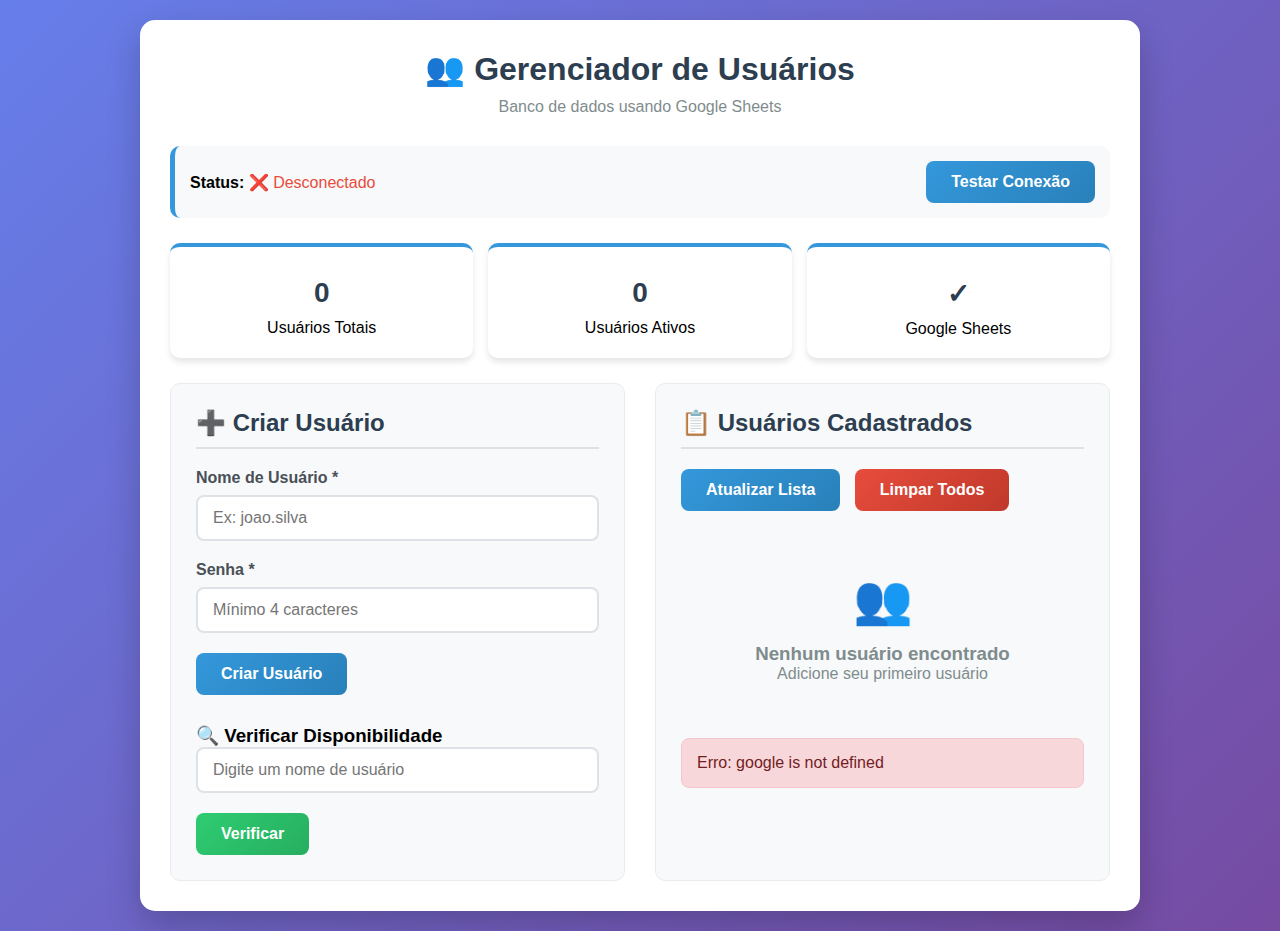
<file: index.html>
<!DOCTYPE html>
<html>
<head>
  <base target="_top">
  <meta charset="UTF-8">
  <meta name="viewport" content="width=device-width, initial-scale=1.0">
  <title>Gerenciador de Usuários</title>
  <style>
    * {
      margin: 0;
      padding: 0;
      box-sizing: border-box;
      font-family: 'Segoe UI', Arial, sans-serif;
    }
    
    body {
      background: linear-gradient(135deg, #667eea 0%, #764ba2 100%);
      min-height: 100vh;
      padding: 20px;
    }
    
    .container {
      max-width: 1000px;
      margin: 0 auto;
      background: white;
      border-radius: 15px;
      padding: 30px;
      box-shadow: 0 15px 35px rgba(0, 0, 0, 0.2);
    }
    
    h1 {
      color: #2c3e50;
      margin-bottom: 10px;
      text-align: center;
    }
    
    .subtitle {
      text-align: center;
      color: #7f8c8d;
      margin-bottom: 30px;
    }
    
    .status-bar {
      background: #f8f9fa;
      padding: 15px;
      border-radius: 10px;
      margin-bottom: 25px;
      display: flex;
      justify-content: space-between;
      align-items: center;
      border-left: 5px solid #3498db;
    }
    
    .main-content {
      display: grid;
      grid-template-columns: 1fr 1fr;
      gap: 30px;
    }
    
    @media (max-width: 768px) {
      .main-content {
        grid-template-columns: 1fr;
      }
    }
    
    .section {
      background: #f8f9fa;
      padding: 25px;
      border-radius: 10px;
      border: 1px solid #e9ecef;
    }
    
    h2 {
      color: #2c3e50;
      margin-bottom: 20px;
      padding-bottom: 10px;
      border-bottom: 2px solid #dee2e6;
    }
    
    .form-group {
      margin-bottom: 20px;
    }
    
    label {
      display: block;
      margin-bottom: 8px;
      font-weight: 600;
      color: #495057;
    }
    
    input {
      width: 100%;
      padding: 12px 15px;
      border: 2px solid #dee2e6;
      border-radius: 8px;
      font-size: 16px;
      transition: border-color 0.3s;
    }
    
    input:focus {
      outline: none;
      border-color: #3498db;
      box-shadow: 0 0 0 3px rgba(52, 152, 219, 0.2);
    }
    
    button {
      padding: 12px 25px;
      border: none;
      border-radius: 8px;
      font-size: 16px;
      font-weight: 600;
      cursor: pointer;
      transition: all 0.3s;
      display: inline-flex;
      align-items: center;
      gap: 8px;
    }
    
    .btn-primary {
      background: linear-gradient(135deg, #3498db 0%, #2980b9 100%);
      color: white;
    }
    
    .btn-primary:hover {
      background: linear-gradient(135deg, #2980b9 0%, #1f639b 100%);
      transform: translateY(-2px);
      box-shadow: 0 5px 15px rgba(52, 152, 219, 0.4);
    }
    
    .btn-danger {
      background: linear-gradient(135deg, #e74c3c 0%, #c0392b 100%);
      color: white;
    }
    
    .btn-danger:hover {
      background: linear-gradient(135deg, #c0392b 0%, #a93226 100%);
      transform: translateY(-2px);
      box-shadow: 0 5px 15px rgba(231, 76, 60, 0.4);
    }
    
    .btn-success {
      background: linear-gradient(135deg, #2ecc71 0%, #27ae60 100%);
      color: white;
    }
    
    .btn-success:hover {
      background: linear-gradient(135deg, #27ae60 0%, #219653 100%);
      transform: translateY(-2px);
      box-shadow: 0 5px 15px rgba(46, 204, 113, 0.4);
    }
    
    .users-list {
      max-height: 400px;
      overflow-y: auto;
      margin-top: 20px;
    }
    
    .user-item {
      background: white;
      padding: 15px;
      border-radius: 8px;
      margin-bottom: 10px;
      border-left: 4px solid #3498db;
      display: flex;
      justify-content: space-between;
      align-items: center;
      box-shadow: 0 2px 5px rgba(0,0,0,0.1);
    }
    
    .user-info {
      flex: 1;
    }
    
    .user-name {
      font-weight: 600;
      color: #2c3e50;
      font-size: 18px;
    }
    
    .user-details {
      margin-top: 5px;
      color: #7f8c8d;
      font-size: 14px;
    }
    
    .user-id {
      font-family: monospace;
      background: #eee;
      padding: 2px 6px;
      border-radius: 4px;
      font-size: 12px;
    }
    
    .user-actions {
      display: flex;
      gap: 8px;
    }
    
    .empty-state {
      text-align: center;
      padding: 40px 20px;
      color: #7f8c8d;
    }
    
    .message {
      padding: 15px;
      border-radius: 8px;
      margin: 15px 0;
      display: none;
    }
    
    .message.success {
      background: #d4edda;
      color: #155724;
      border: 1px solid #c3e6cb;
      display: block;
    }
    
    .message.error {
      background: #f8d7da;
      color: #721c24;
      border: 1px solid #f5c6cb;
      display: block;
    }
    
    .message.info {
      background: #d1ecf1;
      color: #0c5460;
      border: 1px solid #bee5eb;
      display: block;
    }
    
    .stats {
      display: grid;
      grid-template-columns: repeat(auto-fit, minmax(200px, 1fr));
      gap: 15px;
      margin-bottom: 25px;
    }
    
    .stat-card {
      background: white;
      padding: 20px;
      border-radius: 10px;
      text-align: center;
      box-shadow: 0 4px 6px rgba(0,0,0,0.1);
      border-top: 4px solid #3498db;
    }
    
    .stat-number {
      font-size: 28px;
      font-weight: bold;
      color: #2c3e50;
      margin: 10px 0;
    }
    
    .loading {
      display: inline-block;
      width: 20px;
      height: 20px;
      border: 3px solid #f3f3f3;
      border-top: 3px solid #3498db;
      border-radius: 50%;
      animation: spin 1s linear infinite;
    }
    
    @keyframes spin {
      0% { transform: rotate(0deg); }
      100% { transform: rotate(360deg); }
    }
  </style>
</head>
<body>
  <div class="container">
    <h1>👥 Gerenciador de Usuários</h1>
    <p class="subtitle">Banco de dados usando Google Sheets</p>
    
    <div class="status-bar">
      <div>
        <strong>Status:</strong>
        <span id="apiStatus" style="color: #e74c3c;">❌ Desconectado</span>
      </div>
      <button onclick="checkConnection()" class="btn-primary">
        Testar Conexão
      </button>
    </div>
    
    <div class="stats">
      <div class="stat-card">
        <div class="stat-number" id="totalUsers">0</div>
        <div>Usuários Totais</div>
      </div>
      <div class="stat-card">
        <div class="stat-number" id="activeUsers">0</div>
        <div>Usuários Ativos</div>
      </div>
      <div class="stat-card">
        <div class="stat-number">✓</div>
        <div>Google Sheets</div>
      </div>
    </div>
    
    <div class="main-content">
      <div class="section">
        <h2>➕ Criar Usuário</h2>
        <form id="userForm">
          <div class="form-group">
            <label for="username">Nome de Usuário *</label>
            <input type="text" id="username" required placeholder="Ex: joao.silva">
          </div>
          <div class="form-group">
            <label for="password">Senha *</label>
            <input type="password" id="password" required placeholder="Mínimo 4 caracteres" minlength="4">
          </div>
          <button type="submit" class="btn-primary" id="submitBtn">
            Criar Usuário
          </button>
        </form>
        
        <div style="margin-top: 30px;">
          <h3>🔍 Verificar Disponibilidade</h3>
          <div class="form-group">
            <input type="text" id="checkUsername" placeholder="Digite um nome de usuário">
          </div>
          <button onclick="checkUser()" class="btn-success">
            Verificar
          </button>
          <div id="checkResult" class="message"></div>
        </div>
      </div>
      
      <div class="section">
        <h2>📋 Usuários Cadastrados</h2>
        <div style="margin-bottom: 15px;">
          <button onclick="loadUsers()" class="btn-primary">
            Atualizar Lista
          </button>
          <button onclick="deleteAllUsers()" class="btn-danger" style="margin-left: 10px;">
            Limpar Todos
          </button>
        </div>
        
        <div class="users-list" id="usersList">
          <div class="empty-state">
            <div style="font-size: 48px; color: #ddd; margin-bottom: 15px;">👥</div>
            <h3>Nenhum usuário encontrado</h3>
            <p>Adicione seu primeiro usuário</p>
          </div>
        </div>
        
        <div id="message" class="message"></div>
      </div>
    </div>
  </div>

  <script>
    // Função para fazer requisições à API
    async function callApi(action, data = {}) {
      try {
        let url = google.script.run;
        
        // Se for get_users ou check_username, usa GET
        if (action === 'get_users' || action === 'check_username' || action === 'info') {
          const params = new URLSearchParams();
          params.append('action', action);
          Object.keys(data).forEach(key => {
            params.append(key, data[key]);
          });
          
          url = google.script.run.withSuccessHandler(handleSuccess).withFailureHandler(handleError);
          if (action === 'get_users') return url.getUsers();
          if (action === 'check_username') return url.checkUsername({parameter: data});
          if (action === 'info') return url.getApiInfo();
        } else {
          // Para outras ações, usa POST através do google.script.run
          url = google.script.run.withSuccessHandler(handleSuccess).withFailureHandler(handleError);
          if (action === 'register') return url.registerUser({parameter: data});
          if (action === 'delete_user') return url.deleteUser({parameter: data});
        }
      } catch (error) {
        handleError(error);
      }
    }
    
    // Manipuladores de resposta
    function handleSuccess(response) {
      console.log('Success:', response);
      return response;
    }
    
    function handleError(error) {
      console.error('Error:', error);
      showMessage('Erro: ' + error.message, 'error');
    }
    
    // Funções da interface
    function showMessage(text, type = 'info') {
      const messageDiv = document.getElementById('message');
      messageDiv.textContent = text;
      messageDiv.className = 'message ' + type;
      setTimeout(() => {
        messageDiv.className = 'message';
      }, 5000);
    }
    
    async function checkConnection() {
      const statusElement = document.getElementById('apiStatus');
      try {
        google.script.run
          .withSuccessHandler(function(response) {
            statusElement.textContent = '✅ Conectado';
            statusElement.style.color = '#27ae60';
            showMessage('✅ API conectada com sucesso!', 'success');
            loadUsers();
          })
          .withFailureHandler(function(error) {
            statusElement.textContent = '❌ Erro de conexão';
            statusElement.style.color = '#e74c3c';
            showMessage('❌ Erro: ' + error.message, 'error');
          })
          .getApiInfo();
      } catch (error) {
        showMessage('Erro: ' + error.message, 'error');
      }
    }
    
    // Formulário de criação
    document.getElementById('userForm').addEventListener('submit', function(e) {
      e.preventDefault();
      
      const username = document.getElementById('username').value.trim();
      const password = document.getElementById('password').value.trim();
      const submitBtn = document.getElementById('submitBtn');
      
      if (!username || !password) {
        showMessage('Preencha todos os campos', 'error');
        return;
      }
      
      if (password.length < 4) {
        showMessage('Senha deve ter no mínimo 4 caracteres', 'error');
        return;
      }
      
      const originalText = submitBtn.innerHTML;
      submitBtn.innerHTML = '<div class="loading"></div> Criando...';
      submitBtn.disabled = true;
      
      google.script.run
        .withSuccessHandler(function(response) {
          showMessage('✅ Usuário criado com sucesso!', 'success');
          document.getElementById('username').value = '';
          document.getElementById('password').value = '';
          loadUsers();
          submitBtn.innerHTML = originalText;
          submitBtn.disabled = false;
        })
        .withFailureHandler(function(error) {
          showMessage('❌ Erro: ' + error.message, 'error');
          submitBtn.innerHTML = originalText;
          submitBtn.disabled = false;
        })
        .registerUser({parameter: {username: username, password: password}});
    });
    
    // Carregar usuários
    function loadUsers() {
      const usersList = document.getElementById('usersList');
      usersList.innerHTML = '<div class="empty-state"><div class="loading"></div> Carregando...</div>';
      
      google.script.run
        .withSuccessHandler(function(response) {
          if (response.users.length === 0) {
            usersList.innerHTML = `
              <div class="empty-state">
                <div style="font-size: 48px; color: #ddd; margin-bottom: 15px;">👥</div>
                <h3>Nenhum usuário encontrado</h3>
                <p>Adicione seu primeiro usuário</p>
              </div>
            `;
            document.getElementById('totalUsers').textContent = '0';
            document.getElementById('activeUsers').textContent = '0';
            return;
          }
          
          let html = '';
          let activeCount = 0;
          
          response.users.forEach(user => {
            if (user.status === 'active') activeCount++;
            
            html += `
              <div class="user-item">
                <div class="user-info">
                  <div class="user-name">👤 ${user.username}</div>
                  <div class="user-id">ID: ${user.id.substring(0, 12)}...</div>
                  <div class="user-details">
                    Criado: ${new Date(user.created_at).toLocaleDateString('pt-BR')}<br>
                    Status: ${user.status}
                  </div>
                </div>
                <div class="user-actions">
                  <button onclick="deleteUser('${user.id}', '${user.username}')" class="btn-danger">
                    Excluir
                  </button>
                </div>
              </div>
            `;
          });
          
          usersList.innerHTML = html;
          document.getElementById('totalUsers').textContent = response.count;
          document.getElementById('activeUsers').textContent = activeCount;
          showMessage(`✅ ${response.count} usuário(s) carregado(s)`, 'success');
        })
        .withFailureHandler(function(error) {
          usersList.innerHTML = '<div class="empty-state">❌ Erro ao carregar usuários</div>';
          showMessage('❌ Erro: ' + error.message, 'error');
        })
        .getUsers();
    }
    
    // Deletar usuário
    function deleteUser(userId, username) {
      if (!confirm(`Tem certeza que deseja excluir o usuário "${username}"?`)) {
        return;
      }
      
      google.script.run
        .withSuccessHandler(function(response) {
          showMessage(`✅ Usuário "${username}" excluído`, 'success');
          loadUsers();
        })
        .withFailureHandler(function(error) {
          showMessage('❌ Erro: ' + error.message, 'error');
        })
        .deleteUser({parameter: {user_id: userId}});
    }
    
    // Deletar todos os usuários
    function deleteAllUsers() {
      if (!confirm('ATENÇÃO: Isso excluirá TODOS os usuários. Continuar?')) {
        return;
      }
      
      google.script.run
        .withSuccessHandler(function() {
          showMessage('Carregando usuários para exclusão...', 'info');
          loadUsersForDeletion();
        })
        .withFailureHandler(function(error) {
          showMessage('❌ Erro: ' + error.message, 'error');
        })
        .getUsers();
    }
    
    function loadUsersForDeletion() {
      google.script.run
        .withSuccessHandler(function(response) {
          if (response.users.length === 0) {
            showMessage('Nenhum usuário para excluir', 'info');
            return;
          }
          
          let deleted = 0;
          let errors = 0;
          
          response.users.forEach(user => {
            google.script.run
              .withSuccessHandler(function() {
                deleted++;
                if (deleted + errors === response.users.length) {
                  showMessage(`✅ ${deleted} usuário(s) excluído(s)${errors > 0 ? `, ${errors} erro(s)` : ''}`, 
                    errors > 0 ? 'error' : 'success');
                  loadUsers();
                }
              })
              .withFailureHandler(function() {
                errors++;
                if (deleted + errors === response.users.length) {
                  showMessage(`✅ ${deleted} usuário(s) excluído(s)${errors > 0 ? `, ${errors} erro(s)` : ''}`, 
                    errors > 0 ? 'error' : 'success');
                  loadUsers();
                }
              })
              .deleteUser({parameter: {user_id: user.id}});
          });
        })
        .withFailureHandler(function(error) {
          showMessage('❌ Erro: ' + error.message, 'error');
        })
        .getUsers();
    }
    
    // Verificar nome de usuário
    function checkUser() {
      const username = document.getElementById('checkUsername').value.trim();
      const checkResult = document.getElementById('checkResult');
      
      if (!username) {
        checkResult.textContent = 'Digite um nome de usuário';
        checkResult.className = 'message error';
        return;
      }
      
      google.script.run
        .withSuccessHandler(function(response) {
          if (response.available) {
            checkResult.textContent = `✅ "${username}" está disponível!`;
            checkResult.className = 'message success';
          } else {
            checkResult.textContent = `❌ "${username}" já está em uso`;
            checkResult.className = 'message error';
          }
        })
        .withFailureHandler(function(error) {
          checkResult.textContent = '❌ Erro: ' + error.message;
          checkResult.className = 'message error';
        })
        .checkUsername({parameter: {username: username}});
    }
    
    // Inicialização
    document.addEventListener('DOMContentLoaded', function() {
      checkConnection();
    });
  </script>
</body>
</html>
</file>
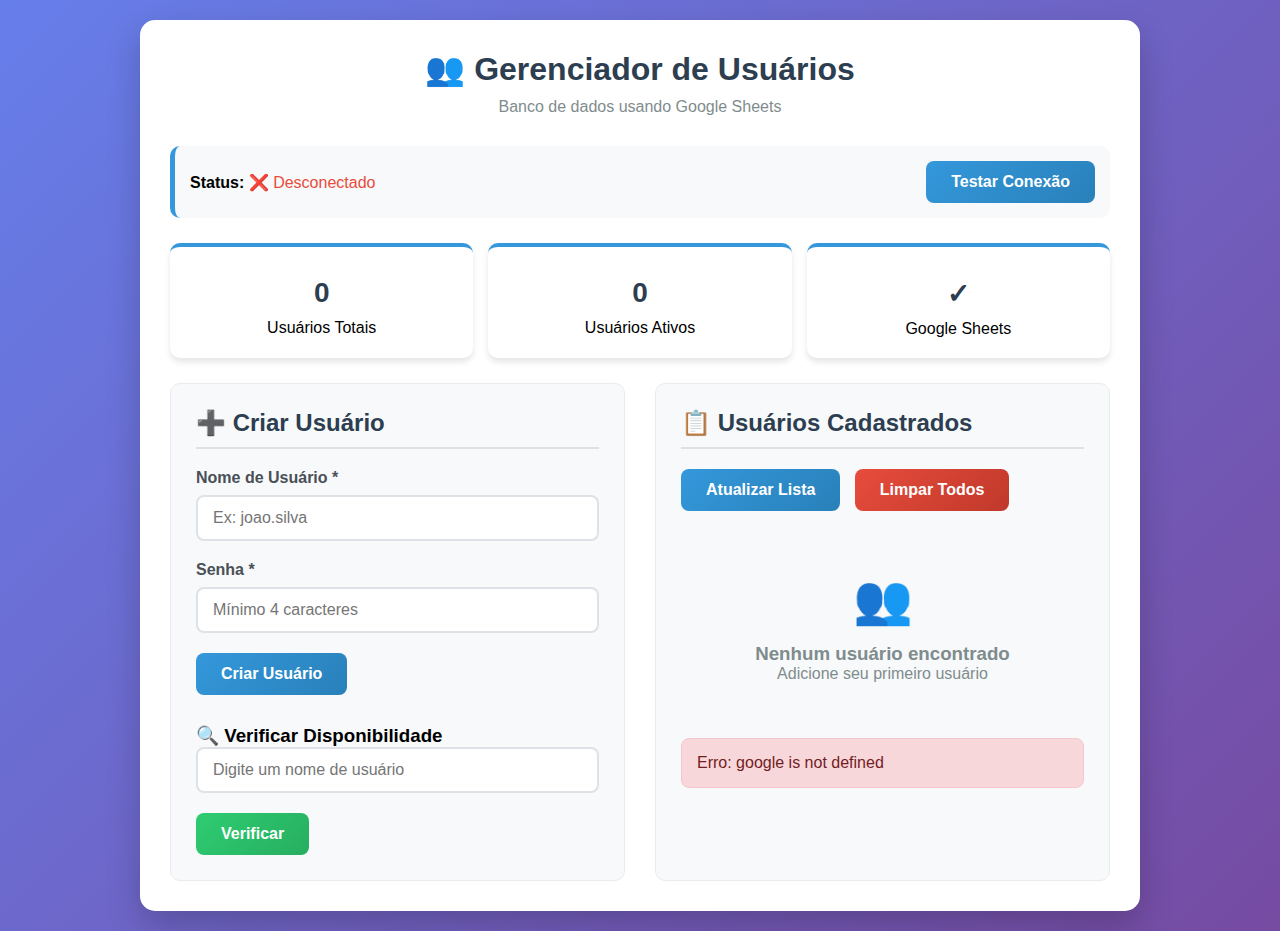
<file: cadastrouser.html>
<!DOCTYPE html>
<html>
<head>
  <base target="_top">
  <meta charset="UTF-8">
  <meta name="viewport" content="width=device-width, initial-scale=1.0">
  <title>Gerenciador de Usuários</title>
  <style>
    * {
      margin: 0;
      padding: 0;
      box-sizing: border-box;
      font-family: 'Segoe UI', Arial, sans-serif;
    }
    
    body {
      background: linear-gradient(135deg, #667eea 0%, #764ba2 100%);
      min-height: 100vh;
      padding: 20px;
    }
    
    .container {
      max-width: 1000px;
      margin: 0 auto;
      background: white;
      border-radius: 15px;
      padding: 30px;
      box-shadow: 0 15px 35px rgba(0, 0, 0, 0.2);
    }
    
    h1 {
      color: #2c3e50;
      margin-bottom: 10px;
      text-align: center;
    }
    
    .subtitle {
      text-align: center;
      color: #7f8c8d;
      margin-bottom: 30px;
    }
    
    .status-bar {
      background: #f8f9fa;
      padding: 15px;
      border-radius: 10px;
      margin-bottom: 25px;
      display: flex;
      justify-content: space-between;
      align-items: center;
      border-left: 5px solid #3498db;
    }
    
    .main-content {
      display: grid;
      grid-template-columns: 1fr 1fr;
      gap: 30px;
    }
    
    @media (max-width: 768px) {
      .main-content {
        grid-template-columns: 1fr;
      }
    }
    
    .section {
      background: #f8f9fa;
      padding: 25px;
      border-radius: 10px;
      border: 1px solid #e9ecef;
    }
    
    h2 {
      color: #2c3e50;
      margin-bottom: 20px;
      padding-bottom: 10px;
      border-bottom: 2px solid #dee2e6;
    }
    
    .form-group {
      margin-bottom: 20px;
    }
    
    label {
      display: block;
      margin-bottom: 8px;
      font-weight: 600;
      color: #495057;
    }
    
    input {
      width: 100%;
      padding: 12px 15px;
      border: 2px solid #dee2e6;
      border-radius: 8px;
      font-size: 16px;
      transition: border-color 0.3s;
    }
    
    input:focus {
      outline: none;
      border-color: #3498db;
      box-shadow: 0 0 0 3px rgba(52, 152, 219, 0.2);
    }
    
    button {
      padding: 12px 25px;
      border: none;
      border-radius: 8px;
      font-size: 16px;
      font-weight: 600;
      cursor: pointer;
      transition: all 0.3s;
      display: inline-flex;
      align-items: center;
      gap: 8px;
    }
    
    .btn-primary {
      background: linear-gradient(135deg, #3498db 0%, #2980b9 100%);
      color: white;
    }
    
    .btn-primary:hover {
      background: linear-gradient(135deg, #2980b9 0%, #1f639b 100%);
      transform: translateY(-2px);
      box-shadow: 0 5px 15px rgba(52, 152, 219, 0.4);
    }
    
    .btn-danger {
      background: linear-gradient(135deg, #e74c3c 0%, #c0392b 100%);
      color: white;
    }
    
    .btn-danger:hover {
      background: linear-gradient(135deg, #c0392b 0%, #a93226 100%);
      transform: translateY(-2px);
      box-shadow: 0 5px 15px rgba(231, 76, 60, 0.4);
    }
    
    .btn-success {
      background: linear-gradient(135deg, #2ecc71 0%, #27ae60 100%);
      color: white;
    }
    
    .btn-success:hover {
      background: linear-gradient(135deg, #27ae60 0%, #219653 100%);
      transform: translateY(-2px);
      box-shadow: 0 5px 15px rgba(46, 204, 113, 0.4);
    }
    
    .users-list {
      max-height: 400px;
      overflow-y: auto;
      margin-top: 20px;
    }
    
    .user-item {
      background: white;
      padding: 15px;
      border-radius: 8px;
      margin-bottom: 10px;
      border-left: 4px solid #3498db;
      display: flex;
      justify-content: space-between;
      align-items: center;
      box-shadow: 0 2px 5px rgba(0,0,0,0.1);
    }
    
    .user-info {
      flex: 1;
    }
    
    .user-name {
      font-weight: 600;
      color: #2c3e50;
      font-size: 18px;
    }
    
    .user-details {
      margin-top: 5px;
      color: #7f8c8d;
      font-size: 14px;
    }
    
    .user-id {
      font-family: monospace;
      background: #eee;
      padding: 2px 6px;
      border-radius: 4px;
      font-size: 12px;
    }
    
    .user-actions {
      display: flex;
      gap: 8px;
    }
    
    .empty-state {
      text-align: center;
      padding: 40px 20px;
      color: #7f8c8d;
    }
    
    .message {
      padding: 15px;
      border-radius: 8px;
      margin: 15px 0;
      display: none;
    }
    
    .message.success {
      background: #d4edda;
      color: #155724;
      border: 1px solid #c3e6cb;
      display: block;
    }
    
    .message.error {
      background: #f8d7da;
      color: #721c24;
      border: 1px solid #f5c6cb;
      display: block;
    }
    
    .message.info {
      background: #d1ecf1;
      color: #0c5460;
      border: 1px solid #bee5eb;
      display: block;
    }
    
    .stats {
      display: grid;
      grid-template-columns: repeat(auto-fit, minmax(200px, 1fr));
      gap: 15px;
      margin-bottom: 25px;
    }
    
    .stat-card {
      background: white;
      padding: 20px;
      border-radius: 10px;
      text-align: center;
      box-shadow: 0 4px 6px rgba(0,0,0,0.1);
      border-top: 4px solid #3498db;
    }
    
    .stat-number {
      font-size: 28px;
      font-weight: bold;
      color: #2c3e50;
      margin: 10px 0;
    }
    
    .loading {
      display: inline-block;
      width: 20px;
      height: 20px;
      border: 3px solid #f3f3f3;
      border-top: 3px solid #3498db;
      border-radius: 50%;
      animation: spin 1s linear infinite;
    }
    
    @keyframes spin {
      0% { transform: rotate(0deg); }
      100% { transform: rotate(360deg); }
    }
  </style>
</head>
<body>
  <div class="container">
    <h1>👥 Gerenciador de Usuários</h1>
    <p class="subtitle">Banco de dados usando Google Sheets</p>
    
    <div class="status-bar">
      <div>
        <strong>Status:</strong>
        <span id="apiStatus" style="color: #e74c3c;">❌ Desconectado</span>
      </div>
      <button onclick="checkConnection()" class="btn-primary">
        Testar Conexão
      </button>
    </div>
    
    <div class="stats">
      <div class="stat-card">
        <div class="stat-number" id="totalUsers">0</div>
        <div>Usuários Totais</div>
      </div>
      <div class="stat-card">
        <div class="stat-number" id="activeUsers">0</div>
        <div>Usuários Ativos</div>
      </div>
      <div class="stat-card">
        <div class="stat-number">✓</div>
        <div>Google Sheets</div>
      </div>
    </div>
    
    <div class="main-content">
      <div class="section">
        <h2>➕ Criar Usuário</h2>
        <form id="userForm">
          <div class="form-group">
            <label for="username">Nome de Usuário *</label>
            <input type="text" id="username" required placeholder="Ex: joao.silva">
          </div>
          <div class="form-group">
            <label for="password">Senha *</label>
            <input type="password" id="password" required placeholder="Mínimo 4 caracteres" minlength="4">
          </div>
          <button type="submit" class="btn-primary" id="submitBtn">
            Criar Usuário
          </button>
        </form>
        
        <div style="margin-top: 30px;">
          <h3>🔍 Verificar Disponibilidade</h3>
          <div class="form-group">
            <input type="text" id="checkUsername" placeholder="Digite um nome de usuário">
          </div>
          <button onclick="checkUser()" class="btn-success">
            Verificar
          </button>
          <div id="checkResult" class="message"></div>
        </div>
      </div>
      
      <div class="section">
        <h2>📋 Usuários Cadastrados</h2>
        <div style="margin-bottom: 15px;">
          <button onclick="loadUsers()" class="btn-primary">
            Atualizar Lista
          </button>
          <button onclick="deleteAllUsers()" class="btn-danger" style="margin-left: 10px;">
            Limpar Todos
          </button>
        </div>
        
        <div class="users-list" id="usersList">
          <div class="empty-state">
            <div style="font-size: 48px; color: #ddd; margin-bottom: 15px;">👥</div>
            <h3>Nenhum usuário encontrado</h3>
            <p>Adicione seu primeiro usuário</p>
          </div>
        </div>
        
        <div id="message" class="message"></div>
      </div>
    </div>
  </div>

  <script>
    // Função para fazer requisições à API
    async function callApi(action, data = {}) {
      try {
        let url = google.script.run;
        
        // Se for get_users ou check_username, usa GET
        if (action === 'get_users' || action === 'check_username' || action === 'info') {
          const params = new URLSearchParams();
          params.append('action', action);
          Object.keys(data).forEach(key => {
            params.append(key, data[key]);
          });
          
          url = google.script.run.withSuccessHandler(handleSuccess).withFailureHandler(handleError);
          if (action === 'get_users') return url.getUsers();
          if (action === 'check_username') return url.checkUsername({parameter: data});
          if (action === 'info') return url.getApiInfo();
        } else {
          // Para outras ações, usa POST através do google.script.run
          url = google.script.run.withSuccessHandler(handleSuccess).withFailureHandler(handleError);
          if (action === 'register') return url.registerUser({parameter: data});
          if (action === 'delete_user') return url.deleteUser({parameter: data});
        }
      } catch (error) {
        handleError(error);
      }
    }
    
    // Manipuladores de resposta
    function handleSuccess(response) {
      console.log('Success:', response);
      return response;
    }
    
    function handleError(error) {
      console.error('Error:', error);
      showMessage('Erro: ' + error.message, 'error');
    }
    
    // Funções da interface
    function showMessage(text, type = 'info') {
      const messageDiv = document.getElementById('message');
      messageDiv.textContent = text;
      messageDiv.className = 'message ' + type;
      setTimeout(() => {
        messageDiv.className = 'message';
      }, 5000);
    }
    
    async function checkConnection() {
      const statusElement = document.getElementById('apiStatus');
      try {
        google.script.run
          .withSuccessHandler(function(response) {
            statusElement.textContent = '✅ Conectado';
            statusElement.style.color = '#27ae60';
            showMessage('✅ API conectada com sucesso!', 'success');
            loadUsers();
          })
          .withFailureHandler(function(error) {
            statusElement.textContent = '❌ Erro de conexão';
            statusElement.style.color = '#e74c3c';
            showMessage('❌ Erro: ' + error.message, 'error');
          })
          .getApiInfo();
      } catch (error) {
        showMessage('Erro: ' + error.message, 'error');
      }
    }
    
    // Formulário de criação
    document.getElementById('userForm').addEventListener('submit', function(e) {
      e.preventDefault();
      
      const username = document.getElementById('username').value.trim();
      const password = document.getElementById('password').value.trim();
      const submitBtn = document.getElementById('submitBtn');
      
      if (!username || !password) {
        showMessage('Preencha todos os campos', 'error');
        return;
      }
      
      if (password.length < 4) {
        showMessage('Senha deve ter no mínimo 4 caracteres', 'error');
        return;
      }
      
      const originalText = submitBtn.innerHTML;
      submitBtn.innerHTML = '<div class="loading"></div> Criando...';
      submitBtn.disabled = true;
      
      google.script.run
        .withSuccessHandler(function(response) {
          showMessage('✅ Usuário criado com sucesso!', 'success');
          document.getElementById('username').value = '';
          document.getElementById('password').value = '';
          loadUsers();
          submitBtn.innerHTML = originalText;
          submitBtn.disabled = false;
        })
        .withFailureHandler(function(error) {
          showMessage('❌ Erro: ' + error.message, 'error');
          submitBtn.innerHTML = originalText;
          submitBtn.disabled = false;
        })
        .registerUser({parameter: {username: username, password: password}});
    });
    
    // Carregar usuários
    function loadUsers() {
      const usersList = document.getElementById('usersList');
      usersList.innerHTML = '<div class="empty-state"><div class="loading"></div> Carregando...</div>';
      
      google.script.run
        .withSuccessHandler(function(response) {
          if (response.users.length === 0) {
            usersList.innerHTML = `
              <div class="empty-state">
                <div style="font-size: 48px; color: #ddd; margin-bottom: 15px;">👥</div>
                <h3>Nenhum usuário encontrado</h3>
                <p>Adicione seu primeiro usuário</p>
              </div>
            `;
            document.getElementById('totalUsers').textContent = '0';
            document.getElementById('activeUsers').textContent = '0';
            return;
          }
          
          let html = '';
          let activeCount = 0;
          
          response.users.forEach(user => {
            if (user.status === 'active') activeCount++;
            
            html += `
              <div class="user-item">
                <div class="user-info">
                  <div class="user-name">👤 ${user.username}</div>
                  <div class="user-id">ID: ${user.id.substring(0, 12)}...</div>
                  <div class="user-details">
                    Criado: ${new Date(user.created_at).toLocaleDateString('pt-BR')}<br>
                    Status: ${user.status}
                  </div>
                </div>
                <div class="user-actions">
                  <button onclick="deleteUser('${user.id}', '${user.username}')" class="btn-danger">
                    Excluir
                  </button>
                </div>
              </div>
            `;
          });
          
          usersList.innerHTML = html;
          document.getElementById('totalUsers').textContent = response.count;
          document.getElementById('activeUsers').textContent = activeCount;
          showMessage(`✅ ${response.count} usuário(s) carregado(s)`, 'success');
        })
        .withFailureHandler(function(error) {
          usersList.innerHTML = '<div class="empty-state">❌ Erro ao carregar usuários</div>';
          showMessage('❌ Erro: ' + error.message, 'error');
        })
        .getUsers();
    }
    
    // Deletar usuário
    function deleteUser(userId, username) {
      if (!confirm(`Tem certeza que deseja excluir o usuário "${username}"?`)) {
        return;
      }
      
      google.script.run
        .withSuccessHandler(function(response) {
          showMessage(`✅ Usuário "${username}" excluído`, 'success');
          loadUsers();
        })
        .withFailureHandler(function(error) {
          showMessage('❌ Erro: ' + error.message, 'error');
        })
        .deleteUser({parameter: {user_id: userId}});
    }
    
    // Deletar todos os usuários
    function deleteAllUsers() {
      if (!confirm('ATENÇÃO: Isso excluirá TODOS os usuários. Continuar?')) {
        return;
      }
      
      google.script.run
        .withSuccessHandler(function() {
          showMessage('Carregando usuários para exclusão...', 'info');
          loadUsersForDeletion();
        })
        .withFailureHandler(function(error) {
          showMessage('❌ Erro: ' + error.message, 'error');
        })
        .getUsers();
    }
    
    function loadUsersForDeletion() {
      google.script.run
        .withSuccessHandler(function(response) {
          if (response.users.length === 0) {
            showMessage('Nenhum usuário para excluir', 'info');
            return;
          }
          
          let deleted = 0;
          let errors = 0;
          
          response.users.forEach(user => {
            google.script.run
              .withSuccessHandler(function() {
                deleted++;
                if (deleted + errors === response.users.length) {
                  showMessage(`✅ ${deleted} usuário(s) excluído(s)${errors > 0 ? `, ${errors} erro(s)` : ''}`, 
                    errors > 0 ? 'error' : 'success');
                  loadUsers();
                }
              })
              .withFailureHandler(function() {
                errors++;
                if (deleted + errors === response.users.length) {
                  showMessage(`✅ ${deleted} usuário(s) excluído(s)${errors > 0 ? `, ${errors} erro(s)` : ''}`, 
                    errors > 0 ? 'error' : 'success');
                  loadUsers();
                }
              })
              .deleteUser({parameter: {user_id: user.id}});
          });
        })
        .withFailureHandler(function(error) {
          showMessage('❌ Erro: ' + error.message, 'error');
        })
        .getUsers();
    }
    
    // Verificar nome de usuário
    function checkUser() {
      const username = document.getElementById('checkUsername').value.trim();
      const checkResult = document.getElementById('checkResult');
      
      if (!username) {
        checkResult.textContent = 'Digite um nome de usuário';
        checkResult.className = 'message error';
        return;
      }
      
      google.script.run
        .withSuccessHandler(function(response) {
          if (response.available) {
            checkResult.textContent = `✅ "${username}" está disponível!`;
            checkResult.className = 'message success';
          } else {
            checkResult.textContent = `❌ "${username}" já está em uso`;
            checkResult.className = 'message error';
          }
        })
        .withFailureHandler(function(error) {
          checkResult.textContent = '❌ Erro: ' + error.message;
          checkResult.className = 'message error';
        })
        .checkUsername({parameter: {username: username}});
    }
    
    // Inicialização
    document.addEventListener('DOMContentLoaded', function() {
      checkConnection();
    });
  </script>
</body>
</html>
</file>
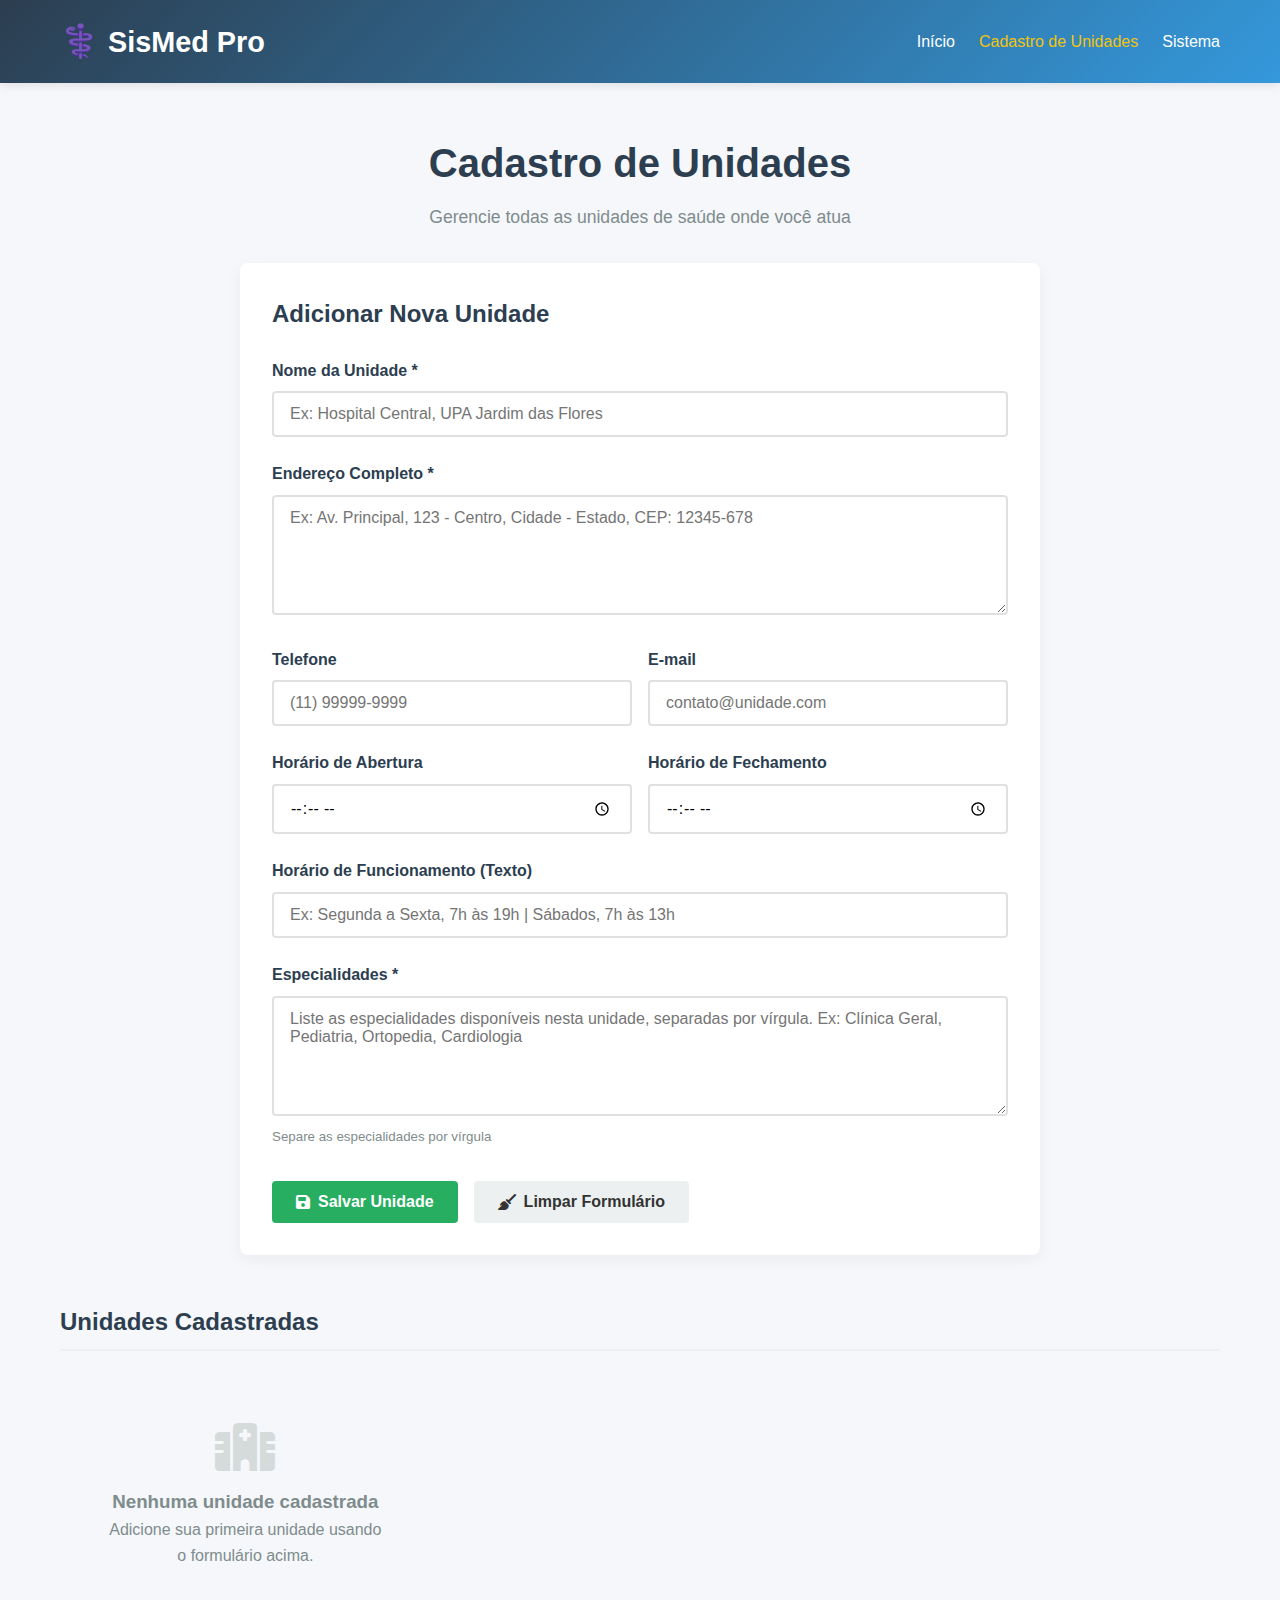
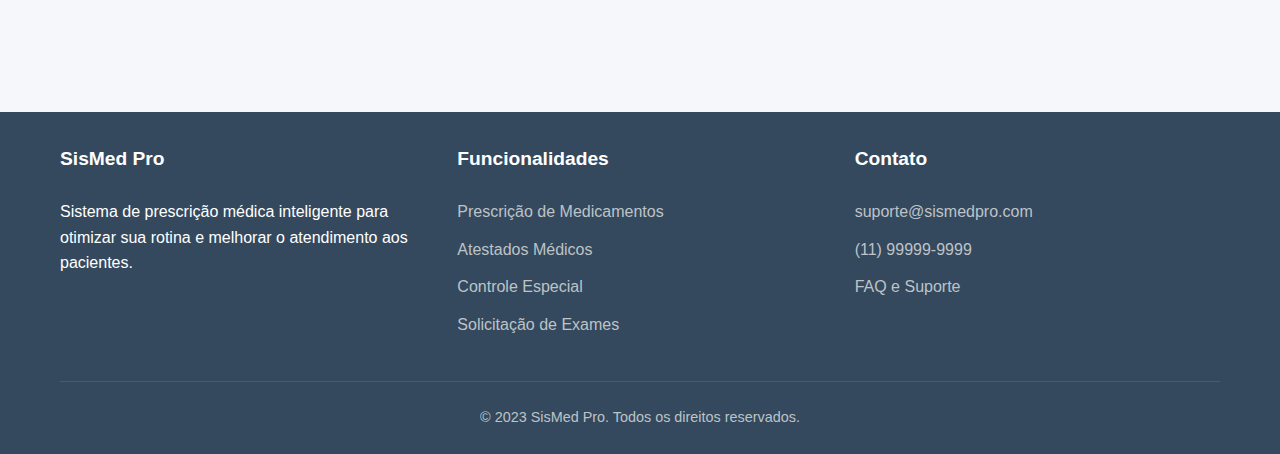
<file: src/cadastrounidade.html>
<!DOCTYPE html>
<html lang="pt-BR">
<head>
    <meta charset="UTF-8">
    <meta name="viewport" content="width=device-width, initial-scale=1.0">
    <title>Cadastro de Unidades - SisMed Pro</title>
    <link rel="icon" href="data:image/svg+xml,<svg xmlns='http://www.w3.org/2000/svg' viewBox='0 0 100 100'><text y='.9em' font-size='90'>⚕️</text></svg>">
    <link rel="stylesheet" href="https://cdnjs.cloudflare.com/ajax/libs/font-awesome/6.4.0/css/all.min.css">
    <style>
        :root {
            --primary: #2c3e50;
            --secondary: #3498db;
            --accent: #e74c3c;
            --success: #27ae60;
            --light: #ecf0f1;
            --dark: #34495e;
            --text: #333;
            --text-light: #7f8c8d;
        }
        
        * {
            margin: 0;
            padding: 0;
            box-sizing: border-box;
            font-family: 'Segoe UI', Tahoma, Geneva, Verdana, sans-serif;
        }
        
        body {
            background-color: #f5f7fa;
            color: var(--text);
            line-height: 1.6;
        }
        
        .container {
            max-width: 1200px;
            margin: 0 auto;
            padding: 0 20px;
        }
        
        /* Header */
        header {
            background: linear-gradient(135deg, var(--primary) 0%, var(--secondary) 100%);
            color: white;
            padding: 1rem 0;
            box-shadow: 0 2px 10px rgba(0,0,0,0.1);
        }
        
        .header-content {
            display: flex;
            justify-content: space-between;
            align-items: center;
        }
        
        .logo {
            font-size: 1.8rem;
            font-weight: bold;
            display: flex;
            align-items: center;
        }
        
        .logo-icon {
            font-size: 2rem;
            margin-right: 0.5rem;
        }
        
        nav ul {
            display: flex;
            list-style: none;
        }
        
        nav li {
            margin-left: 1.5rem;
        }
        
        nav a {
            color: white;
            text-decoration: none;
            font-weight: 500;
            transition: opacity 0.3s;
        }
        
        nav a:hover {
            opacity: 0.8;
        }
        
        /* Main Content */
        .main-content {
            padding: 3rem 0;
            min-height: calc(100vh - 200px);
        }
        
        .page-title {
            text-align: center;
            margin-bottom: 2rem;
        }
        
        .page-title h1 {
            font-size: 2.5rem;
            color: var(--primary);
            margin-bottom: 0.5rem;
        }
        
        .page-title p {
            color: var(--text-light);
            font-size: 1.1rem;
        }
        
        /* Form Section */
        .form-section {
            background-color: white;
            border-radius: 8px;
            padding: 2rem;
            box-shadow: 0 5px 15px rgba(0,0,0,0.05);
            max-width: 800px;
            margin: 0 auto;
        }
        
        .form-group {
            margin-bottom: 1.5rem;
        }
        
        .form-label {
            display: block;
            margin-bottom: 0.5rem;
            font-weight: 600;
            color: var(--primary);
        }
        
        .form-input, .form-textarea, .form-select {
            width: 100%;
            padding: 0.75rem 1rem;
            border: 2px solid #e0e0e0;
            border-radius: 4px;
            font-size: 1rem;
            transition: border-color 0.3s;
        }
        
        .form-input:focus, .form-textarea:focus, .form-select:focus {
            border-color: var(--secondary);
            outline: none;
        }
        
        .form-textarea {
            min-height: 120px;
            resize: vertical;
        }
        
        .form-row {
            display: grid;
            grid-template-columns: 1fr 1fr;
            gap: 1rem;
        }
        
        .form-actions {
            display: flex;
            gap: 1rem;
            margin-top: 2rem;
        }
        
        .btn {
            padding: 0.75rem 1.5rem;
            border: none;
            border-radius: 4px;
            font-size: 1rem;
            font-weight: 600;
            cursor: pointer;
            transition: all 0.3s;
            display: flex;
            align-items: center;
            gap: 0.5rem;
        }
        
        .btn-primary {
            background-color: var(--secondary);
            color: white;
        }
        
        .btn-primary:hover {
            background-color: #2980b9;
            transform: translateY(-2px);
        }
        
        .btn-secondary {
            background-color: var(--light);
            color: var(--text);
        }
        
        .btn-secondary:hover {
            background-color: #d5dbdb;
        }
        
        .btn-success {
            background-color: var(--success);
            color: white;
        }
        
        .btn-success:hover {
            background-color: #219653;
            transform: translateY(-2px);
        }
        
        /* Units List */
        .units-section {
            margin-top: 3rem;
        }
        
        .section-title {
            font-size: 1.5rem;
            color: var(--primary);
            margin-bottom: 1.5rem;
            padding-bottom: 0.5rem;
            border-bottom: 2px solid var(--light);
        }
        
        .units-grid {
            display: grid;
            grid-template-columns: repeat(auto-fill, minmax(300px, 1fr));
            gap: 1.5rem;
        }
        
        .unit-card {
            background-color: white;
            border-radius: 8px;
            padding: 1.5rem;
            box-shadow: 0 5px 15px rgba(0,0,0,0.05);
            transition: transform 0.3s, box-shadow 0.3s;
        }
        
        .unit-card:hover {
            transform: translateY(-5px);
            box-shadow: 0 10px 25px rgba(0,0,0,0.1);
        }
        
        .unit-header {
            display: flex;
            justify-content: space-between;
            align-items: flex-start;
            margin-bottom: 1rem;
        }
        
        .unit-name {
            font-size: 1.2rem;
            font-weight: 600;
            color: var(--primary);
        }
        
        .unit-actions {
            display: flex;
            gap: 0.5rem;
        }
        
        .action-btn {
            background: none;
            border: none;
            color: var(--text-light);
            cursor: pointer;
            font-size: 1rem;
            transition: color 0.3s;
        }
        
        .action-btn:hover {
            color: var(--secondary);
        }
        
        .unit-details {
            color: var(--text-light);
            font-size: 0.9rem;
        }
        
        .unit-detail {
            margin-bottom: 0.5rem;
            display: flex;
            align-items: flex-start;
        }
        
        .unit-detail i {
            margin-right: 0.5rem;
            color: var(--secondary);
            width: 16px;
        }
        
        .unit-specialties {
            margin-top: 1rem;
            padding-top: 1rem;
            border-top: 1px solid var(--light);
        }
        
        .specialty-tag {
            display: inline-block;
            background-color: var(--light);
            color: var(--text);
            padding: 0.25rem 0.5rem;
            border-radius: 4px;
            font-size: 0.8rem;
            margin-right: 0.5rem;
            margin-bottom: 0.5rem;
        }
        
        /* Empty State */
        .empty-state {
            text-align: center;
            padding: 3rem;
            color: var(--text-light);
        }
        
        .empty-state i {
            font-size: 3rem;
            margin-bottom: 1rem;
            color: #d5dbdb;
        }
        
        /* Footer */
        footer {
            background-color: var(--dark);
            color: white;
            padding: 2rem 0 1.5rem;
            margin-top: 3rem;
        }
        
        .footer-content {
            display: grid;
            grid-template-columns: repeat(auto-fit, minmax(250px, 1fr));
            gap: 2rem;
            margin-bottom: 2rem;
        }
        
        .footer-column h3 {
            margin-bottom: 1.5rem;
            font-size: 1.2rem;
        }
        
        .footer-column ul {
            list-style: none;
        }
        
        .footer-column li {
            margin-bottom: 0.75rem;
        }
        
        .footer-column a {
            color: #bdc3c7;
            text-decoration: none;
            transition: color 0.3s;
        }
        
        .footer-column a:hover {
            color: white;
        }
        
        .copyright {
            text-align: center;
            padding-top: 1.5rem;
            border-top: 1px solid rgba(255,255,255,0.1);
            color: #bdc3c7;
            font-size: 0.9rem;
        }
        
        /* Responsive */
        @media (max-width: 768px) {
            .header-content {
                flex-direction: column;
                text-align: center;
            }
            
            nav ul {
                margin-top: 1rem;
            }
            
            .form-row {
                grid-template-columns: 1fr;
            }
            
            .form-actions {
                flex-direction: column;
            }
        }
    </style>
</head>
<body>
    <!-- Header -->
    <header>
        <div class="container">
            <div class="header-content">
                <div class="logo">
                    <span class="logo-icon">⚕️</span>
                    <span>SisMed Pro</span>
                </div>
                <nav>
                    <ul>
                        <li><a href="index.html">Início</a></li>
                        <li><a href="cadastro-unidades.html" style="color: #f1c40f;">Cadastro de Unidades</a></li>
                        <li><a href="sistema.html">Sistema</a></li>
                    </ul>
                </nav>
            </div>
        </div>
    </header>

    <!-- Main Content -->
    <main class="main-content">
        <div class="container">
            <div class="page-title">
                <h1>Cadastro de Unidades</h1>
                <p>Gerencie todas as unidades de saúde onde você atua</p>
            </div>
            
            <!-- Form Section -->
            <section class="form-section">
                <h2 style="margin-bottom: 1.5rem; color: var(--primary);">Adicionar Nova Unidade</h2>
                
                <form id="unit-form">
                    <div class="form-group">
                        <label for="unit-name" class="form-label">Nome da Unidade *</label>
                        <input type="text" id="unit-name" class="form-input" placeholder="Ex: Hospital Central, UPA Jardim das Flores" required>
                    </div>
                    
                    <div class="form-group">
                        <label for="unit-address" class="form-label">Endereço Completo *</label>
                        <textarea id="unit-address" class="form-textarea" placeholder="Ex: Av. Principal, 123 - Centro, Cidade - Estado, CEP: 12345-678" required></textarea>
                    </div>
                    
                    <div class="form-row">
                        <div class="form-group">
                            <label for="unit-phone" class="form-label">Telefone</label>
                            <input type="tel" id="unit-phone" class="form-input" placeholder="(11) 99999-9999">
                        </div>
                        
                        <div class="form-group">
                            <label for="unit-email" class="form-label">E-mail</label>
                            <input type="email" id="unit-email" class="form-input" placeholder="contato@unidade.com">
                        </div>
                    </div>
                    
                    <div class="form-row">
                        <div class="form-group">
                            <label for="unit-opening" class="form-label">Horário de Abertura</label>
                            <input type="time" id="unit-opening" class="form-input">
                        </div>
                        
                        <div class="form-group">
                            <label for="unit-closing" class="form-label">Horário de Fechamento</label>
                            <input type="time" id="unit-closing" class="form-input">
                        </div>
                    </div>
                    
                    <div class="form-group">
                        <label for="unit-schedule" class="form-label">Horário de Funcionamento (Texto)</label>
                        <input type="text" id="unit-schedule" class="form-input" placeholder="Ex: Segunda a Sexta, 7h às 19h | Sábados, 7h às 13h">
                    </div>
                    
                    <div class="form-group">
                        <label for="unit-specialties" class="form-label">Especialidades *</label>
                        <textarea id="unit-specialties" class="form-textarea" placeholder="Liste as especialidades disponíveis nesta unidade, separadas por vírgula. Ex: Clínica Geral, Pediatria, Ortopedia, Cardiologia" required></textarea>
                        <small style="color: var(--text-light);">Separe as especialidades por vírgula</small>
                    </div>
                    
                    <div class="form-actions">
                        <button type="submit" class="btn btn-success">
                            <i class="fas fa-save"></i>
                            Salvar Unidade
                        </button>
                        <button type="button" id="clear-form" class="btn btn-secondary">
                            <i class="fas fa-broom"></i>
                            Limpar Formulário
                        </button>
                    </div>
                </form>
            </section>
            
            <!-- Units List -->
            <section class="units-section">
                <h2 class="section-title">Unidades Cadastradas</h2>
                
                <div id="units-container" class="units-grid">
                    <!-- As unidades serão adicionadas aqui via JavaScript -->
                    <div class="empty-state" id="empty-state">
                        <i class="fas fa-hospital"></i>
                        <h3>Nenhuma unidade cadastrada</h3>
                        <p>Adicione sua primeira unidade usando o formulário acima.</p>
                    </div>
                </div>
            </section>
        </div>
    </main>

    <!-- Footer -->
    <footer>
        <div class="container">
            <div class="footer-content">
                <div class="footer-column">
                    <h3>SisMed Pro</h3>
                    <p>Sistema de prescrição médica inteligente para otimizar sua rotina e melhorar o atendimento aos pacientes.</p>
                </div>
                
                <div class="footer-column">
                    <h3>Funcionalidades</h3>
                    <ul>
                        <li><a href="#">Prescrição de Medicamentos</a></li>
                        <li><a href="#">Atestados Médicos</a></li>
                        <li><a href="#">Controle Especial</a></li>
                        <li><a href="#">Solicitação de Exames</a></li>
                    </ul>
                </div>
                
                <div class="footer-column">
                    <h3>Contato</h3>
                    <ul>
                        <li><a href="mailto:suporte@sismedpro.com">suporte@sismedpro.com</a></li>
                        <li><a href="tel:+551199999999">(11) 99999-9999</a></li>
                        <li><a href="#">FAQ e Suporte</a></li>
                    </ul>
                </div>
            </div>
            
            <div class="copyright">
                &copy; 2023 SisMed Pro. Todos os direitos reservados.
            </div>
        </div>
    </footer>

    <script>
        // Armazenamento local para as unidades
        let units = JSON.parse(localStorage.getItem('sismed_units')) || [];
        
        // Elementos DOM
        const unitForm = document.getElementById('unit-form');
        const unitsContainer = document.getElementById('units-container');
        const emptyState = document.getElementById('empty-state');
        const clearFormBtn = document.getElementById('clear-form');
        
        // Inicializar a página
        document.addEventListener('DOMContentLoaded', function() {
            renderUnits();
            
            // Configurar o formulário
            unitForm.addEventListener('submit', function(e) {
                e.preventDefault();
                saveUnit();
            });
            
            // Configurar botão de limpar formulário
            clearFormBtn.addEventListener('click', function() {
                unitForm.reset();
            });
        });
        
        // Salvar unidade
        function saveUnit() {
            const unitName = document.getElementById('unit-name').value;
            const unitAddress = document.getElementById('unit-address').value;
            const unitPhone = document.getElementById('unit-phone').value;
            const unitEmail = document.getElementById('unit-email').value;
            const unitOpening = document.getElementById('unit-opening').value;
            const unitClosing = document.getElementById('unit-closing').value;
            const unitSchedule = document.getElementById('unit-schedule').value;
            const unitSpecialties = document.getElementById('unit-specialties').value;
            
            // Validar campos obrigatórios
            if (!unitName || !unitAddress || !unitSpecialties) {
                alert('Por favor, preencha todos os campos obrigatórios.');
                return;
            }
            
            // Criar objeto da unidade
            const unit = {
                id: Date.now().toString(),
                name: unitName,
                address: unitAddress,
                phone: unitPhone,
                email: unitEmail,
                opening: unitOpening,
                closing: unitClosing,
                schedule: unitSchedule,
                specialties: unitSpecialties.split(',').map(s => s.trim())
            };
            
            // Adicionar à lista
            units.push(unit);
            
            // Salvar no localStorage
            localStorage.setItem('sismed_units', JSON.stringify(units));
            
            // Atualizar a interface
            renderUnits();
            
            // Limpar formulário
            unitForm.reset();
            
            // Mostrar mensagem de sucesso
            alert('Unidade cadastrada com sucesso!');
        }
        
        // Renderizar unidades na tela
        function renderUnits() {
            // Limpar container
            unitsContainer.innerHTML = '';
            
            // Verificar se há unidades
            if (units.length === 0) {
                unitsContainer.appendChild(emptyState);
                emptyState.style.display = 'block';
                return;
            }
            
            // Esconder estado vazio
            emptyState.style.display = 'none';
            
            // Adicionar cada unidade
            units.forEach(unit => {
                const unitCard = document.createElement('div');
                unitCard.className = 'unit-card';
                
                // Formatar horários
                let scheduleText = unit.schedule || 'Horário não informado';
                if (unit.opening && unit.closing) {
                    scheduleText = `${unit.opening} às ${unit.closing}`;
                    if (unit.schedule) {
                        scheduleText += ` (${unit.schedule})`;
                    }
                }
                
                unitCard.innerHTML = `
                    <div class="unit-header">
                        <div class="unit-name">${unit.name}</div>
                        <div class="unit-actions">
                            <button class="action-btn edit-unit" data-id="${unit.id}">
                                <i class="fas fa-edit"></i>
                            </button>
                            <button class="action-btn delete-unit" data-id="${unit.id}">
                                <i class="fas fa-trash"></i>
                            </button>
                        </div>
                    </div>
                    
                    <div class="unit-details">
                        <div class="unit-detail">
                            <i class="fas fa-map-marker-alt"></i>
                            <span>${unit.address}</span>
                        </div>
                        
                        ${unit.phone ? `
                        <div class="unit-detail">
                            <i class="fas fa-phone"></i>
                            <span>${unit.phone}</span>
                        </div>
                        ` : ''}
                        
                        ${unit.email ? `
                        <div class="unit-detail">
                            <i class="fas fa-envelope"></i>
                            <span>${unit.email}</span>
                        </div>
                        ` : ''}
                        
                        <div class="unit-detail">
                            <i class="fas fa-clock"></i>
                            <span>${scheduleText}</span>
                        </div>
                    </div>
                    
                    <div class="unit-specialties">
                        ${unit.specialties.map(specialty => 
                            `<span class="specialty-tag">${specialty}</span>`
                        ).join('')}
                    </div>
                `;
                
                unitsContainer.appendChild(unitCard);
            });
            
            // Adicionar event listeners para os botões de ação
            document.querySelectorAll('.edit-unit').forEach(btn => {
                btn.addEventListener('click', function() {
                    const unitId = this.getAttribute('data-id');
                    editUnit(unitId);
                });
            });
            
            document.querySelectorAll('.delete-unit').forEach(btn => {
                btn.addEventListener('click', function() {
                    const unitId = this.getAttribute('data-id');
                    deleteUnit(unitId);
                });
            });
        }
        
        // Editar unidade
        function editUnit(unitId) {
            const unit = units.find(u => u.id === unitId);
            if (!unit) return;
            
            // Preencher formulário com dados da unidade
            document.getElementById('unit-name').value = unit.name;
            document.getElementById('unit-address').value = unit.address;
            document.getElementById('unit-phone').value = unit.phone || '';
            document.getElementById('unit-email').value = unit.email || '';
            document.getElementById('unit-opening').value = unit.opening || '';
            document.getElementById('unit-closing').value = unit.closing || '';
            document.getElementById('unit-schedule').value = unit.schedule || '';
            document.getElementById('unit-specialties').value = unit.specialties.join(', ');
            
            // Remover a unidade da lista (será readicionada ao salvar)
            units = units.filter(u => u.id !== unitId);
            localStorage.setItem('sismed_units', JSON.stringify(units));
            
            // Atualizar a interface
            renderUnits();
            
            // Rolar para o topo do formulário
            window.scrollTo({ top: 0, behavior: 'smooth' });
        }
        
        // Excluir unidade
        function deleteUnit(unitId) {
            if (confirm('Tem certeza que deseja excluir esta unidade?')) {
                units = units.filter(u => u.id !== unitId);
                localStorage.setItem('sismed_units', JSON.stringify(units));
                renderUnits();
            }
        }
    </script>
</body>
</html>
</file>
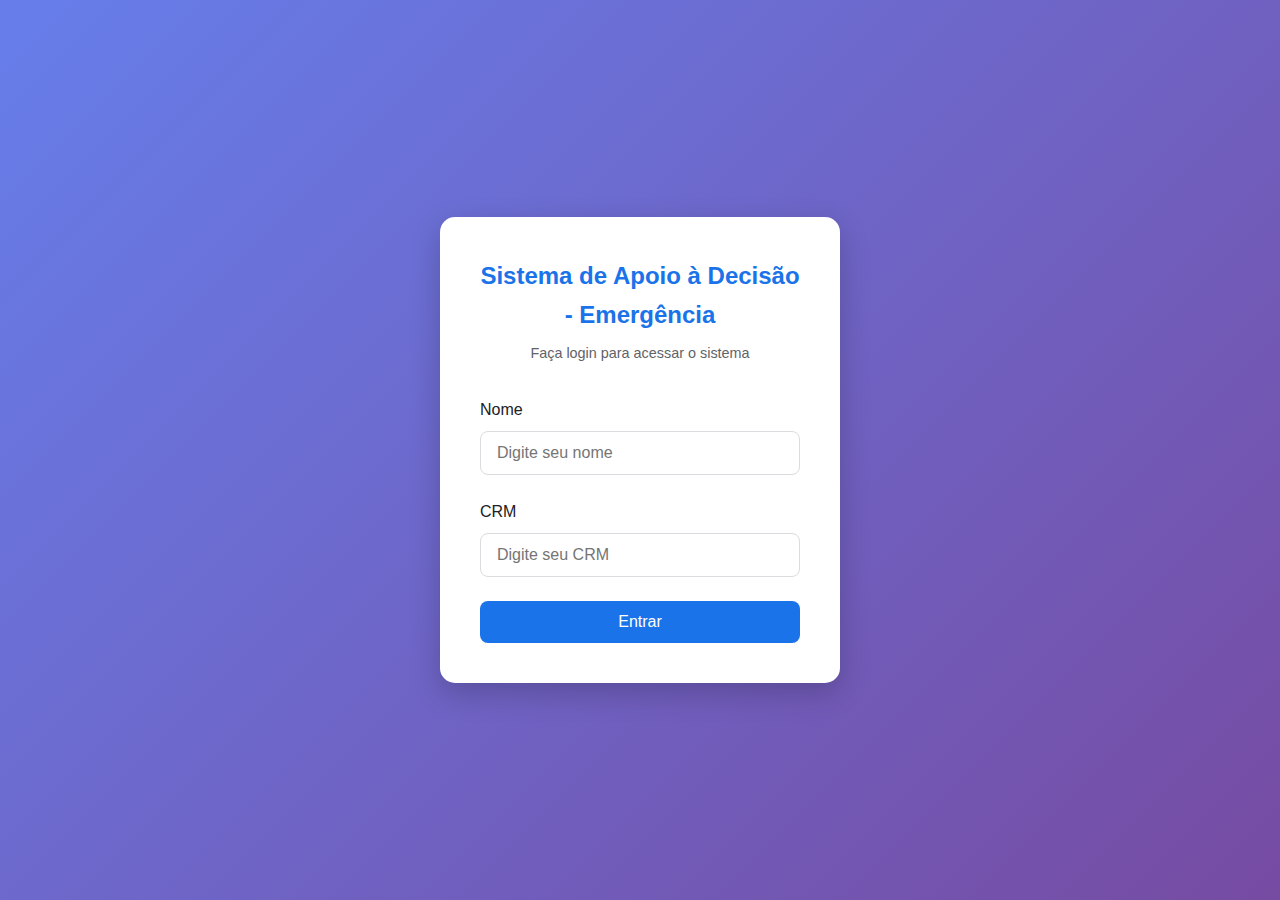
<file: src/fluxos.html>
<!DOCTYPE html>
<html lang="pt-br">
<head>
    <meta charset="UTF-8">
    <meta name="viewport" content="width=device-width, initial-scale=1.0">
    <title>Sistema de Apoio à Decisão - Emergência</title>
    <style>
        /* CSS COMPLETO - Adicionando todas as variáveis e estilos necessários */
        :root {
            --primary-color: #1a73e8;
            --primary-dark: #0d47a1;
            --secondary-color: #34a853;
            --danger-color: #ea4335;
            --warning-color: #fbbc04;
            --text-dark: #202124;
            --text-light: #5f6368;
            --border-color: #dadce0;
            --background-light: #f8f9fa;
            --background-white: #ffffff;
        }

        * {
            margin: 0;
            padding: 0;
            box-sizing: border-box;
        }

        body {
            font-family: 'Segoe UI', Tahoma, Geneva, Verdana, sans-serif;
            background-color: #f5f5f5;
            color: var(--text-dark);
            line-height: 1.6;
        }

        /* Modal de Login */
        .login-modal {
            display: none;
            position: fixed;
            top: 0;
            left: 0;
            width: 100%;
            height: 100%;
            background: linear-gradient(135deg, #667eea 0%, #764ba2 100%);
            z-index: 10000;
            justify-content: center;
            align-items: center;
        }

        .login-modal.active {
            display: flex;
        }

        .login-container {
            background: white;
            padding: 2.5rem;
            border-radius: 15px;
            width: 90%;
            max-width: 400px;
            box-shadow: 0 10px 30px rgba(0,0,0,0.2);
            animation: slideIn 0.3s ease;
        }

        @keyframes slideIn {
            from {
                opacity: 0;
                transform: translateY(-20px);
            }
            to {
                opacity: 1;
                transform: translateY(0);
            }
        }

        .login-header {
            text-align: center;
            margin-bottom: 2rem;
        }

        .login-header h2 {
            color: var(--primary-color);
            margin-bottom: 0.5rem;
            font-size: 1.5rem;
        }

        .login-header p {
            color: var(--text-light);
            font-size: 0.9rem;
        }

        .login-form {
            display: flex;
            flex-direction: column;
            gap: 1.5rem;
        }

        .form-group {
            display: flex;
            flex-direction: column;
        }

        .form-group label {
            margin-bottom: 0.5rem;
            font-weight: 500;
            color: var(--text-dark);
        }

        .form-group input {
            padding: 0.75rem 1rem;
            border: 1px solid var(--border-color);
            border-radius: 8px;
            font-size: 1rem;
            transition: border-color 0.3s;
        }

        .form-group input:focus {
            outline: none;
            border-color: var(--primary-color);
            box-shadow: 0 0 0 2px rgba(26, 115, 232, 0.2);
        }

        button[type="submit"] {
            background: var(--primary-color);
            color: white;
            padding: 0.75rem;
            border: none;
            border-radius: 8px;
            font-size: 1rem;
            font-weight: 500;
            cursor: pointer;
            transition: background-color 0.3s;
        }

        button[type="submit"]:hover {
            background: var(--primary-dark);
        }

        .error-message {
            display: none;
            background-color: #ffebee;
            color: var(--danger-color);
            padding: 0.75rem;
            border-radius: 6px;
            font-size: 0.9rem;
            margin-top: 0.5rem;
        }

        /* Estilos da Aplicação Principal */
        .container {
            max-width: 1200px;
            margin: 0 auto;
            padding: 20px;
        }

        .app-header {
            display: flex;
            justify-content: space-between;
            align-items: center;
            padding: 1rem 0;
            margin-bottom: 2rem;
            border-bottom: 2px solid var(--border-color);
        }

        .app-title h1 {
            color: var(--primary-color);
            font-size: 1.5rem;
        }

        .user-info {
            display: flex;
            align-items: center;
            gap: 1rem;
        }

        .user-info span {
            font-weight: 500;
        }

        .logout-btn {
            background: var(--danger-color);
            color: white;
            border: none;
            padding: 0.5rem 1rem;
            border-radius: 5px;
            cursor: pointer;
            font-size: 0.9rem;
        }

        .current-time {
            font-size: 0.9rem;
            color: var(--text-light);
        }

        /* Navegação por Tabs */
        .tabs-container {
            background: white;
            border-radius: 10px;
            overflow: hidden;
            margin-bottom: 2rem;
            box-shadow: 0 2px 10px rgba(0,0,0,0.1);
        }

        .tabs {
            display: flex;
            background: var(--background-light);
            border-bottom: 1px solid var(--border-color);
        }

        .tab {
            flex: 1;
            padding: 1rem;
            text-align: center;
            background: none;
            border: none;
            cursor: pointer;
            font-size: 1rem;
            font-weight: 500;
            color: var(--text-light);
            transition: all 0.3s;
        }

        .tab:hover {
            background: rgba(0,0,0,0.05);
        }

        .tab.active {
            background: white;
            color: var(--primary-color);
            border-bottom: 3px solid var(--primary-color);
        }

        .tab-content {
            display: none;
            padding: 2rem;
            background: white;
        }

        .tab-content.active {
            display: block;
        }

        /* Estilos dos Cards de Condição */
        .condition-grid {
            display: grid;
            grid-template-columns: repeat(auto-fit, minmax(300px, 1fr));
            gap: 1.5rem;
            margin-top: 1.5rem;
        }

        .condition-card {
            background: var(--background-white);
            border: 2px solid var(--border-color);
            border-radius: 10px;
            padding: 1.5rem;
            cursor: pointer;
            transition: all 0.3s;
        }

        .condition-card:hover {
            transform: translateY(-2px);
            box-shadow: 0 5px 15px rgba(0,0,0,0.1);
            border-color: var(--primary-color);
        }

        .condition-card.selected {
            border-color: var(--primary-color);
            background: #e8f0fe;
        }

        .condition-card h3 {
            color: var(--primary-color);
            margin-bottom: 0.5rem;
        }

        .condition-card p {
            color: var(--text-light);
            font-size: 0.9rem;
        }

        /* Estilos dos Campos de Exame */
        .exam-field {
            margin-bottom: 1.5rem;
        }

        .exam-field label {
            display: block;
            margin-bottom: 0.5rem;
            font-weight: 500;
        }

        .form-control {
            width: 100%;
            padding: 0.75rem;
            border: 1px solid var(--border-color);
            border-radius: 6px;
            font-size: 1rem;
        }

        .alert-box {
            padding: 1rem;
            border-radius: 8px;
            margin-bottom: 1rem;
            display: flex;
            align-items: center;
            gap: 0.5rem;
        }

        .alert-info {
            background: #e3f2fd;
            border-left: 4px solid var(--primary-color);
        }

        .icon {
            font-size: 1.2rem;
        }

        /* Medicamentos de Emergência */
        .emergency-med {
            background: #fff3cd;
            border: 1px solid #ffeaa7;
            border-radius: 6px;
            padding: 0.75rem;
            margin-bottom: 0.5rem;
            font-size: 0.9rem;
        }

        /* Prescrição para Alta */
        .prescription-card {
            background: white;
            border: 1px solid var(--border-color);
            border-radius: 10px;
            padding: 1.5rem;
            box-shadow: 0 2px 8px rgba(0,0,0,0.1);
        }

        .prescription-title {
            color: var(--primary-color);
            font-size: 1.2rem;
            font-weight: 600;
            margin-bottom: 1rem;
            padding-bottom: 0.5rem;
            border-bottom: 2px solid var(--primary-color);
        }

        /* Fluxos Interativos */
        .fluxo-grid {
            display: grid;
            grid-template-columns: repeat(auto-fit, minmax(300px, 1fr));
            gap: 1.5rem;
            margin-top: 1.5rem;
        }

        .fluxo-card {
            background: white;
            border: 1px solid var(--border-color);
            border-radius: 10px;
            padding: 1.5rem;
            box-shadow: 0 2px 8px rgba(0,0,0,0.1);
        }

        .fluxo-card h3 {
            color: var(--primary-color);
            margin-bottom: 0.5rem;
        }

        .fluxo-card p {
            color: var(--text-light);
            font-size: 0.9rem;
            margin-bottom: 1rem;
        }

        .fluxo-buttons {
            display: flex;
            gap: 0.5rem;
            margin-top: 1rem;
        }

        .fluxo-btn {
            flex: 1;
            padding: 0.5rem;
            border: none;
            border-radius: 5px;
            cursor: pointer;
            font-size: 0.9rem;
            transition: all 0.3s;
        }

        .fluxo-btn.primary {
            background: var(--primary-color);
            color: white;
        }

        .fluxo-btn.primary:hover {
            background: var(--primary-dark);
        }

        .fluxo-btn.secondary {
            background: var(--background-light);
            color: var(--text-dark);
        }

        .fluxo-btn.secondary:hover {
            background: var(--border-color);
        }

        /* Fluxo Interativo */
        #fluxo-interativo {
            display: none;
            background: white;
            border-radius: 10px;
            padding: 2rem;
            margin-top: 1rem;
            box-shadow: 0 2px 10px rgba(0,0,0,0.1);
        }

        .step-card {
            max-width: 600px;
            margin: 0 auto;
        }

        .step-header {
            display: flex;
            justify-content: space-between;
            align-items: center;
            margin-bottom: 1.5rem;
            padding-bottom: 1rem;
            border-bottom: 2px solid var(--primary-color);
        }

        .step-title {
            font-size: 1.2rem;
            font-weight: 600;
            color: var(--primary-color);
        }

        .step-number {
            background: var(--primary-color);
            color: white;
            width: 30px;
            height: 30px;
            border-radius: 50%;
            display: flex;
            align-items: center;
            justify-content: center;
            font-weight: bold;
        }

        .step-content {
            margin-bottom: 2rem;
        }

        .step-text {
            margin-bottom: 1.5rem;
        }

        .step-options {
            display: flex;
            flex-direction: column;
            gap: 0.75rem;
            margin-bottom: 2rem;
        }

        .step-option {
            padding: 1rem;
            border: 2px solid var(--border-color);
            border-radius: 8px;
            cursor: pointer;
            transition: all 0.3s;
        }

        .step-option:hover {
            border-color: var(--primary-color);
            background: #e8f0fe;
        }

        .step-option.selected {
            border-color: var(--primary-color);
            background: var(--primary-color);
            color: white;
        }

        .step-actions {
            display: flex;
            gap: 1rem;
        }

        .step-btn {
            flex: 1;
            padding: 0.75rem;
            border: none;
            border-radius: 6px;
            cursor: pointer;
            font-weight: 500;
        }

        .step-btn.primary {
            background: var(--primary-color);
            color: white;
        }

        .step-btn.primary:hover {
            background: var(--primary-dark);
        }

        .step-btn.secondary {
            background: var(--background-light);
            color: var(--text-dark);
        }

        .step-btn.secondary:hover {
            background: var(--border-color);
        }

        .step-btn:disabled {
            opacity: 0.5;
            cursor: not-allowed;
        }

        /* Calculadora NIHSS */
        .calculadora-nihss {
            display: none;
            position: fixed;
            top: 0;
            left: 0;
            width: 100%;
            height: 100%;
            background-color: rgba(0, 0, 0, 0.7);
            z-index: 10001;
            justify-content: center;
            align-items: center;
        }

        .calculadora-nihss.active {
            display: flex;
        }

        .calculadora-container {
            background: white;
            padding: 2rem;
            border-radius: 10px;
            width: 90%;
            max-width: 800px;
            max-height: 90vh;
            overflow-y: auto;
            box-shadow: 0 5px 15px rgba(0,0,0,0.3);
        }

        .calculadora-header {
            text-align: center;
            margin-bottom: 1.5rem;
            padding-bottom: 1rem;
            border-bottom: 2px solid var(--primary-color);
        }

        .calculadora-header h2 {
            color: var(--primary-color);
            margin-bottom: 0.5rem;
        }

        .calculadora-body {
            margin-bottom: 1.5rem;
        }

        .calculadora-group {
            margin-bottom: 1rem;
        }

        .calculadora-group label {
            display: block;
            margin-bottom: 0.5rem;
            font-weight: 500;
            color: var(--text-dark);
        }

        .calculadora-group select {
            width: 100%;
            padding: 0.75rem;
            border: 1px solid var(--border-color);
            border-radius: 5px;
            font-size: 1rem;
            background-color: white;
        }

        .calculadora-result {
            margin-top: 2rem;
            padding: 1rem;
            background-color: #e3f2fd;
            border: 1px solid var(--primary-color);
            border-radius: 8px;
            text-align: center;
        }

        .calculadora-actions {
            display: flex;
            gap: 1rem;
            margin-top: 1.5rem;
        }

        .calculadora-btn {
            flex: 1;
            padding: 0.75rem;
            border: none;
            border-radius: 5px;
            font-size: 1rem;
            cursor: pointer;
            transition: all 0.3s;
        }

        .calculadora-btn.primary {
            background: var(--primary-color);
            color: white;
        }

        .calculadora-btn.primary:hover {
            background: #0d47a1;
        }

        .calculadora-btn.secondary {
            background: #f1f3f4;
            color: var(--text-dark);
        }

        .calculadora-btn.secondary:hover {
            background: #e8eaed;
        }

        .tooltip {
            cursor: help;
            color: #007BFF;
            font-size: 16px;
            margin-left: 5px;
        }

        /* Ações */
        .actions {
            display: flex;
            justify-content: space-between;
            margin-top: 2rem;
            padding-top: 1rem;
            border-top: 1px solid var(--border-color);
        }

        .btn {
            padding: 0.75rem 1.5rem;
            border: none;
            border-radius: 6px;
            cursor: pointer;
            font-weight: 500;
            font-size: 1rem;
        }

        .btn-primary {
            background: var(--primary-color);
            color: white;
        }

        .btn-primary:hover {
            background: var(--primary-dark);
        }

        .btn-secondary {
            background: var(--background-light);
            color: var(--text-dark);
        }

        .btn-secondary:hover {
            background: var(--border-color);
        }

        .btn-danger {
            background: var(--danger-color);
            color: white;
        }

        .btn-danger:hover {
            background: #d32f2f;
        }
    </style>
</head>
<body>
    <!-- Modal de Login -->
    <div id="loginModal" class="login-modal active">
        <div class="login-container">
            <div class="login-header">
                <h2>Sistema de Apoio à Decisão - Emergência</h2>
                <p>Faça login para acessar o sistema</p>
            </div>
            <form id="loginForm" class="login-form">
                <div class="form-group">
                    <label for="loginNome">Nome</label>
                    <input type="text" id="loginNome" placeholder="Digite seu nome" required>
                </div>
                <div class="form-group">
                    <label for="loginCRM">CRM</label>
                    <input type="text" id="loginCRM" placeholder="Digite seu CRM" required>
                </div>
                <div id="loginError" class="error-message">
                    Credenciais inválidas. Por favor, verifique seus dados.
                </div>
                <button type="submit">Entrar</button>
            </form>
        </div>
    </div>

    <!-- Calculadora NIHSS -->
    <div id="calculadoraNIHSS" class="calculadora-nihss">
        <div class="calculadora-container">
            <div class="calculadora-header">
                <h2>Calculadora NIHSS</h2>
                <p>National Institutes of Health Stroke Scale</p>
            </div>
            <div class="calculadora-body" id="nihssCalculadoraBody">
                <!-- Conteúdo será injetado via JavaScript -->
            </div>
            <div class="calculadora-result" id="nihssResultado" style="display: none;">
                <h3>Resultado</h3>
                <p><strong>Escore Total:</strong> <span id="nihssTotal">0</span></p>
                <p><strong>Classificação:</strong> <span id="nihssClassificacao">Sem AVC</span></p>
            </div>
            <div class="calculadora-actions">
                <button class="calculadora-btn secondary" onclick="fecharCalculadoraNIHSS()">Fechar</button>
                <button class="calculadora-btn primary" onclick="calcularNIHSS()">Calcular NIHSS</button>
            </div>
        </div>
    </div>

    <div class="container" style="display: none;" id="mainApp">
        <!-- Cabeçalho da Aplicação -->
        <header class="app-header">
            <div class="app-title">
                <h1>Sistema de Apoio à Decisão - Emergência</h1>
                <div class="current-time" id="current-time"></div>
            </div>
            <div class="user-info">
                <span id="currentUserName"></span>
                <button class="logout-btn" id="logoutBtn">Sair</button>
            </div>
        </header>

        <!-- Navegação por Tabs -->
        <div class="tabs-container">
            <div class="tabs">
                <button class="tab active" data-tab="patient">Paciente</button>
                <button class="tab" data-tab="condition">Condição Clínica</button>
                <button class="tab" data-tab="prescription">Prescrição</button>
                <button class="tab" data-tab="condutas">Fluxos e Condutas</button>
            </div>

            <!-- Aba: Paciente -->
            <div id="patient-tab" class="tab-content active">
                <h2>Dados do Paciente</h2>
                <form class="patient-form">
                    <div class="form-group">
                        <label for="patient-name">Nome Completo</label>
                        <input type="text" id="patient-name" placeholder="Nome do paciente">
                    </div>
                    <div class="form-group">
                        <label for="patient-dob">Data de Nascimento</label>
                        <input type="date" id="patient-dob">
                    </div>
                    <div class="form-group">
                        <label for="patient-age">Idade</label>
                        <input type="number" id="patient-age" readonly>
                    </div>
                    <div class="form-group">
                        <label for="patient-gender">Sexo</label>
                        <select id="patient-gender" class="form-control">
                            <option value="">Selecione...</option>
                            <option value="male">Masculino</option>
                            <option value="female">Feminino</option>
                            <option value="other">Outro</option>
                        </select>
                    </div>
                    <div class="form-group">
                        <label for="patient-sus">Número do SUS</label>
                        <input type="text" id="patient-sus" placeholder="000 0000 0000 0000">
                    </div>
                    <div class="actions">
                        <button type="button" class="btn btn-secondary" id="new-patient">Novo Paciente</button>
                        <button type="button" class="btn btn-primary" id="next-to-condition">Próximo</button>
                    </div>
                </form>
            </div>

            <!-- Aba: Condição Clínica -->
            <div id="condition-tab" class="tab-content">
                <h2>Selecione a Condição Clínica</h2>
                <div class="condition-grid">
                    <div class="condition-card" data-condition="pcr">
                        <h3>Parada Cardiorrespiratória</h3>
                        <p>PCR / Instabilidade Hemodinâmica</p>
                    </div>
                    <div class="condition-card" data-condition="sca">
                        <h3>SCA</h3>
                        <p>Síndrome Coronariana Aguda / Dor Torácica</p>
                    </div>
                    <div class="condition-card" data-condition="avc">
                        <h3>AVC Agudo</h3>
                        <p>Acidente Vascular Cerebral</p>
                    </div>
                </div>
                <div class="actions">
                    <button type="button" class="btn btn-secondary" id="back-to-patient">Voltar</button>
                    <button type="button" class="btn btn-primary" id="next-to-condutas">Próximo</button>
                </div>
            </div>

            <!-- Aba: Fluxos e Condutas -->
            <div id="condutas-tab" class="tab-content">
                <h2>Fluxos e Condutas</h2>
                <div class="fluxo-grid">
                    <div class="fluxo-card" data-fluxo="avc">
                        <h3>Fluxo AVC Agudo</h3>
                        <p>Algoritmo para avaliação e manejo do AVC isquêmico agudo</p>
                        <div class="fluxo-buttons">
                            <button class="fluxo-btn secondary" onclick="verResumo('avc')">Ver Resumo</button>
                            <button class="fluxo-btn primary">Iniciar Fluxo</button>
                        </div>
                    </div>
                </div>
                <div id="fluxo-interativo"></div>
                <div class="actions">
                    <button type="button" class="btn btn-secondary" id="back-to-condition-condutas">Voltar</button>
                    <button type="button" class="btn btn-primary" id="next-to-prescription-condutas">Próximo</button>
                </div>
            </div>

            <!-- Aba: Prescrição -->
            <div id="prescription-tab" class="tab-content">
                <h2>Prescrição Médica</h2>
                <div class="prescription-content">
                    <div class="exam-section">
                        <h3>Exame Físico Específico</h3>
                        <div id="specific-exam">
                            <p class="alert-box alert-info">
                                <span class="icon">ℹ️</span>
                                Selecione uma condição clínica na aba anterior para visualizar o exame físico específico.
                            </p>
                        </div>
                    </div>
                    <div class="medications-section">
                        <h3>Medicamentos para Emergência</h3>
                        <div id="emergency-medications"></div>
                    </div>
                    <div class="home-prescription-section">
                        <h3>Prescrição para Alta</h3>
                        <div id="home-prescription">
                            <p class="alert-box alert-info">
                                <span class="icon">ℹ️</span>
                                Selecione uma condição clínica para visualizar a prescrição para alta.
                            </p>
                        </div>
                    </div>
                </div>
                <div class="actions">
                    <button type="button" class="btn btn-secondary" id="back-to-condutas">Voltar</button>
                    <button type="button" class="btn btn-primary" id="print-prescription">Imprimir Prescrição</button>
                </div>
            </div>
        </div>
    </div>

    <script>
        // Dados das condições (mantenha os dados originais)
        const conditionsData = {
            pcr: {
                name: "Parada Cardiorrespiratória / Instabilidade Hemodinâmica",
                exam: `
                    <div class="exam-field">
                        <label>ABCDE Avaliado:</label>
                        <select class="form-control">
                            <option>Sim, completo</option>
                            <option>Parcialmente</option>
                            <option>Não realizado</option>
                        </select>
                    </div>
                    <div class="exam-field">
                        <label>Via Aérea:</label>
                        <select class="form-control">
                            <option>Patente</option>
                            <option>Obstruída - necessita intervenção</option>
                        </select>
                    </div>
                    <div class="exam-field">
                        <label>Ventilação:</label>
                        <select class="form-control">
                            <option>Espontânea</option>
                            <option>Assistida (BVM)</option>
                            <option>Intubado</option>
                        </select>
                    </div>
                    <div class="exam-field">
                        <label>Circulação:</label>
                        <select class="form-control">
                            <option>Estável</option>
                            <option>Instável - precisa suporte</option>
                            <option>PCR em curso</option>
                        </select>
                    </div>
                    <div class="exam-field">
                        <label>PA (mmHg):</label>
                        <input type="text" class="form-control" placeholder="Ex: 120/80">
                    </div>
                    <div class="exam-field">
                        <label>FC (bpm):</label>
                        <input type="number" class="form-control" placeholder="Ex: 80">
                    </div>
                    <div class="exam-field">
                        <label>SatO2 (%):</label>
                        <input type="number" class="form-control" placeholder="Ex: 98">
                    </div>
                `,
                emergencyMeds: [
                    "Adrenalina 1mg/ml (1:1000) - 0,3-0,5mg IM (anafilaxia)",
                    "Adrenalina 1mg/10ml (1:10.000) - 1mg EV (PCR)",
                    "Amiodarona 300mg EV (FA/TV)",
                    "Atropina 1mg EV (bradicardia)",
                    "Bicarbonato 8,4% 50ml EV (acidose)",
                    "Dobutamina 250mg/250ml (choque cardiogênico)",
                    "Dopamina 200mg/250ml (hipotensão)",
                    "Noradrenalina 4mg/250ml (choque)"
                ],
                homePrescription: `
                    <div class="prescription-card">
                        <div class="prescription-title">Encaminhamento Hospitalar</div>
                        <p>Paciente em instabilidade hemodinâmica requer internação em UTI.</p>
                        <p><strong>Conduta:</strong> Transferência imediata para unidade de referência com suporte avançado.</p>
                    </div>
                `
            },
            sca: {
                name: "Dor Torácica / SCA",
                exam: `
                    <div class="exam-field">
                        <label>ECG realizado:</label>
                        <select class="form-control">
                            <option>Sim, normal</option>
                            <option>Sim, alterado (SST)</option>
                            <option>Sim, alterado (não SST)</option>
                            <option>Não realizado</option>
                        </select>
                    </div>
                    <div class="exam-field">
                        <label>PA (mmHg):</label>
                        <input type="text" class="form-control" placeholder="Ex: 120/80">
                    </div>
                    <div class="exam-field">
                        <label>FC (bpm):</label>
                        <input type="number" class="form-control" placeholder="Ex: 80">
                    </div>
                `,
                emergencyMeds: [
                    "AAS 100-300mg mastigável",
                    "Clopidogrel 300mg ou Ticagrelor 180mg",
                    "Nitroglicerina sublingual 0,4mg",
                    "Morfina 2-4mg EV (se dor intensa)",
                    "Enoxaparina 1mg/kg SC",
                    "Metoprolol 5mg EV (se TA alta)"
                ],
                homePrescription: `
                    <div class="prescription-card">
                        <div class="prescription-title">Encaminhamento Hospitalar</div>
                        <p>Paciente com SCA suspeita necessita internação em unidade coronariana.</p>
                        <p><strong>Conduta:</strong> Transferência para hospital com hemodinâmica.</p>
                    </div>
                `
            },
            avc: {
                name: "AVC Agudo",
                exam: `
                    <div class="exam-field">
                        <label>NIHSS calculado:</label>
                        <input type="number" class="form-control" placeholder="Pontuação NIHSS" id="nihss-score-input">
                        <button class="btn btn-secondary" style="margin-top: 5px; width: 100%;" onclick="abrirCalculadoraNIHSS()">Calcular NIHSS</button>
                    </div>
                    <div class="exam-field">
                        <label>Tempo desde início dos sintomas (LKW):</label>
                        <select class="form-control">
                            <option>≤ 4,5 horas</option>
                            <option>4,5-24 horas</option>
                            <option>> 24 horas</option>
                            <option>Desconhecido</option>
                        </select>
                    </div>
                    <div class="exam-field">
                        <label>TC de crânio realizado:</label>
                        <select class="form-control">
                            <option>Sim, sem hemorragia</option>
                            <option>Sim, com hemorragia</option>
                            <option>Não disponível</option>
                        </select>
                    </div>
                `,
                emergencyMeds: [
                    "rtPA (Alteplase) 0,9mg/kg (máx 90mg) - se elegível",
                    "AAS 100-300mg/dia (após 24h se trombolisado)",
                    "Clopidogrel 300mg carga (se AIT/AVC menor)",
                    "Manitol 20% 100-200ml EV (se hipertensão intracraniana)",
                    "Controle de PA: Labetalol, Nicardipina"
                ],
                homePrescription: `
                    <div class="prescription-card">
                        <div class="prescription-title">Encaminhamento para Unidade de AVC</div>
                        <p>Paciente com AVC agudo requer internação em unidade especializada.</p>
                        <p><strong>Conduta:</strong> Transferência para hospital com neurologia/neuroimagem.</p>
                    </div>
                `
            }
        };

        // Dados dos fluxos interativos
        const fluxosData = {
            avc: {
                titulo: "Fluxo AVC Agudo",
                descricao: "Algoritmo para avaliação e manejo do AVC isquêmico agudo",
                steps: [
                    {
                        id: 1,
                        titulo: "Reconhecimento e Ativação",
                        conteudo: "Suspeita de AVC (déficit focal súbito). Acione protocolo/código AVC. Registre <strong>LKW</strong> (último momento visto bem).",
                        opcoes: [
                            {texto: "Paciente com déficit focal agudo", acao: "next", valor: 2},
                            {texto: "Tempo de LKW desconhecido", acao: "next", valor: 2},
                            {texto: "Paciente já em deterioração", acao: "next", valor: 2}
                        ]
                    },
                    {
                        id: 2,
                        titulo: "ABCDE + Glicemia Capilar",
                        conteudo: "Avaliação inicial: Via aérea, respiração, circulação. Faça <strong>glicemia capilar</strong> imediata.",
                        opcoes: [
                            {texto: "Glicemia normal (70-180 mg/dL)", acao: "next", valor: 3},
                            {texto: "Hipoglicemia (<70 mg/dL) - corrigir", acao: "calc", valor: "glicemia"},
                            {texto: "Hiperglicemia (>180 mg/dL)", acao: "next", valor: 3}
                        ],
                        checklist: [
                            "Via aérea patente",
                            "SpO2 ≥ 94%",
                            "PA medida",
                            "Acesso venoso",
                            "Glicemia realizada"
                        ]
                    },
                    {
                        id: 3,
                        titulo: "Avaliação Neurológica (NIHSS)",
                        conteudo: "Avalie NIHSS rapidamente. Escore NIHSS inicial:",
                        score: {
                            nome: "NIHSS",
                            min: 0,
                            max: 42,
                            atual: 0,
                            categorias: [
                                {nome: "Nível de consciência", max: 3},
                                {nome: "Desvio ocular", max: 2},
                                {nome: "Campo visual", max: 3},
                                {nome: "Paralisia facial", max: 3},
                                {nome: "Força braço esquerdo", max: 4},
                                {nome: "Força braço direito", max: 4},
                                {nome: "Força perna esquerda", max: 4},
                                {nome: "Força perna direita", max: 4},
                                {nome: "Ataxia", max: 2},
                                {nome: "Sensibilidade", max: 2},
                                {nome: "Linguagem", max: 3},
                                {nome: "Disartria", max: 2},
                                {nome: "Extinção/negligência", max: 2}
                            ]
                        },
                        opcoes: [
                            {texto: "NIHSS ≤ 5 (leve)", acao: "score", valor: "leve"},
                            {texto: "NIHSS 6-15 (moderado)", acao: "score", valor: "moderado"},
                            {texto: "NIHSS > 15 (grave)", acao: "score", valor: "grave"},
                            {texto: "Não sei calcular", acao: "calc", valor: "nihss"}
                        ]
                    }
                ]
            }
        };

        // Estado da aplicação
        let currentCondition = null;
        let currentTab = 'patient';
        let medicoLogado = null;
        let currentFluxo = null;
        let fluxoStep = 0;
        let fluxoData = {};

        // Elementos DOM - CORREÇÃO: usando querySelector para garantir que os elementos existam
        const loginModal = document.getElementById('loginModal');
        const mainApp = document.getElementById('mainApp');
        const loginForm = document.getElementById('loginForm');
        const loginError = document.getElementById('loginError');
        const currentUserName = document.getElementById('currentUserName');
        const logoutBtn = document.getElementById('logoutBtn');
        const currentTimeDiv = document.getElementById('current-time');
        const fluxoInterativo = document.getElementById('fluxo-interativo');
        const calculadoraNIHSS = document.getElementById('calculadoraNIHSS');
        const nihssCalculadoraBody = document.getElementById('nihssCalculadoraBody');
        const nihssResultado = document.getElementById('nihssResultado');
        const nihssTotal = document.getElementById('nihssTotal');
        const nihssClassificacao = document.getElementById('nihssClassificacao');

        // Funções de login/logout
        function verificarLogin() {
            const medicoSalvo = localStorage.getItem('medicoLogadoEmergencia');
            if (medicoSalvo) {
                medicoLogado = JSON.parse(medicoSalvo);
                mostrarApp();
            } else {
                mostrarLogin();
            }
        }

        function mostrarLogin() {
            if (loginModal) loginModal.classList.add('active');
            if (mainApp) mainApp.style.display = 'none';
        }

        function mostrarApp() {
            if (loginModal) loginModal.classList.remove('active');
            if (mainApp) mainApp.style.display = 'block';
            if (currentUserName) currentUserName.textContent = medicoLogado.nome;
            initApp();
        }

        function fazerLogin(nome, crm) {
            if (nome && crm) {
                medicoLogado = {
                    nome: nome,
                    crm: crm,
                    dataLogin: new Date().toISOString()
                };
                localStorage.setItem('medicoLogadoEmergencia', JSON.stringify(medicoLogado));
                mostrarApp();
                return true;
            }
            return false;
        }

        function fazerLogout() {
            if (confirm('Deseja realmente sair do sistema?')) {
                localStorage.removeItem('medicoLogadoEmergencia');
                medicoLogado = null;
                mostrarLogin();
                resetarFormularios();
            }
        }

        // Eventos de login/logout
        if (loginForm) {
            loginForm.addEventListener('submit', function(e) {
                e.preventDefault();
                e.stopPropagation();
                
                const nome = document.getElementById('loginNome').value.trim();
                const crm = document.getElementById('loginCRM').value.trim();
                
                if (fazerLogin(nome, crm)) {
                    if (loginError) loginError.style.display = 'none';
                    loginForm.reset();
                } else {
                    if (loginError) loginError.style.display = 'block';
                }
            });
        }

        if (logoutBtn) {
            logoutBtn.addEventListener('click', fazerLogout);
        }

        // Funções dos fluxos interativos
        function iniciarFluxo(tipo) {
            currentFluxo = tipo;
            fluxoStep = 0;
            fluxoData = {
                score: 0,
                respostas: [],
                tempoInicio: new Date()
            };
            
            // Esconder a grid de fluxos e mostrar o fluxo interativo
            const fluxoGrid = document.querySelector('.fluxo-grid');
            if (fluxoGrid) fluxoGrid.style.display = 'none';
            if (fluxoInterativo) {
                fluxoInterativo.style.display = 'block';
                carregarStepFluxo();
            }
        }

        function carregarStepFluxo() {
            const fluxo = fluxosData[currentFluxo];
            if (!fluxo || !fluxo.steps[fluxoStep]) {
                finalizarFluxo();
                return;
            }
            
            const step = fluxo.steps[fluxoStep];
            
            let html = `
                <div class="step-card">
                    <div class="step-header">
                        <div class="step-title">${step.titulo}</div>
                        <div class="step-number">${step.id}</div>
                    </div>
                    <div class="step-content">
                        <div class="step-text">${step.conteudo}</div>
                        
                        ${step.score ? `
                            <div class="score-display">
                                <div>
                                    <div class="score-label">${step.score.nome}</div>
                                    <div class="score-value">${fluxoData.score}</div>
                                </div>
                                <button class="step-btn secondary" onclick="abrirCalculadoraScore('${currentFluxo}')">Calcular</button>
                            </div>
                        ` : ''}
                        
                        ${step.checklist ? `
                            <div class="checklist">
                                ${step.checklist.map(item => `
                                    <div class="checklist-item">
                                        <input type="checkbox" id="check-${step.id}-${item.substring(0,10).replace(/\s/g, '-')}">
                                        <label for="check-${step.id}-${item.substring(0,10).replace(/\s/g, '-')}">${item}</label>
                                    </div>
                                `).join('')}
                            </div>
                        ` : ''}
                    </div>
                    
                    <div class="step-options">
                        ${step.opcoes.map((opcao, index) => `
                            <div class="step-option" onclick="selecionarOpcaoFluxo(${index})" data-index="${index}">
                                ${opcao.texto}
                            </div>
                        `).join('')}
                    </div>
                    
                    <div class="step-actions">
                        <button class="step-btn secondary" onclick="voltarStepFluxo()" ${fluxoStep === 0 ? 'disabled' : ''}>
                            ⬅️ Voltar
                        </button>
                        <button class="step-btn primary" onclick="avancarStepFluxo()" id="btn-avancar" disabled>
                            Avançar ➡️
                        </button>
                    </div>
                </div>
            `;
            
            if (fluxoInterativo) {
                fluxoInterativo.innerHTML = html;
            }
        }

        function selecionarOpcaoFluxo(index) {
            // Remove seleção anterior
            document.querySelectorAll('.step-option').forEach(op => {
                op.classList.remove('selected');
            });
            
            // Adiciona seleção atual
            const opcoes = document.querySelectorAll('.step-option');
            if (opcoes[index]) {
                opcoes[index].classList.add('selected');
                const btnAvancar = document.getElementById('btn-avancar');
                if (btnAvancar) btnAvancar.disabled = false;
                
                // Armazena a resposta
                const fluxo = fluxosData[currentFluxo];
                const step = fluxo.steps[fluxoStep];
                fluxoData.respostas[fluxoStep] = step.opcoes[index];
            }
        }

        function avancarStepFluxo() {
            const opcaoSelecionada = document.querySelector('.step-option.selected');
            if (!opcaoSelecionada) {
                alert('Por favor, selecione uma opção antes de avançar.');
                return;
            }
            
            const fluxo = fluxosData[currentFluxo];
            const step = fluxo.steps[fluxoStep];
            const opcaoIndex = parseInt(opcaoSelecionada.dataset.index);
            const opcao = step.opcoes[opcaoIndex];
            
            // Processa a ação da opção
            switch(opcao.acao) {
                case 'next':
                    if (typeof opcao.valor === 'number') {
                        fluxoStep = opcao.valor - 1;
                    } else {
                        fluxoStep++;
                    }
                    break;
                case 'score':
                    // Atualiza score baseado na seleção
                    if (opcao.valor === 'leve') fluxoData.score = 5;
                    else if (opcao.valor === 'moderado') fluxoData.score = 10;
                    else if (opcao.valor === 'grave') fluxoData.score = 20;
                    fluxoStep++;
                    break;
                case 'calc':
                    if (opcao.valor === 'nihss') {
                        abrirCalculadoraNIHSS();
                        return;
                    }
                    fluxoStep++;
                    break;
                default:
                    fluxoStep++;
            }
            
            if (fluxoStep >= fluxo.steps.length) {
                finalizarFluxo();
            } else {
                carregarStepFluxo();
            }
        }

        function voltarStepFluxo() {
            if (fluxoStep > 0) {
                fluxoStep--;
                carregarStepFluxo();
            }
        }

        function finalizarFluxo() {
            const tempoTotal = Math.round((new Date() - fluxoData.tempoInicio) / 60000);
            
            let html = `
                <div class="step-card">
                    <div class="step-header">
                        <div class="step-title">Fluxo Concluído</div>
                        <div class="step-number">✓</div>
                    </div>
                    
                    <div class="step-content">
                        <div class="score-display">
                            <div>
                                <div class="score-label">Tempo total</div>
                                <div class="score-value">${tempoTotal} min</div>
                            </div>
                            <div>
                                <div class="score-label">NIHSS final</div>
                                <div class="score-value">${fluxoData.score}</div>
                            </div>
                        </div>
                        
                        <div class="step-text">
                            <h4>Resumo das decisões:</h4>
                            <ul>
                                ${fluxoData.respostas.map((r, i) => r ? `<li>${r.texto}</li>` : '').join('')}
                            </ul>
                        </div>
                    </div>
                    
                    <div class="step-actions">
                        <button class="step-btn secondary" onclick="reiniciarFluxo()">
                            🔄 Reiniciar Fluxo
                        </button>
                        <button class="step-btn primary" onclick="voltarParaGrid()">
                            ⬅️ Voltar para Fluxos
                        </button>
                    </div>
                </div>
            `;
            
            if (fluxoInterativo) {
                fluxoInterativo.innerHTML = html;
            }
        }

        function reiniciarFluxo() {
            iniciarFluxo(currentFluxo);
        }

        function voltarParaGrid() {
            if (fluxoInterativo) fluxoInterativo.style.display = 'none';
            const fluxoGrid = document.querySelector('.fluxo-grid');
            if (fluxoGrid) fluxoGrid.style.display = 'grid';
        }

        function abrirCalculadoraScore(tipo) {
            if (tipo === 'avc') {
                abrirCalculadoraNIHSS();
            } else {
                alert('Calculadora para este fluxo em desenvolvimento');
            }
        }

        // Calculadora NIHSS
        function abrirCalculadoraNIHSS() {
            if (!nihssCalculadoraBody) return;
            
            nihssCalculadoraBody.innerHTML = `
                <div class="calculadora-group">
                    <label for="q1a">1a. Nível de Consciência:
                        <span class="tooltip" title="Avalia se o paciente está alerta, sonolento, obtuso ou comatoso. Um 3 é dado se não há resposta a estímulo doloroso.">🛈</span>
                    </label>
                    <select id="q1a">
                        <option value="0">0 - Alerta</option>
                        <option value="1">1 - Sonolento</option>
                        <option value="2">2 - Obtuso</option>
                        <option value="3">3 - Comatoso</option>
                    </select>
                </div>
                <div class="calculadora-group">
                    <label for="q1b">1b. Perguntas sobre Consciência:
                        <span class="tooltip" title="Paciente é perguntado sobre mês e idade. Deve responder corretamente sem ajuda. Afásicos ou com barreiras recebem 2.">🛈</span>
                    </label>
                    <select id="q1b">
                        <option value="0">0 - Ambas corretas</option>
                        <option value="1">1 - Uma correta</option>
                        <option value="2">2 - Nenhuma correta</option>
                    </select>
                </div>
                <div class="calculadora-group">
                    <label for="q1c">1c. Comandos Simples:
                        <span class="tooltip" title="Paciente deve abrir/fechar os olhos e a mão não parética. Vale tentativas mesmo sem completar devido à fraqueza.">🛈</span>
                    </label>
                    <select id="q1c">
                        <option value="0">0 - Ambos corretos</option>
                        <option value="1">1 - Um correto</option>
                        <option value="2">2 - Nenhum</option>
                    </select>
                </div>
                <div class="calculadora-group">
                    <label for="q2">2. Olhos (Desvio do olhar):
                        <span class="tooltip" title="Apenas os movimentos oculares horizontais são testados. Paralisia parcial recebe 1; desvio forçado ou paralisia total, 2.">🛈</span>
                    </label>
                    <select id="q2">
                        <option value="0">0 - Normal</option>
                        <option value="1">1 - Paralisia parcial</option>
                        <option value="2">2 - Desvio forçado</option>
                    </select>
                </div>
                <div class="calculadora-group">
                    <label for="q3">3. Campos Visuais:
                        <span class="tooltip" title="Testa os quatro quadrantes visuais. Hemianopsia parcial = 1, completa = 2, bilateral ou cegueira = 3.">🛈</span>
                    </label>
                    <select id="q3">
                        <option value="0">0 - Normal</option>
                        <option value="1">1 - Hemianopsia parcial</option>
                        <option value="2">2 - Hemianopsia completa</option>
                        <option value="3">3 - Hemianopsia bilateral</option>
                    </select>
                </div>
                <div class="calculadora-group">
                    <label for="q4">4. Paralisia Facial:
                        <span class="tooltip" title="Paciente deve sorrir e fechar os olhos. Assimetria leve = 1, paralisia inferior = 2, completa = 3.">🛈</span>
                    </label>
                    <select id="q4">
                        <option value="0">0 - Normal</option>
                        <option value="1">1 - Assimetria sutil</option>
                        <option value="2">2 - Paralisia parcial</option>
                        <option value="3">3 - Paralisia completa</option>
                    </select>
                </div>
                <div class="calculadora-group">
                    <label for="q5a">5a. Força no Braço Direito:
                        <span class="tooltip" title="Braço em 90º (sentado) ou 45º (deitado). Avalia se o braço cai em até 10s. Queda leve = 1, contra gravidade = 2, sem resistência = 3, nenhum movimento = 4.">🛈</span>
                    </label>
                    <select id="q5a">
                        <option value="0">0 - Sem queda</option>
                        <option value="1">1 - Queda mínima</option>
                        <option value="2">2 - Contra gravidade</option>
                        <option value="3">3 - Cai imediatamente</option>
                        <option value="4">4 - Sem movimento</option>
                    </select>
                </div>
                <div class="calculadora-group">
                    <label for="q5b">5b. Força no Braço Esquerdo:
                        <span class="tooltip" title="Mesma avaliação do braço direito, realizada separadamente.">🛈</span>
                    </label>
                    <select id="q5b">
                        <option value="0">0 - Sem queda</option>
                        <option value="1">1 - Queda mínima</option>
                        <option value="2">2 - Contra gravidade</option>
                        <option value="3">3 - Cai imediatamente</option>
                        <option value="4">4 - Sem movimento</option>
                    </select>
                </div>
                <div class="calculadora-group">
                    <label for="q6a">6a. Força na Perna Direita:
                        <span class="tooltip" title="Perna em extensão a 30º, avalia se há queda antes de 5s. Critérios similares aos dos braços.">🛈</span>
                    </label>
                    <select id="q6a">
                        <option value="0">0 - Sem queda</option>
                        <option value="1">1 - Queda mínima</option>
                        <option value="2">2 - Contra gravidade</option>
                        <option value="3">3 - Cai imediatamente</option>
                        <option value="4">4 - Sem movimento</option>
                    </select>
                </div>
                <div class="calculadora-group">
                    <label for="q6b">6b. Força na Perna Esquerda:
                        <span class="tooltip" title="Mesma avaliação da perna direita.">🛈</span>
                    </label>
                    <select id="q6b">
                        <option value="0">0 - Sem queda</option>
                        <option value="1">1 - Queda mínima</option>
                        <option value="2">2 - Contra gravidade</option>
                        <option value="3">3 - Cai imediatamente</option>
                        <option value="4">4 - Sem movimento</option>
                    </select>
                </div>
                <div class="calculadora-group">
                    <label for="q7">7. Coordenação (Ataxia):
                        <span class="tooltip" title="Testa presença de ataxia cerebelar com testes dedo-nariz e calcanhar-joelho. Deve ser desproporcional à fraqueza.">🛈</span>
                    </label>
                    <select id="q7">
                        <option value="0">0 - Sem ataxia</option>
                        <option value="1">1 - Em um membro</option>
                        <option value="2">2 - Em dois membros</option>
                    </select>
                </div>
                <div class="calculadora-group">
                    <label for="q8">8. Sensibilidade:
                        <span class="tooltip" title="Avalia perda sensitiva atribuída ao AVC. Beliscar face, tronco e membros para detectar perda leve (1) ou total (2).">🛈</span>
                    </label>
                    <select id="q8">
                        <option value="0">0 - Normal</option>
                        <option value="1">1 - Perda leve</option>
                        <option value="2">2 - Perda severa</option>
                    </select>
                </div>
                <div class="calculadora-group">
                    <label for="q9">9. Linguagem:
                        <span class="tooltip" title="Paciente deve nomear objetos, descrever uma figura e repetir frases. Afasia leve = 1, severa = 2, mudo = 3.">🛈</span>
                    </label>
                    <select id="q9">
                        <option value="0">0 - Normal</option>
                        <option value="1">1 - Afasia leve</option>
                        <option value="2">2 - Afasia severa</option>
                        <option value="3">3 - Mudo</option>
                    </select>
                </div>
                <div class="calculadora-group">
                    <label for="q10">10. Disartria:
                        <span class="tooltip" title="Avalia clareza da fala. Leve = entendível com esforço. Grave = ininteligível ou anártrico.">🛈</span>
                    </label>
                    <select id="q10">
                        <option value="0">0 - Normal</option>
                        <option value="1">1 - Leve</option>
                        <option value="2">2 - Grave</option>
                    </select>
                </div>
                <div class="calculadora-group">
                    <label for="q11">11. Negligência (Extinção):
                        <span class="tooltip" title="Testa se o paciente ignora estímulos em um lado do corpo. Estímulo simultâneo visual ou tátil. Hemi-inatenção profunda = 2.">🛈</span>
                    </label>
                    <select id="q11">
                        <option value="0">0 - Sem negligência</option>
                        <option value="1">1 - Leve</option>
                        <option value="2">2 - Grave</option>
                    </select>
                </div>
            `;
            
            if (calculadoraNIHSS) {
                calculadoraNIHSS.classList.add('active');
                if (nihssResultado) nihssResultado.style.display = 'none';
            }
        }

        function fecharCalculadoraNIHSS() {
            if (calculadoraNIHSS) {
                calculadoraNIHSS.classList.remove('active');
            }
        }

        function calcularNIHSS() {
            let total = 0;
            const ids = [
                'q1a', 'q1b', 'q1c',
                'q2', 'q3', 'q4',
                'q5a', 'q5b',
                'q6a', 'q6b',
                'q7', 'q8', 'q9', 'q10', 'q11'
            ];
            
            ids.forEach(id => {
                const element = document.getElementById(id);
                if (element) {
                    total += parseInt(element.value);
                }
            });

            let interpretacao = '';
            if (total === 0) interpretacao = 'Sem AVC';
            else if (total <= 4) interpretacao = 'AVC leve';
            else if (total <= 15) interpretacao = 'AVC moderado';
            else if (total <= 20) interpretacao = 'AVC moderado a grave';
            else interpretacao = 'AVC grave';

            if (nihssTotal) nihssTotal.textContent = total;
            if (nihssClassificacao) nihssClassificacao.textContent = interpretacao;
            if (nihssResultado) nihssResultado.style.display = 'block';
            
            // Se estiver no fluxo AVC, atualiza o score
            if (currentFluxo === 'avc') {
                fluxoData.score = total;
                // Atualiza também o input na aba de prescrição se estiver aberto
                const nihssInput = document.getElementById('nihss-score-input');
                if (nihssInput) {
                    nihssInput.value = total;
                }
            }
            
            // Rolar para o resultado
            if (nihssResultado) {
                nihssResultado.scrollIntoView({ behavior: 'smooth' });
            }
        }

        function verResumo(tipo) {
            const fluxo = fluxosData[tipo];
            alert(`Resumo do Fluxo: ${fluxo.titulo}\n\n${fluxo.descricao}\n\nTotal de passos: ${fluxo.steps.length}`);
        }

        // Funções originais da aplicação
        function initApp() {
            if (!medicoLogado) return;
            
            updateCurrentTime();
            initEvents();
            
            console.log('Sistema de Emergência inicializado para:', medicoLogado.nome);
        }

        function updateCurrentTime() {
            const now = new Date();
            const timeString = now.toLocaleTimeString('pt-BR', { 
                hour: '2-digit', 
                minute: '2-digit',
                second: '2-digit'
            });
            const dateString = now.toLocaleDateString('pt-BR', {
                day: '2-digit',
                month: '2-digit',
                year: 'numeric'
            });
            if (currentTimeDiv) {
                currentTimeDiv.textContent = `${dateString} ${timeString}`;
            }
        }

        function resetarFormularios() {
            const patientNameInput = document.getElementById('patient-name');
            const patientDobInput = document.getElementById('patient-dob');
            const patientAgeInput = document.getElementById('patient-age');
            const patientSusInput = document.getElementById('patient-sus');
            const patientGenderSelect = document.getElementById('patient-gender');
            
            if (patientNameInput) patientNameInput.value = '';
            if (patientDobInput) patientDobInput.value = '';
            if (patientAgeInput) patientAgeInput.value = '';
            if (patientSusInput) patientSusInput.value = '';
            if (patientGenderSelect) patientGenderSelect.value = '';
            
            const conditionCards = document.querySelectorAll('.condition-card');
            if (conditionCards) {
                conditionCards.forEach(card => {
                    card.classList.remove('selected');
                });
            }
            
            currentCondition = null;
            currentTab = 'patient';
            switchTab('patient');
            
            const specificExamDiv = document.getElementById('specific-exam');
            if (specificExamDiv) {
                specificExamDiv.innerHTML = `
                    <p class="alert-box alert-info">
                        <span class="icon">ℹ️</span>
                        Selecione uma condição clínica na aba anterior para visualizar o exame físico específico e as prescrições.
                    </p>`;
            }
                
            const homePrescriptionDiv = document.getElementById('home-prescription');
            if (homePrescriptionDiv) {
                homePrescriptionDiv.innerHTML = `
                    <p class="alert-box alert-info">
                        <span class="icon">ℹ️</span>
                        Selecione uma condição clínica para visualizar a prescrição para alta.
                    </p>`;
            }
            
            const emergencyMedsDiv = document.getElementById('emergency-medications');
            if (emergencyMedsDiv) {
                emergencyMedsDiv.innerHTML = '';
            }
            
            // Resetar fluxo se estiver aberto
            if (fluxoInterativo) {
                voltarParaGrid();
            }
        }

        function switchTab(tabName) {
            currentTab = tabName;
            
            // Remove active de todas as tabs
            const tabs = document.querySelectorAll('.tab');
            tabs.forEach(tab => {
                tab.classList.remove('active');
            });
            
            // Adiciona active na tab clicada
            const activeTab = document.querySelector(`.tab[data-tab="${tabName}"]`);
            if (activeTab) {
                activeTab.classList.add('active');
            }
            
            // Remove active de todos os conteúdos
            const tabContents = document.querySelectorAll('.tab-content');
            tabContents.forEach(content => {
                content.classList.remove('active');
            });
            
            // Adiciona active no conteúdo correspondente
            const activeContent = document.getElementById(`${tabName}-tab`);
            if (activeContent) {
                activeContent.classList.add('active');
            }
            
            // Se for a aba de prescrição, atualiza os dados
            if (tabName === 'prescription') {
                updatePrescriptionTab();
            }
            
            // Se for a aba de condutas, garante que a grid esteja visível
            if (tabName === 'condutas' && fluxoInterativo) {
                voltarParaGrid();
            }
        }

        function selectCondition(conditionId) {
            // Remove seleção de todas as condições
            const conditionCards = document.querySelectorAll('.condition-card');
            conditionCards.forEach(card => {
                card.classList.remove('selected');
            });
            
            // Adiciona seleção na condição clicada
            const selectedCard = document.querySelector(`[data-condition="${conditionId}"]`);
            if (selectedCard) {
                selectedCard.classList.add('selected');
            }
            
            currentCondition = conditionId;
            
            // Se estiver na aba de prescrição, atualiza imediatamente
            if (currentTab === 'prescription') {
                updatePrescriptionTab();
            }
        }

        function updatePrescriptionTab() {
            const specificExamDiv = document.getElementById('specific-exam');
            const homePrescriptionDiv = document.getElementById('home-prescription');
            const emergencyMedsDiv = document.getElementById('emergency-medications');
            
            if (!currentCondition || !conditionsData[currentCondition]) {
                if (specificExamDiv) {
                    specificExamDiv.innerHTML = `
                        <p class="alert-box alert-info">
                            <span class="icon">ℹ️</span>
                            Selecione uma condição clínica na aba anterior para visualizar o exame físico específico e as prescrições.
                        </p>`;
                }
                if (homePrescriptionDiv) {
                    homePrescriptionDiv.innerHTML = `
                        <p class="alert-box alert-info">
                            <span class="icon">ℹ️</span>
                            Selecione uma condição clínica para visualizar a prescrição para alta.
                        </p>`;
                }
                if (emergencyMedsDiv) {
                    emergencyMedsDiv.innerHTML = '';
                }
                return;
            }
            
            const condition = conditionsData[currentCondition];
            
            if (specificExamDiv) {
                specificExamDiv.innerHTML = `
                    <div class="alert-box alert-info">
                        <span class="icon">ℹ️</span>
                        <strong>${condition.name}</strong> - Exame Físico Específico
                    </div>
                    ${condition.exam}`;
            }
            
            if (emergencyMedsDiv) {
                emergencyMedsDiv.innerHTML = '';
                condition.emergencyMeds.forEach(med => {
                    const medDiv = document.createElement('div');
                    medDiv.className = 'emergency-med';
                    medDiv.textContent = med;
                    emergencyMedsDiv.appendChild(medDiv);
                });
            }
            
            if (homePrescriptionDiv) {
                homePrescriptionDiv.innerHTML = condition.homePrescription;
            }
        }

        function calculateAge() {
            const patientDobInput = document.getElementById('patient-dob');
            const patientAgeInput = document.getElementById('patient-age');
            
            if (!patientDobInput || !patientDobInput.value || !patientAgeInput) return;
            
            const birthDate = new Date(patientDobInput.value);
            const today = new Date();
            let age = today.getFullYear() - birthDate.getFullYear();
            const monthDiff = today.getMonth() - birthDate.getMonth();
            
            if (monthDiff < 0 || (monthDiff === 0 && today.getDate() < birthDate.getDate())) {
                age--;
            }
            
            patientAgeInput.value = age;
        }

        function printPrescription() {
            if (!currentCondition) {
                alert('Selecione uma condição clínica antes de imprimir a prescrição.');
                return;
            }
            
            const condition = conditionsData[currentCondition];
            const patientNameInput = document.getElementById('patient-name');
            const patientAgeInput = document.getElementById('patient-age');
            const patientSusInput = document.getElementById('patient-sus');
            const patientGenderSelect = document.getElementById('patient-gender');
            
            const patientName = patientNameInput ? patientNameInput.value || '[NÃO INFORMADO]' : '[NÃO INFORMADO]';
            const patientAge = patientAgeInput ? patientAgeInput.value || '[NÃO INFORMADO]' : '[NÃO INFORMADO]';
            const patientSus = patientSusInput ? patientSusInput.value || '[NÃO INFORMADO]' : '[NÃO INFORMADO]';
            const patientGender = patientGenderSelect ? patientGenderSelect.value || '[NÃO INFORMADO]' : '[NÃO INFORMADO]';
            const genderText = patientGender === 'male' ? 'Masculino' : 
                             patientGender === 'female' ? 'Feminino' : 
                             '[NÃO INFORMADO]';
            
            const medicoNome = medicoLogado ? medicoLogado.nome : '[MÉDICO NÃO IDENTIFICADO]';
            const medicoCRM = medicoLogado ? medicoLogado.crm : '[CRM NÃO INFORMADO]';
            
            const printWindow = window.open('', '_blank');
            printWindow.document.write(`
                <html>
                <head>
                    <title>Prescrição Médica - ${patientName}</title>
                    <style>
                        body { font-family: Arial, sans-serif; line-height: 1.6; margin: 40px; }
                        .header { border-bottom: 2px solid #333; padding-bottom: 10px; margin-bottom: 20px; }
                        .patient-info { margin-bottom: 30px; }
                        .section { margin-bottom: 25px; }
                        .section-title { font-weight: bold; font-size: 18px; margin-bottom: 10px; border-bottom: 1px solid #ccc; padding-bottom: 5px; }
                        .medication { margin-bottom: 15px; }
                        .medication-name { font-weight: bold; }
                        .footer { margin-top: 50px; border-top: 1px solid #ccc; padding-top: 10px; font-size: 12px; }
                        @media print {
                            body { margin: 20px; }
                        }
                    </style>
                </head>
                <body>
                    <div class="header">
                        <h1>Prescrição Médica - Emergência</h1>
                        <p><strong>Data:</strong> ${new Date().toLocaleDateString('pt-BR')}</p>
                        <p><strong>Médico:</strong> ${medicoNome} - ${medicoCRM}</p>
                    </div>
                    
                    <div class="patient-info">
                        <h2>Dados do Paciente</h2>
                        <p><strong>Nome:</strong> ${patientName}</p>
                        <p><strong>Idade:</strong> ${patientAge} anos</p>
                        <p><strong>Sexo:</strong> ${genderText}</p>
                        <p><strong>SUS:</strong> ${patientSus}</p>
                        <p><strong>Condição:</strong> ${condition.name}</p>
                    </div>
                    
                    <div class="section">
                        <div class="section-title">Medicamentos para Uso na Emergência</div>
                        ${condition.emergencyMeds.map(med => `
                            <div class="medication">
                                <div class="medication-name">${med}</div>
                            </div>
                        `).join('')}
                    </div>
                    
                    <div class="section">
                        <div class="section-title">Prescrição para Alta / Ambulatorial</div>
                        ${condition.homePrescription.replace(/<[^>]*>/g, '')}
                    </div>
                    
                    <div class="footer">
                        <p>Prescrição gerada pelo Sistema de Apoio à Decisão - Emergência</p>
                        <p>Baseado no protocolo "Plantão Rápido"</p>
                        <p>Médico responsável: ${medicoNome} - ${medicoCRM}</p>
                    </div>
                    
                    <script>
                        window.onload = function() {
                            window.print();
                            setTimeout(function() {
                                window.close();
                            }, 1000);
                        };
                    <\/script>
                </body>
                </html>
            `);
            printWindow.document.close();
        }

        function initEvents() {
            // Navegação entre abas via botões
            const nextToConditionBtn = document.getElementById('next-to-condition');
            const backToPatientBtn = document.getElementById('back-to-patient');
            const nextToCondutasBtn = document.getElementById('next-to-condutas');
            const backToConditionCondutasBtn = document.getElementById('back-to-condition-condutas');
            const nextToPrescriptionCondutasBtn = document.getElementById('next-to-prescription-condutas');
            const backToCondutasBtn = document.getElementById('back-to-condutas');
            const printPrescriptionBtn = document.getElementById('print-prescription');
            const newPatientBtn = document.getElementById('new-patient');
            
            if (nextToConditionBtn) {
                nextToConditionBtn.addEventListener('click', () => {
                    switchTab('condition');
                });
            }
            
            if (backToPatientBtn) {
                backToPatientBtn.addEventListener('click', () => {
                    switchTab('patient');
                });
            }
            
            if (nextToCondutasBtn) {
                nextToCondutasBtn.addEventListener('click', () => {
                    switchTab('condutas');
                });
            }
            
            if (backToConditionCondutasBtn) {
                backToConditionCondutasBtn.addEventListener('click', () => {
                    switchTab('condition');
                });
            }
            
            if (nextToPrescriptionCondutasBtn) {
                nextToPrescriptionCondutasBtn.addEventListener('click', () => {
                    if (!currentCondition) {
                        alert('Por favor, selecione uma condição clínica antes de prosseguir.');
                        return;
                    }
                    switchTab('prescription');
                    updatePrescriptionTab();
                });
            }
            
            if (backToCondutasBtn) {
                backToCondutasBtn.addEventListener('click', () => {
                    switchTab('condutas');
                });
            }
            
            // Eventos de clique nas tabs
            const tabs = document.querySelectorAll('.tab');
            if (tabs.length > 0) {
                tabs.forEach(tab => {
                    tab.addEventListener('click', function(e) {
                        e.preventDefault();
                        const tabName = this.dataset.tab;
                        if (tabName === 'prescription' && !currentCondition) {
                            alert('Por favor, selecione uma condição clínica antes de acessar as prescrições.');
                            return;
                        }
                        switchTab(tabName);
                    });
                });
            }
            
            // Seleção de condições clínicas
            const conditionCards = document.querySelectorAll('.condition-card');
            if (conditionCards.length > 0) {
                conditionCards.forEach(card => {
                    card.addEventListener('click', function() {
                        const conditionId = this.dataset.condition;
                        selectCondition(conditionId);
                    });
                });
            }
            
            // Calcular idade automaticamente
            const patientDobInput = document.getElementById('patient-dob');
            if (patientDobInput) {
                patientDobInput.addEventListener('change', calculateAge);
            }
            
            // Botões de ação
            if (printPrescriptionBtn) {
                printPrescriptionBtn.addEventListener('click', printPrescription);
            }
            
            if (newPatientBtn) {
                newPatientBtn.addEventListener('click', function(e) {
                    e.preventDefault();
                    if (confirm('Deseja limpar os dados e iniciar um novo paciente?')) {
                        resetarFormularios();
                    }
                });
            }
            
            // Adicionar event listeners para os botões dos fluxos
            document.addEventListener('click', function(e) {
                if (e.target && e.target.classList.contains('fluxo-btn')) {
                    if (e.target.textContent.includes('Iniciar Fluxo')) {
                        const fluxoCard = e.target.closest('.fluxo-card');
                        if (fluxoCard) {
                            const fluxoType = fluxoCard.dataset.fluxo;
                            iniciarFluxo(fluxoType);
                        }
                    }
                }
            });
            
            // Atualizar hora a cada segundo
            setInterval(updateCurrentTime, 1000);
        }

        // Inicializar verificação de login
        document.addEventListener('DOMContentLoaded', verificarLogin);
    </script>
</body>
</html>
</file>
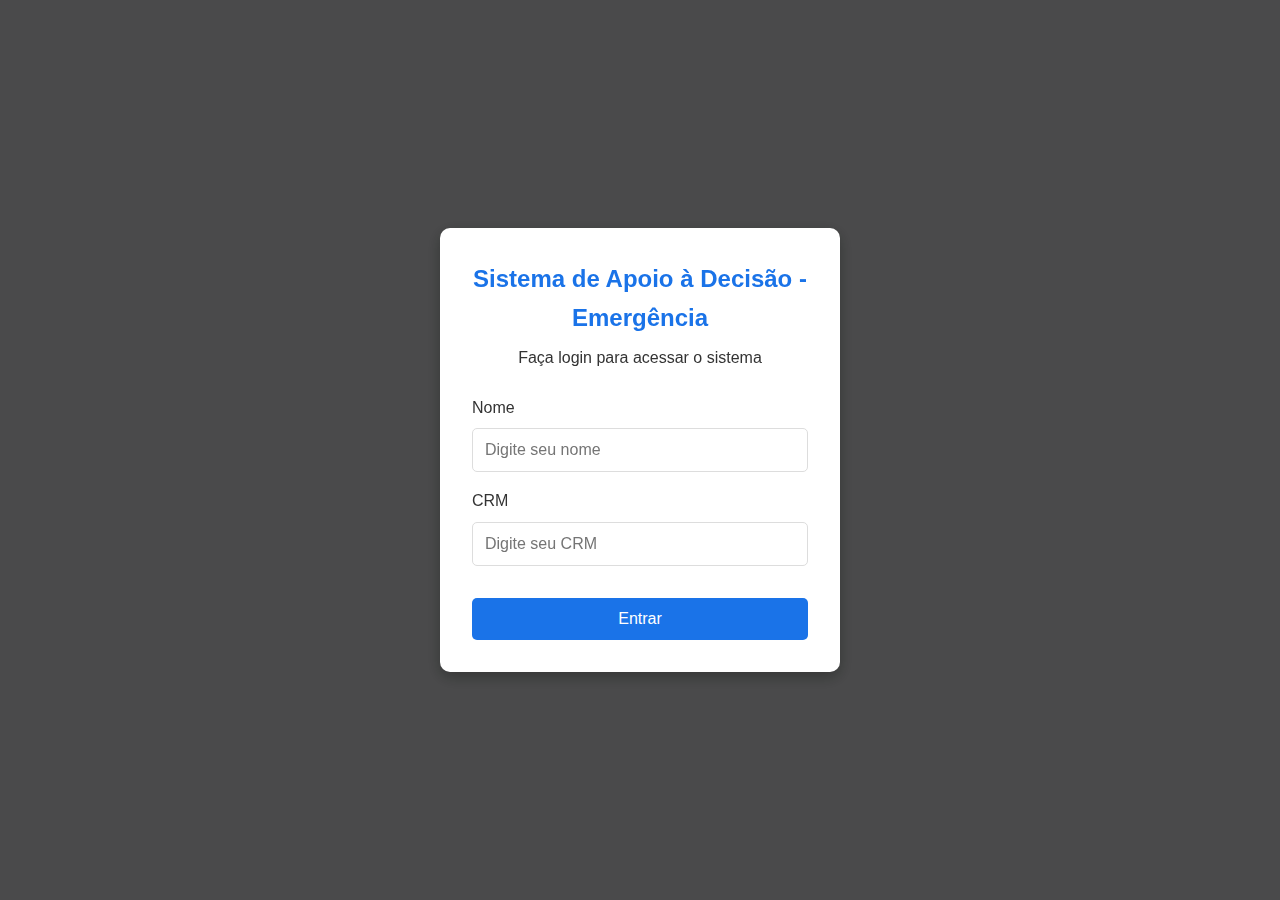
<file: src/fluxos1.html>
<!DOCTYPE html>
<html lang="pt-br">
<head>
    <meta charset="UTF-8">
    <meta name="viewport" content="width=device-width, initial-scale=1.0">
    <title>Sistema de Apoio à Decisão - Emergência</title>
    <style>
        :root {
            --primary-color: #1a73e8;
            --danger-color: #d32f2f;
            --warning-color: #f57c00;
            --success-color: #388e3c;
            --light-bg: #f5f5f5;
            --border-color: #ddd;
            --text-dark: #333;
            --text-light: #666;
            --shadow: 0 2px 4px rgba(0,0,0,0.1);
        }

        * {
            margin: 0;
            padding: 0;
            box-sizing: border-box;
            font-family: 'Segoe UI', Tahoma, Geneva, Verdana, sans-serif;
        }

        body {
            background-color: #f8f9fa;
            color: var(--text-dark);
            line-height: 1.6;
        }

        .container {
            max-width: 1400px;
            margin: 0 auto;
            padding: 20px;
        }

        .header {
            background: linear-gradient(135deg, var(--primary-color), #0d47a1);
            color: white;
            padding: 20px;
            border-radius: 10px 10px 0 0;
            box-shadow: var(--shadow);
            margin-bottom: 20px;
            position: relative;
        }

        .header h1 {
            font-size: 28px;
            font-weight: 600;
            display: flex;
            align-items: center;
            gap: 10px;
        }

        .header h1::before {
            content: "⚕️";
            font-size: 32px;
        }

        .subtitle {
            font-size: 16px;
            opacity: 0.9;
            margin-top: 5px;
        }

        .time-display {
            font-size: 14px;
            color: var(--text-light);
            text-align: right;
            margin-top: 10px;
        }

        .user-info-header {
            position: absolute;
            top: 20px;
            right: 20px;
            display: flex;
            align-items: center;
            gap: 10px;
            background: rgba(255, 255, 255, 0.1);
            padding: 8px 15px;
            border-radius: 20px;
            backdrop-filter: blur(10px);
        }

        .user-name {
            font-weight: 500;
            color: white;
        }

        .logout-btn {
            background: none;
            border: 1px solid rgba(255, 255, 255, 0.3);
            color: white;
            cursor: pointer;
            font-size: 12px;
            padding: 4px 8px;
            border-radius: 4px;
        }

        .logout-btn:hover {
            background: rgba(255, 255, 255, 0.1);
        }

        .tabs {
            display: flex;
            border-bottom: 1px solid var(--border-color);
            margin-bottom: 20px;
            flex-wrap: wrap;
        }

        .tab {
            padding: 12px 20px;
            cursor: pointer;
            font-weight: 500;
            border-bottom: 3px solid transparent;
            transition: all 0.3s;
            white-space: nowrap;
        }

        .tab.active {
            border-bottom-color: var(--primary-color);
            color: var(--primary-color);
        }

        .tab-content {
            display: none;
        }

        .tab-content.active {
            display: block;
            animation: fadeIn 0.5s ease;
        }

        @keyframes fadeIn {
            from { opacity: 0; transform: translateY(10px); }
            to { opacity: 1; transform: translateY(0); }
        }

        .card {
            background-color: white;
            border-radius: 10px;
            padding: 20px;
            box-shadow: var(--shadow);
            margin-bottom: 20px;
            border-left: 4px solid var(--primary-color);
        }

        .card.danger {
            border-left-color: var(--danger-color);
        }

        .card.warning {
            border-left-color: var(--warning-color);
        }

        .card-title {
            font-size: 18px;
            font-weight: 600;
            margin-bottom: 15px;
            color: var(--primary-color);
            display: flex;
            align-items: center;
            gap: 8px;
        }

        .card-title.danger {
            color: var(--danger-color);
        }

        .card-title.warning {
            color: var(--warning-color);
        }

        .patient-info {
            display: grid;
            grid-template-columns: repeat(auto-fill, minmax(250px, 1fr));
            gap: 15px;
            margin-bottom: 20px;
        }

        .form-group {
            margin-bottom: 15px;
        }

        .form-group label {
            display: block;
            margin-bottom: 5px;
            font-weight: 500;
            color: var(--text-dark);
        }

        .form-control {
            width: 100%;
            padding: 10px 12px;
            border: 1px solid var(--border-color);
            border-radius: 6px;
            font-size: 16px;
            transition: border-color 0.3s;
        }

        .form-control:focus {
            outline: none;
            border-color: var(--primary-color);
            box-shadow: 0 0 0 2px rgba(26, 115, 232, 0.2);
        }

        .condition-grid {
            display: grid;
            grid-template-columns: repeat(auto-fill, minmax(300px, 1fr));
            gap: 15px;
            margin-top: 15px;
        }

        .condition-card {
            border: 1px solid var(--border-color);
            border-radius: 8px;
            padding: 15px;
            cursor: pointer;
            transition: all 0.3s;
            background-color: white;
        }

        .condition-card:hover {
            transform: translateY(-3px);
            box-shadow: 0 4px 8px rgba(0,0,0,0.1);
            border-color: var(--primary-color);
        }

        .condition-card.selected {
            border-color: var(--primary-color);
            background-color: rgba(26, 115, 232, 0.05);
        }

        .condition-card.danger {
            border-left: 4px solid var(--danger-color);
        }

        .condition-card.warning {
            border-left: 4px solid var(--warning-color);
        }

        .condition-card .condition-title {
            font-weight: 600;
            margin-bottom: 8px;
            display: flex;
            align-items: center;
            gap: 8px;
        }

        .condition-card .condition-desc {
            font-size: 14px;
            color: var(--text-light);
        }

        .exam-section {
            margin-top: 20px;
        }

        .exam-field {
            margin-bottom: 15px;
        }

        .prescription-section {
            margin-top: 20px;
        }

        .prescription-card {
            border: 1px solid var(--border-color);
            border-radius: 8px;
            padding: 15px;
            margin-bottom: 15px;
            background-color: #f9f9f9;
        }

        .prescription-title {
            font-weight: 600;
            margin-bottom: 10px;
            color: var(--primary-color);
            display: flex;
            align-items: center;
            gap: 8px;
        }

        .medication-item {
            padding: 10px;
            background-color: white;
            border-radius: 6px;
            margin-bottom: 10px;
            border-left: 4px solid var(--success-color);
        }

        .medication-name {
            font-weight: 600;
            margin-bottom: 5px;
        }

        .medication-dosage {
            font-size: 14px;
            color: var(--text-light);
        }

        .emergency-meds {
            display: grid;
            grid-template-columns: repeat(auto-fill, minmax(200px, 1fr));
            gap: 10px;
            margin-top: 10px;
        }

        .emergency-med {
            background-color: #fff3e0;
            border: 1px solid #ffb74d;
            border-radius: 6px;
            padding: 10px;
            font-size: 14px;
        }

        .btn {
            padding: 12px 24px;
            border: none;
            border-radius: 6px;
            font-size: 16px;
            font-weight: 500;
            cursor: pointer;
            transition: all 0.3s;
            display: inline-flex;
            align-items: center;
            justify-content: center;
            gap: 8px;
        }

        .btn-primary {
            background-color: var(--primary-color);
            color: white;
        }

        .btn-primary:hover {
            background-color: #0d47a1;
        }

        .btn-secondary {
            background-color: #f1f3f4;
            color: var(--text-dark);
        }

        .btn-secondary:hover {
            background-color: #e8eaed;
        }

        .btn-danger {
            background-color: var(--danger-color);
            color: white;
        }

        .btn-danger:hover {
            background-color: #b71c1c;
        }

        .action-buttons {
            display: flex;
            gap: 15px;
            margin-top: 20px;
            flex-wrap: wrap;
        }

        .priority-badge {
            display: inline-block;
            padding: 3px 8px;
            border-radius: 12px;
            font-size: 12px;
            font-weight: 600;
            margin-left: 10px;
        }

        .priority-high {
            background-color: #ffebee;
            color: var(--danger-color);
        }

        .priority-medium {
            background-color: #fff3e0;
            color: var(--warning-color);
        }

        .priority-low {
            background-color: #e8f5e9;
            color: var(--success-color);
        }

        .icon {
            font-size: 20px;
        }

        .alert-box {
            padding: 15px;
            border-radius: 8px;
            margin-bottom: 20px;
            display: flex;
            align-items: center;
            gap: 12px;
        }

        .alert-danger {
            background-color: #ffebee;
            border-left: 4px solid var(--danger-color);
            color: var(--danger-color);
        }

        .alert-warning {
            background-color: #fff3e0;
            border-left: 4px solid var(--warning-color);
            color: var(--warning-color);
        }

        .alert-info {
            background-color: #e3f2fd;
            border-left: 4px solid var(--primary-color);
            color: var(--primary-color);
        }

        /* Estilos para a nova aba de fluxos */
        .fluxo-grid {
            display: grid;
            grid-template-columns: repeat(auto-fill, minmax(320px, 1fr));
            gap: 20px;
            margin-top: 20px;
        }

        .fluxo-card {
            border: 1px solid var(--border-color);
            border-radius: 12px;
            padding: 0;
            overflow: hidden;
            transition: all 0.3s;
            background: white;
        }

        .fluxo-card:hover {
            transform: translateY(-5px);
            box-shadow: 0 10px 25px rgba(0,0,0,0.1);
        }

        .fluxo-header {
            background: linear-gradient(135deg, var(--primary-color), #0d47a1);
            color: white;
            padding: 15px;
            display: flex;
            justify-content: space-between;
            align-items: center;
        }

        .fluxo-title {
            font-size: 16px;
            font-weight: 600;
        }

        .fluxo-score {
            background: rgba(255, 255, 255, 0.2);
            padding: 4px 10px;
            border-radius: 20px;
            font-size: 12px;
            font-weight: 600;
        }

        .fluxo-body {
            padding: 15px;
        }

        .fluxo-desc {
            font-size: 14px;
            color: var(--text-light);
            margin-bottom: 15px;
            line-height: 1.5;
        }

        .fluxo-time {
            display: flex;
            align-items: center;
            gap: 5px;
            font-size: 13px;
            color: var(--text-light);
            margin-bottom: 10px;
        }

        .fluxo-time::before {
            content: "⏱️";
            font-size: 14px;
        }

        .fluxo-actions {
            display: flex;
            gap: 10px;
            margin-top: 15px;
        }

        .fluxo-btn {
            flex: 1;
            padding: 10px;
            border: none;
            border-radius: 8px;
            font-size: 14px;
            font-weight: 500;
            cursor: pointer;
            transition: all 0.3s;
        }

        .fluxo-btn.primary {
            background: var(--primary-color);
            color: white;
        }

        .fluxo-btn.primary:hover {
            background: #0d47a1;
        }

        .fluxo-btn.secondary {
            background: #f1f3f4;
            color: var(--text-dark);
        }

        .fluxo-btn.secondary:hover {
            background: #e8eaed;
        }

        /* Estilos para os fluxos interativos */
        .step-card {
            background: #f9f9f9;
            border: 1px solid var(--border-color);
            border-radius: 10px;
            padding: 20px;
            margin-bottom: 20px;
            position: relative;
        }

        .step-header {
            display: flex;
            justify-content: space-between;
            align-items: center;
            margin-bottom: 15px;
            padding-bottom: 10px;
            border-bottom: 1px solid var(--border-color);
        }

        .step-title {
            font-size: 18px;
            font-weight: 600;
            color: var(--primary-color);
        }

        .step-number {
            background: var(--primary-color);
            color: white;
            width: 30px;
            height: 30px;
            border-radius: 50%;
            display: flex;
            align-items: center;
            justify-content: center;
            font-weight: 600;
        }

        .step-content {
            margin-bottom: 20px;
        }

        .step-text {
            font-size: 15px;
            line-height: 1.6;
            color: var(--text-dark);
            margin-bottom: 15px;
        }

        .step-options {
            display: grid;
            gap: 10px;
            margin: 20px 0;
        }

        .step-option {
            padding: 15px;
            border: 2px solid var(--border-color);
            border-radius: 8px;
            background: white;
            cursor: pointer;
            transition: all 0.3s;
        }

        .step-option:hover {
            border-color: var(--primary-color);
            background: rgba(26, 115, 232, 0.05);
        }

        .step-option.selected {
            border-color: var(--primary-color);
            background: rgba(26, 115, 232, 0.1);
        }

        .step-actions {
            display: flex;
            gap: 10px;
            justify-content: flex-end;
            margin-top: 20px;
        }

        .step-btn {
            padding: 10px 20px;
            border: none;
            border-radius: 6px;
            font-weight: 500;
            cursor: pointer;
            transition: all 0.3s;
        }

        .step-btn.primary {
            background: var(--primary-color);
            color: white;
        }

        .step-btn.primary:hover {
            background: #0d47a1;
        }

        .step-btn.secondary {
            background: #f1f3f4;
            color: var(--text-dark);
        }

        .step-btn.secondary:hover {
            background: #e8eaed;
        }

        .score-display {
            background: #e3f2fd;
            border: 1px solid var(--primary-color);
            border-radius: 8px;
            padding: 15px;
            margin: 20px 0;
            display: flex;
            justify-content: space-between;
            align-items: center;
        }

        .score-value {
            font-size: 24px;
            font-weight: 700;
            color: var(--primary-color);
        }

        .score-label {
            font-size: 14px;
            color: var(--text-light);
        }

        .timeline {
            display: flex;
            align-items: center;
            margin: 20px 0;
            gap: 5px;
        }

        .timeline-step {
            flex: 1;
            padding: 10px;
            text-align: center;
            background: #f5f5f5;
            border-radius: 6px;
            font-size: 12px;
            position: relative;
        }

        .timeline-step.active {
            background: var(--primary-color);
            color: white;
        }

        .timeline-step.completed {
            background: var(--success-color);
            color: white;
        }

        .checklist {
            background: white;
            border: 1px solid var(--border-color);
            border-radius: 8px;
            padding: 15px;
            margin: 15px 0;
        }

        .checklist-item {
            display: flex;
            align-items: center;
            gap: 10px;
            padding: 8px 0;
            border-bottom: 1px solid #f0f0f0;
        }

        .checklist-item:last-child {
            border-bottom: none;
        }

        .checklist-item input[type="checkbox"] {
            width: 18px;
            height: 18px;
        }

        .checklist-item label {
            flex: 1;
            font-size: 14px;
            cursor: pointer;
        }

        /* Login modal */
        .login-modal {
            display: none;
            position: fixed;
            top: 0;
            left: 0;
            width: 100%;
            height: 100%;
            background-color: rgba(0, 0, 0, 0.7);
            z-index: 10000;
            justify-content: center;
            align-items: center;
        }

        .login-modal.active {
            display: flex;
        }

        .login-container {
            background: white;
            padding: 2rem;
            border-radius: 10px;
            width: 90%;
            max-width: 400px;
            box-shadow: 0 5px 15px rgba(0,0,0,0.3);
        }

        .login-header {
            text-align: center;
            margin-bottom: 1.5rem;
        }

        .login-header h2 {
            color: var(--primary-color);
            margin-bottom: 0.5rem;
        }

        .login-form .form-group {
            margin-bottom: 1rem;
        }

        .login-form label {
            display: block;
            margin-bottom: 0.5rem;
            font-weight: 500;
        }

        .login-form input {
            width: 100%;
            padding: 0.75rem;
            border: 1px solid var(--border-color);
            border-radius: 5px;
            font-size: 1rem;
        }

        .login-form button {
            width: 100%;
            padding: 0.75rem;
            background: var(--primary-color);
            color: white;
            border: none;
            border-radius: 5px;
            font-size: 1rem;
            cursor: pointer;
            margin-top: 1rem;
        }

        .login-form button:hover {
            background: #0d47a1;
        }

        .error-message {
            color: var(--danger-color);
            font-size: 0.9rem;
            margin-top: 0.5rem;
            display: none;
        }

        /* Responsividade */
        @media (max-width: 768px) {
            .tabs {
                overflow-x: auto;
                flex-wrap: nowrap;
            }
            
            .tab {
                padding: 10px 15px;
                font-size: 14px;
            }
            
            .condition-grid {
                grid-template-columns: 1fr;
            }
            
            .fluxo-grid {
                grid-template-columns: 1fr;
            }
            
            .user-info-header {
                position: static;
                margin-top: 10px;
                justify-content: center;
            }
            
            .header h1 {
                font-size: 22px;
            }
            
            .action-buttons {
                flex-direction: column;
            }
            
            .btn {
                width: 100%;
                justify-content: center;
            }
        }
    </style>
</head>
<body>
    <!-- Modal de Login -->
    <div id="loginModal" class="login-modal active">
        <div class="login-container">
            <div class="login-header">
                <h2>Sistema de Apoio à Decisão - Emergência</h2>
                <p>Faça login para acessar o sistema</p>
            </div>
            <form id="loginForm" class="login-form">
                <div class="form-group">
                    <label for="loginNome">Nome</label>
                    <input type="text" id="loginNome" placeholder="Digite seu nome" required>
                </div>
                <div class="form-group">
                    <label for="loginCRM">CRM</label>
                    <input type="text" id="loginCRM" placeholder="Digite seu CRM" required>
                </div>
                <div id="loginError" class="error-message">
                    Credenciais inválidas. Por favor, verifique seus dados.
                </div>
                <button type="submit">Entrar</button>
            </form>
        </div>
    </div>

    <div class="container" style="display: none;" id="mainApp">
        <div class="header">
            <h1>Sistema de Apoio à Decisão - Emergência</h1>
            <div class="subtitle">Protocolos baseados no guia "Plantão Rápido" - Atendimento em UPA/PS</div>
            <div class="time-display" id="current-time">Carregando...</div>
            
            <div class="user-info-header">
                <span class="user-name" id="currentUserName">Médico</span>
                <button class="logout-btn" id="logoutBtn">Sair</button>
            </div>
        </div>

        <div class="tabs">
            <div class="tab active" data-tab="patient">📋 Dados do Paciente</div>
            <div class="tab" data-tab="condition">🏥 Condição Clínica</div>
            <div class="tab" data-tab="condutas">🎯 Condutas Específicas</div>
            <div class="tab" data-tab="prescription">💊 Prescrição</div>
        </div>

        <!-- Aba Dados do Paciente -->
        <div class="tab-content active" id="patient-tab">
            <div class="card">
                <div class="card-title">
                    <span class="icon">👤</span>
                    Informações do Paciente
                </div>
                
                <div class="patient-info">
                    <div class="form-group">
                        <label for="patient-name">Nome do Paciente</label>
                        <input type="text" id="patient-name" class="form-control" placeholder="Digite o nome completo">
                    </div>
                    
                    <div class="form-group">
                        <label for="patient-dob">Data de Nascimento</label>
                        <input type="date" id="patient-dob" class="form-control">
                    </div>
                    
                    <div class="form-group">
                        <label for="patient-sus">Número do SUS</label>
                        <input type="text" id="patient-sus" class="form-control" placeholder="000 0000 0000 0000">
                    </div>
                    
                    <div class="form-group">
                        <label for="patient-age">Idade</label>
                        <input type="number" id="patient-age" class="form-control" placeholder="Idade em anos">
                    </div>
                </div>
                
                <div class="form-group">
                    <label for="patient-gender">Sexo</label>
                    <select id="patient-gender" class="form-control">
                        <option value="">Selecione</option>
                        <option value="male">Masculino</option>
                        <option value="female">Feminino</option>
                    </select>
                </div>
                
                <div class="action-buttons">
                    <button class="btn btn-primary" id="next-to-condition">
                        <span class="icon">➡️</span>
                        Próximo: Condição Clínica
                    </button>
                </div>
            </div>
        </div>

        <!-- Aba Condição Clínica -->
        <div class="tab-content" id="condition-tab">
            <div class="alert-box alert-danger">
                <span class="icon">⚠️</span>
                <div>
                    <strong>ATENÇÃO: Eventos Críticos</strong> - Minutos importam! Priorize avaliação e intervenção imediata.
                </div>
            </div>
            
            <div class="card danger">
                <div class="card-title danger">
                    <span class="icon">🚨</span>
                    Eventos Críticos (Prioridade Máxima)
                </div>
                
                <div class="condition-grid">
                    <div class="condition-card danger" data-condition="pcr">
                        <div class="condition-title">
                            Parada Cardiorrespiratória
                            <span class="priority-badge priority-high">ALTA</span>
                        </div>
                        <div class="condition-desc">
                            PCR, choque (séptico/hipovolêmico/cardiogênico/obstrutivo), rebaixamento importante de consciência.
                        </div>
                    </div>
                    
                    <div class="condition-card danger" data-condition="sca">
                        <div class="condition-title">
                            Dor Torácica / SCA
                            <span class="priority-badge priority-high">ALTA</span>
                        </div>
                        <div class="condition-desc">
                            Síndrome coronariana aguda - tempo para diagnóstico e tratamento muda desfecho.
                        </div>
                    </div>
                    
                    <div class="condition-card danger" data-condition="avc">
                        <div class="condition-title">
                            AVC Agudo
                            <span class="priority-badge priority-high">ALTA</span>
                        </div>
                        <div class="condition-desc">
                            Déficit focal súbito, afasia, hemiparesia, alteração visual. Exige TC sem contraste/transferência rápida.
                        </div>
                    </div>
                    
                    <div class="condition-card danger" data-condition="dispneia">
                        <div class="condition-title">
                            Dispneia Aguda / IR
                            <span class="priority-badge priority-high">ALTA</span>
                        </div>
                        <div class="condition-desc">
                            Crise asmática/DPOC, edema agudo de pulmão, pneumonia grave, TEP, anafilaxia.
                        </div>
                    </div>
                    
                    <div class="condition-card danger" data-condition="sepsis">
                        <div class="condition-title">
                            Sepse / Choque Séptico
                            <span class="priority-badge priority-high">ALTA</span>
                        </div>
                        <div class="condition-desc">
                            Febre/hipotermia, taquicardia, hipotensão, confusão, lactato elevado.
                        </div>
                    </div>
                    
                    <div class="condition-card danger" data-condition="anafilaxia">
                        <div class="condition-title">
                            Anafilaxia
                            <span class="priority-badge priority-high">ALTA</span>
                        </div>
                        <div class="condition-desc">
                            Urticária + broncoespasmo/estridor/hipotensão após exposição: adrenalina IM precoce.
                        </div>
                    </div>
                </div>
            </div>
            
            <div class="card warning">
                <div class="card-title warning">
                    <span class="icon">⚠️</span>
                    Queixas Comuns que Podem Ocultar Gravidade
                </div>
                
                <div class="condition-grid">
                    <div class="condition-card warning" data-condition="abdome">
                        <div class="condition-title">
                            Dor Abdominal
                            <span class="priority-badge priority-medium">MÉDIA</span>
                        </div>
                        <div class="condition-desc">
                            Pode representar abdome agudo cirúrgico, isquemia mesentérica, apendicite, gravidez ectópica.
                        </div>
                    </div>
                    
                    <div class="condition-card warning" data-condition="cefaleia">
                        <div class="condition-title">
                            Cefaleia
                            <span class="priority-badge priority-medium">MÉDIA</span>
                        </div>
                        <div class="condition-desc">
                            Reconhecer "red flags": início súbito explosivo, déficit neurológico, febre/rigidez nucal, pós-trauma.
                        </div>
                    </div>
                    
                    <div class="condition-card warning" data-condition="mental">
                        <div class="condition-title">
                            Alteração do Estado Mental
                            <span class="priority-badge priority-medium">MÉDIA</span>
                        </div>
                        <div class="condition-desc">
                            Confusão, síncope, hipoglicemia, intoxicações, AVC, sepse, distúrbios metabólicos.
                        </div>
                    </div>
                    
                    <div class="condition-card warning" data-condition="febre">
                        <div class="condition-title">
                            Febre e Dor
                            <span class="priority-badge priority-medium">MÉDIA</span>
                        </div>
                        <div class="condition-desc">
                            Infecções respiratórias/urinárias, gastroenterites, dengue e outras endemias regionais.
                        </div>
                    </div>
                </div>
            </div>
            
            <div class="card">
                <div class="card-title">
                    <span class="icon">🏥</span>
                    Situações Específicas por Perfil de Serviço
                </div>
                
                <div class="condition-grid">
                    <div class="condition-card" data-condition="hipertensao">
                        <div class="condition-title">
                            Emergências Hipertensivas
                            <span class="priority-badge priority-medium">MÉDIA</span>
                        </div>
                        <div class="condition-desc">
                            PA muito elevada com lesão de órgão-alvo (EAP, encefalopatia, dissecção de aorta).
                        </div>
                    </div>
                    
                    <div class="condition-card" data-condition="intoxicacao">
                        <div class="condition-title">
                            Intoxicações
                            <span class="priority-badge priority-medium">MÉDIA</span>
                        </div>
                        <div class="condition-desc">
                            Álcool, cocaína/anfetaminas, benzodiazepínicos/opioides, organofosforados.
                        </div>
                    </div>
                    
                    <div class="condition-card" data-condition="psiquiatrica">
                        <div class="condition-title">
                            Emergências Psiquiátricas
                            <span class="priority-badge priority-medium">MÉDIA</span>
                        </div>
                        <div class="condition-desc">
                            Agitação, psicose, risco de auto/heteroagressão.
                        </div>
                    </div>
                    
                    <div class="condition-card" data-condition="obstetrica">
                        <div class="condition-title">
                            Complicações Obstétricas
                            <span class="priority-badge priority-high">ALTA</span>
                        </div>
                        <div class="condition-desc">
                            Hemorragia, pré-eclâmpsia/eclâmpsia, dor pélvica aguda, gravidez ectópica.
                        </div>
                    </div>
                </div>
            </div>
            
            <div class="action-buttons">
                <button class="btn btn-secondary" id="back-to-patient">
                    <span class="icon">⬅️</span>
                    Voltar: Dados do Paciente
                </button>
                <button class="btn btn-primary" id="next-to-condutas">
                    <span class="icon">➡️</span>
                    Próximo: Condutas Específicas
                </button>
            </div>
        </div>

        <!-- NOVA ABA: Condutas Específicas -->
        <div class="tab-content" id="condutas-tab">
            <div class="alert-box alert-info">
                <span class="icon">🎯</span>
                <div>
                    <strong>Fluxos de Conduta Específicos</strong> - Guias interativos com algoritmos sequenciais e scores para tomada de decisão clínica.
                </div>
            </div>
            
            <div class="card">
                <div class="card-title">
                    <span class="icon">🧠</span>
                    Selecione um Fluxo de Conduta
                </div>
                
                <div class="fluxo-grid">
                    <!-- Fluxo AVC -->
                    <div class="fluxo-card" data-fluxo="avc">
                        <div class="fluxo-header">
                            <div class="fluxo-title">AVC Agudo</div>
                            <div class="fluxo-score">NIHSS</div>
                        </div>
                        <div class="fluxo-body">
                            <div class="fluxo-desc">
                                Fluxo interativo para avaliação e manejo do AVC isquêmico agudo, com cálculo de NIHSS, decisão sobre trombólise e trombectomia.
                            </div>
                            <div class="fluxo-time">
                                Janela terapêutica: ≤4.5h (trombólise) / ≤24h (trombectomia)
                            </div>
                            <div class="fluxo-actions">
                                <button class="fluxo-btn primary" onclick="iniciarFluxo('avc')">Iniciar Fluxo</button>
                                <button class="fluxo-btn secondary" onclick="verResumo('avc')">Ver Resumo</button>
                            </div>
                        </div>
                    </div>
                    
                    <!-- Fluxo Sepse -->
                    <div class="fluxo-card" data-fluxo="sepsis">
                        <div class="fluxo-header" style="background: linear-gradient(135deg, #d32f2f, #b71c1c);">
                            <div class="fluxo-title">Sepse/Choque Séptico</div>
                            <div class="fluxo-score">SOFA/qSOFA</div>
                        </div>
                        <div class="fluxo-body">
                            <div class="fluxo-desc">
                                Algoritmo para identificação precoce, ressuscitação volêmica, antibióticos e suporte avançado na sepse.
                            </div>
                            <div class="fluxo-time">
                                Bundle hora-1: Antibiótico em ≤1h
                            </div>
                            <div class="fluxo-actions">
                                <button class="fluxo-btn primary" onclick="iniciarFluxo('sepsis')">Iniciar Fluxo</button>
                                <button class="fluxo-btn secondary" onclick="verResumo('sepsis')">Ver Resumo</button>
                            </div>
                        </div>
                    </div>
                    
                    <!-- Fluxo Dor Torácica -->
                    <div class="fluxo-card" data-fluxo="dor-toracica">
                        <div class="fluxo-header" style="background: linear-gradient(135deg, #f57c00, #e65100);">
                            <div class="fluxo-title">Dor Torácica Aguda</div>
                            <div class="fluxo-score">HEART/TIMI</div>
                        </div>
                        <div class="fluxo-body">
                            <div class="fluxo-desc">
                                Avaliação sequencial para síndromes coronarianas agudas, estratificação de risco e decisão de reperfusão.
                            </div>
                            <div class="fluxo-time">
                                Tempo porta-balão: ≤90 min
                            </div>
                            <div class="fluxo-actions">
                                <button class="fluxo-btn primary" onclick="iniciarFluxo('dor-toracica')">Iniciar Fluxo</button>
                                <button class="fluxo-btn secondary" onclick="verResumo('dor-toracica')">Ver Resumo</button>
                            </div>
                        </div>
                    </div>
                    
                    <!-- Fluxo Dispneia -->
                    <div class="fluxo-card" data-fluxo="dispneia">
                        <div class="fluxo-header" style="background: linear-gradient(135deg, #388e3c, #1b5e20);">
                            <div class="fluxo-title">Dispneia Aguda</div>
                            <div class="fluxo-score">PARAMETERS</div>
                        </div>
                        <div class="fluxo-body">
                            <div class="fluxo-desc">
                                Diagnóstico diferencial e manejo de dispneia aguda: asma, DPOC, EAP, TEP, pneumonia.
                            </div>
                            <div class="fluxo-time">
                                Avaliação imediata: ABCDE em ≤5 min
                            </div>
                            <div class="fluxo-actions">
                                <button class="fluxo-btn primary" onclick="iniciarFluxo('dispneia')">Iniciar Fluxo</button>
                                <button class="fluxo-btn secondary" onclick="verResumo('dispneia')">Ver Resumo</button>
                            </div>
                        </div>
                    </div>
                    
                    <!-- Fluxo Trauma -->
                    <div class="fluxo-card" data-fluxo="trauma">
                        <div class="fluxo-header" style="background: linear-gradient(135deg, #7b1fa2, #4a148c);">
                            <div class="fluxo-title">Trauma Grave</div>
                            <div class="fluxo-score">RTS/ISS</div>
                        </div>
                        <div class="fluxo-body">
                            <div class="fluxo-desc">
                                Avaliação primária e secundária do trauma, priorização de intervenções e decisão de transferência.
                            </div>
                            <div class="fluxo-time">
                                Hora de ouro: ≤60 min para cirurgia
                            </div>
                            <div class="fluxo-actions">
                                <button class="fluxo-btn primary" onclick="iniciarFluxo('trauma')">Iniciar Fluxo</button>
                                <button class="fluxo-btn secondary" onclick="verResumo('trauma')">Ver Resumo</button>
                            </div>
                        </div>
                    </div>
                    
                    <!-- Fluxo Intoxicação -->
                    <div class="fluxo-card" data-fluxo="intoxicacao">
                        <div class="fluxo-header" style="background: linear-gradient(135deg, #5d4037, #3e2723);">
                            <div class="fluxo-title">Intoxicações Agudas</div>
                            <div class="fluxo-score">GCS</div>
                        </div>
                        <div class="fluxo-body">
                            <div class="fluxo-desc">
                                Identificação do agente, medidas de descontaminação, antídotos específicos e suporte avançado.
                            </div>
                            <div class="fluxo-time">
                                Intervenção: ≤30 min para antídotos
                            </div>
                            <div class="fluxo-actions">
                                <button class="fluxo-btn primary" onclick="iniciarFluxo('intoxicacao')">Iniciar Fluxo</button>
                                <button class="fluxo-btn secondary" onclick="verResumo('intoxicacao')">Ver Resumo</button>
                            </div>
                        </div>
                    </div>
                </div>
            </div>
            
            <!-- Área para exibir o fluxo interativo -->
            <div id="fluxo-interativo" style="display: none;">
                <!-- Conteúdo será injetado dinamicamente -->
            </div>
            
            <div class="action-buttons">
                <button class="btn btn-secondary" id="back-to-condition-condutas">
                    <span class="icon">⬅️</span>
                    Voltar: Condição Clínica
                </button>
                <button class="btn btn-primary" id="next-to-prescription-condutas">
                    <span class="icon">➡️</span>
                    Próximo: Prescrição
                </button>
            </div>
        </div>

        <!-- Aba Prescrição -->
        <div class="tab-content" id="prescription-tab">
            <div class="card">
                <div class="card-title">
                    <span class="icon">📋</span>
                    Exame Físico - Condição Específica
                </div>
                
                <div id="specific-exam">
                    <p class="alert-box alert-info">
                        <span class="icon">ℹ️</span>
                        Selecione uma condição clínica na aba anterior para visualizar o exame físico específico e as prescrições.
                    </p>
                </div>
            </div>
            
            <div class="card">
                <div class="card-title">
                    <span class="icon">💊</span>
                    Medicamentos para Uso na Emergência
                </div>
                
                <div class="emergency-meds" id="emergency-medications">
                    <!-- Será preenchido dinamicamente -->
                </div>
            </div>
            
            <div class="card">
                <div class="card-title">
                    <span class="icon">🏠</span>
                    Prescrição para Alta / Ambulatorial
                </div>
                
                <div id="home-prescription">
                    <p class="alert-box alert-info">
                        <span class="icon">ℹ️</span>
                        Selecione uma condição clínica para visualizar a prescrição para alta.
                    </p>
                </div>
            </div>
            
            <div class="action-buttons">
                <button class="btn btn-secondary" id="back-to-condutas">
                    <span class="icon">⬅️</span>
                    Voltar: Condutas Específicas
                </button>
                <button class="btn btn-danger" id="print-prescription">
                    <span class="icon">🖨️</span>
                    Imprimir Prescrição
                </button>
                <button class="btn btn-primary" id="new-patient">
                    <span class="icon">🔄</span>
                    Novo Paciente
                </button>
            </div>
        </div>
    </div>

    <script>
        // Dados das condições (mantenha os dados originais)
        const conditionsData = {
            pcr: {
                name: "Parada Cardiorrespiratória / Instabilidade Hemodinâmica",
                exam: `
                    <div class="exam-field">
                        <label>ABCDE Avaliado:</label>
                        <select class="form-control">
                            <option>Sim, completo</option>
                            <option>Parcialmente</option>
                            <option>Não realizado</option>
                        </select>
                    </div>
                    <div class="exam-field">
                        <label>Via Aérea:</label>
                        <select class="form-control">
                            <option>Patente</option>
                            <option>Obstruída - necessita intervenção</option>
                        </select>
                    </div>
                    <div class="exam-field">
                        <label>Ventilação:</label>
                        <select class="form-control">
                            <option>Espontânea</option>
                            <option>Assistida (BVM)</option>
                            <option>Intubado</option>
                        </select>
                    </div>
                    <div class="exam-field">
                        <label>Circulação:</label>
                        <select class="form-control">
                            <option>Estável</option>
                            <option>Instável - precisa suporte</option>
                            <option>PCR em curso</option>
                        </select>
                    </div>
                    <div class="exam-field">
                        <label>PA (mmHg):</label>
                        <input type="text" class="form-control" placeholder="Ex: 120/80">
                    </div>
                    <div class="exam-field">
                        <label>FC (bpm):</label>
                        <input type="number" class="form-control" placeholder="Ex: 80">
                    </div>
                    <div class="exam-field">
                        <label>SatO2 (%):</label>
                        <input type="number" class="form-control" placeholder="Ex: 98">
                    </div>
                `,
                emergencyMeds: [
                    "Adrenalina 1mg/ml (1:1000) - 0,3-0,5mg IM (anafilaxia)",
                    "Adrenalina 1mg/10ml (1:10.000) - 1mg EV (PCR)",
                    "Amiodarona 300mg EV (FA/TV)",
                    "Atropina 1mg EV (bradicardia)",
                    "Bicarbonato 8,4% 50ml EV (acidose)",
                    "Dobutamina 250mg/250ml (choque cardiogênico)",
                    "Dopamina 200mg/250ml (hipotensão)",
                    "Noradrenalina 4mg/250ml (choque)"
                ],
                homePrescription: `
                    <div class="prescription-card">
                        <div class="prescription-title">Encaminhamento Hospitalar</div>
                        <p>Paciente em instabilidade hemodinâmica requer internação em UTI.</p>
                        <p><strong>Conduta:</strong> Transferência imediata para unidade de referência com suporte avançado.</p>
                    </div>
                `
            },
            // ... outros dados das condições ...
        };

        // Dados dos fluxos interativos
        const fluxosData = {
            avc: {
                titulo: "Fluxo AVC Agudo",
                descricao: "Algoritmo para avaliação e manejo do AVC isquêmico agudo",
                steps: [
                    {
                        id: 1,
                        titulo: "Reconhecimento e Ativação",
                        conteudo: "Suspeita de AVC (déficit focal súbito). Acione protocolo/código AVC. Registre <strong>LKW</strong> (último momento visto bem).",
                        opcoes: [
                            {texto: "Paciente com déficit focal agudo", acao: "next", valor: 2},
                            {texto: "Tempo de LKW desconhecido", acao: "next", valor: 2},
                            {texto: "Paciente já em deterioração", acao: "next", valor: 2}
                        ]
                    },
                    {
                        id: 2,
                        titulo: "ABCDE + Glicemia Capilar",
                        conteudo: "Avaliação inicial: Via aérea, respiração, circulação. Faça <strong>glicemia capilar</strong> imediata.",
                        opcoes: [
                            {texto: "Glicemia normal (70-180 mg/dL)", acao: "next", valor: 3},
                            {texto: "Hipoglicemia (<70 mg/dL) - corrigir", acao: "calc", valor: "glicemia"},
                            {texto: "Hiperglicemia (>180 mg/dL)", acao: "next", valor: 3}
                        ],
                        checklist: [
                            "Via aérea patente",
                            "SpO2 ≥ 94%",
                            "PA medida",
                            "Acesso venoso",
                            "Glicemia realizada"
                        ]
                    },
                    {
                        id: 3,
                        titulo: "Avaliação Neurológica (NIHSS)",
                        conteudo: "Avalie NIHSS rapidamente. Escore NIHSS inicial:",
                        score: {
                            nome: "NIHSS",
                            min: 0,
                            max: 42,
                            atual: 0,
                            categorias: [
                                {nome: "Nível de consciência", max: 3},
                                {nome: "Desvio ocular", max: 2},
                                {nome: "Campo visual", max: 3},
                                {nome: "Paralisia facial", max: 3},
                                {nome: "Força braço esquerdo", max: 4},
                                {nome: "Força braço direito", max: 4},
                                {nome: "Força perna esquerda", max: 4},
                                {nome: "Força perna direita", max: 4},
                                {nome: "Ataxia", max: 2},
                                {nome: "Sensibilidade", max: 2},
                                {nome: "Linguagem", max: 3},
                                {nome: "Disartria", max: 2},
                                {nome: "Extinção/negligência", max: 2}
                            ]
                        },
                        opcoes: [
                            {texto: "NIHSS ≤ 5 (leve)", acao: "score", valor: "leve"},
                            {texto: "NIHSS 6-15 (moderado)", acao: "score", valor: "moderado"},
                            {texto: "NIHSS > 15 (grave)", acao: "score", valor: "grave"},
                            {texto: "Não sei calcular", acao: "next", valor: 4}
                        ]
                    },
                    {
                        id: 4,
                        titulo: "Neuroimagem - TC disponível?",
                        conteudo: "TC de crânio sem contraste é essencial para excluir hemorragia.",
                        opcoes: [
                            {texto: "Sim, TC disponível na unidade", acao: "next", valor: 5},
                            {texto: "Não, necessário transferir", acao: "transfer", valor: "Sem TC"}
                        ]
                    },
                    {
                        id: 5,
                        titulo: "Resultado da TC",
                        conteudo: "Interpretação da TC sem contraste:",
                        opcoes: [
                            {texto: "Sem hemorragia → AVC isquêmico", acao: "next", valor: 6},
                            {texto: "Hemorragia intracraniana", acao: "hemorragia", valor: "AVC hemorrágico"},
                            {texto: "Normal (suspeitar mimetizador)", acao: "next", valor: "mimetizador"}
                        ]
                    },
                    {
                        id: 6,
                        titulo: "Janela de Tempo e Elegibilidade",
                        conteudo: "Tempo desde LKW:",
                        opcoes: [
                            {texto: "≤ 4,5 horas - Elegível para trombólise", acao: "next", valor: 7},
                            {texto: "4,5-24 horas - Avaliar trombectomia", acao: "next", valor: 8},
                            {texto: "> 24 horas - Cuidados de suporte", acao: "next", valor: 9}
                        ]
                    },
                    {
                        id: 7,
                        titulo: "Trombólise IV (rtPA)",
                        conteudo: "Verificar contraindicações. Se elegível: rtPA 0,9 mg/kg (máx 90mg), 10% em bolus, resto em 1h.",
                        checklist: [
                            "PA < 185/110 mmHg",
                            "Sem sangramento ativo",
                            "Sem cirurgia/trauma maior recente",
                            "Sem AVC/TCI prévio nos últimos 3 meses",
                            "INR ≤ 1,7 se em AVK",
                            "Plaquetas > 100.000",
                            "Glicemia > 50 mg/dL"
                        ],
                        opcoes: [
                            {texto: "Paciente elegível - iniciar trombólise", acao: "next", valor: "pos-trombólise"},
                            {texto: "Contraindicação presente", acao: "next", valor: 9}
                        ]
                    },
                    {
                        id: 8,
                        titulo: "Avaliação para Trombectomia",
                        conteudo: "Suspeita de oclusão de grande vaso (LVO): NIHSS ≥ 6, afasia grave, hemiparesia densa.",
                        opcoes: [
                            {texto: "Suspeita de LVO - solicitar CTA", acao: "next", valor: "trombectomia"},
                            {texto: "Sem critérios para trombectomia", acao: "next", valor: 9}
                        ]
                    },
                    {
                        id: 9,
                        titulo: "Cuidados e Prevenção Secundária",
                        conteudo: "Manejo pós-agudo e prevenção de recorrência.",
                        checklist: [
                            "Iniciar AAS 100-300mg/dia (após 24h se trombolisado)",
                            "Controle rigoroso de PA",
                            "Controle glicêmico",
                            "Reabilitação precoce",
                            "Avaliação de deglutição",
                            "Profilaxia de TEV"
                        ],
                        opcoes: [
                            {texto: "Internar em Unidade de AVC", acao: "final", valor: "internar"},
                            {texto: "Transferir para referência", acao: "final", valor: "transferir"},
                            {texto: "Alta com acompanhamento", acao: "final", valor: "alta"}
                        ]
                    }
                ]
            },
            sepsis: {
                titulo: "Fluxo Sepse/Choque Séptico",
                descricao: "Bundle hora-1 da sepse",
                steps: [
                    {
                        id: 1,
                        titulo: "Identificação - Critérios qSOFA",
                        conteudo: "Pelo menos 2 dos 3 critérios:",
                        checklist: [
                            "FR ≥ 22/min",
                            "Alteração do estado mental (GCS < 15)",
                            "PAS ≤ 100 mmHg"
                        ],
                        opcoes: [
                            {texto: "qSOFA ≥ 2 - Suspeita de sepse", acao: "next", valor: 2},
                            {texto: "qSOFA < 2 - Monitorar", acao: "next", valor: "monitorar"}
                        ]
                    },
                    // ... mais steps para sepse
                ]
            }
            // ... outros fluxos
        };

        // Estado da aplicação
        let currentCondition = null;
        let currentTab = 'patient';
        let medicoLogado = null;
        let currentFluxo = null;
        let fluxoStep = 0;
        let fluxoData = {};

        // Elementos DOM
        const loginModal = document.getElementById('loginModal');
        const mainApp = document.getElementById('mainApp');
        const loginForm = document.getElementById('loginForm');
        const loginError = document.getElementById('loginError');
        const currentUserName = document.getElementById('currentUserName');
        const logoutBtn = document.getElementById('logoutBtn');
        const currentTimeDiv = document.getElementById('current-time');
        const fluxoInterativo = document.getElementById('fluxo-interativo');

        // Elementos originais
        const tabs = document.querySelectorAll('.tab');
        const tabContents = document.querySelectorAll('.tab-content');
        const conditionCards = document.querySelectorAll('.condition-card');
        const patientNameInput = document.getElementById('patient-name');
        const patientDobInput = document.getElementById('patient-dob');
        const patientAgeInput = document.getElementById('patient-age');
        const patientSusInput = document.getElementById('patient-sus');
        const patientGenderSelect = document.getElementById('patient-gender');
        const specificExamDiv = document.getElementById('specific-exam');
        const emergencyMedsDiv = document.getElementById('emergency-medications');
        const homePrescriptionDiv = document.getElementById('home-prescription');

        // Funções de login/logout
        function verificarLogin() {
            const medicoSalvo = localStorage.getItem('medicoLogadoEmergencia');
            if (medicoSalvo) {
                medicoLogado = JSON.parse(medicoSalvo);
                mostrarApp();
            } else {
                mostrarLogin();
            }
        }

        function mostrarLogin() {
            loginModal.classList.add('active');
            mainApp.style.display = 'none';
        }

        function mostrarApp() {
            loginModal.classList.remove('active');
            mainApp.style.display = 'block';
            currentUserName.textContent = medicoLogado.nome;
            initApp();
        }

        function fazerLogin(nome, crm) {
            if (nome && crm) {
                medicoLogado = {
                    nome: nome,
                    crm: crm,
                    dataLogin: new Date().toISOString()
                };
                localStorage.setItem('medicoLogadoEmergencia', JSON.stringify(medicoLogado));
                mostrarApp();
                return true;
            }
            return false;
        }

        function fazerLogout() {
            if (confirm('Deseja realmente sair do sistema?')) {
                localStorage.removeItem('medicoLogadoEmergencia');
                medicoLogado = null;
                mostrarLogin();
                resetarFormularios();
            }
        }

        // Eventos de login/logout
        loginForm.addEventListener('submit', function(e) {
            e.preventDefault();
            const nome = document.getElementById('loginNome').value.trim();
            const crm = document.getElementById('loginCRM').value.trim();
            
            if (fazerLogin(nome, crm)) {
                loginError.style.display = 'none';
            } else {
                loginError.style.display = 'block';
            }
        });

        logoutBtn.addEventListener('click', fazerLogout);

        // Funções dos fluxos interativos
        function iniciarFluxo(tipo) {
            currentFluxo = tipo;
            fluxoStep = 0;
            fluxoData = {
                score: 0,
                respostas: [],
                tempoInicio: new Date()
            };
            
            // Esconder a grid de fluxos e mostrar o fluxo interativo
            document.querySelector('.fluxo-grid').style.display = 'none';
            fluxoInterativo.style.display = 'block';
            
            carregarStepFluxo();
        }

        function carregarStepFluxo() {
            const fluxo = fluxosData[currentFluxo];
            const step = fluxo.steps[fluxoStep];
            
            if (!step) {
                finalizarFluxo();
                return;
            }
            
            let html = `
                <div class="step-card">
                    <div class="step-header">
                        <div class="step-title">${step.titulo}</div>
                        <div class="step-number">${step.id}</div>
                    </div>
                    <div class="step-content">
                        <div class="step-text">${step.conteudo}</div>
                        
                        ${step.score ? `
                            <div class="score-display">
                                <div>
                                    <div class="score-label">${step.score.nome}</div>
                                    <div class="score-value">${fluxoData.score}</div>
                                </div>
                                <button class="step-btn secondary" onclick="abrirCalculadoraScore()">Calcular</button>
                            </div>
                        ` : ''}
                        
                        ${step.checklist ? `
                            <div class="checklist">
                                ${step.checklist.map(item => `
                                    <div class="checklist-item">
                                        <input type="checkbox" id="check-${step.id}-${item.substring(0,10)}">
                                        <label for="check-${step.id}-${item.substring(0,10)}">${item}</label>
                                    </div>
                                `).join('')}
                            </div>
                        ` : ''}
                    </div>
                    
                    <div class="step-options">
                        ${step.opcoes.map((opcao, index) => `
                            <div class="step-option" onclick="selecionarOpcaoFluxo(${index})">
                                ${opcao.texto}
                            </div>
                        `).join('')}
                    </div>
                    
                    <div class="timeline">
                        ${fluxo.steps.map((s, i) => `
                            <div class="timeline-step ${i === fluxoStep ? 'active' : i < fluxoStep ? 'completed' : ''}">
                                ${s.id}
                            </div>
                        `).join('')}
                    </div>
                    
                    <div class="step-actions">
                        <button class="step-btn secondary" onclick="voltarStepFluxo()" ${fluxoStep === 0 ? 'disabled' : ''}>
                            ⬅️ Voltar
                        </button>
                        <button class="step-btn primary" onclick="avancarStepFluxo()" id="btn-avancar">
                            Avançar ➡️
                        </button>
                    </div>
                </div>
            `;
            
            fluxoInterativo.innerHTML = html;
        }

        function selecionarOpcaoFluxo(index) {
            // Remove seleção anterior
            document.querySelectorAll('.step-option').forEach(op => {
                op.classList.remove('selected');
            });
            
            // Adiciona seleção atual
            const opcoes = document.querySelectorAll('.step-option');
            if (opcoes[index]) {
                opcoes[index].classList.add('selected');
                document.getElementById('btn-avancar').disabled = false;
                
                // Armazena a resposta
                const fluxo = fluxosData[currentFluxo];
                const step = fluxo.steps[fluxoStep];
                fluxoData.respostas[fluxoStep] = step.opcoes[index];
            }
        }

        function avancarStepFluxo() {
            const opcaoSelecionada = document.querySelector('.step-option.selected');
            if (!opcaoSelecionada) {
                alert('Por favor, selecione uma opção antes de avançar.');
                return;
            }
            
            const fluxo = fluxosData[currentFluxo];
            const step = fluxo.steps[fluxoStep];
            const opcaoIndex = Array.from(document.querySelectorAll('.step-option')).indexOf(opcaoSelecionada);
            const opcao = step.opcoes[opcaoIndex];
            
            // Processa a ação da opção
            switch(opcao.acao) {
                case 'next':
                    fluxoStep = opcao.valor - 1;
                    break;
                case 'score':
                    // Atualiza score baseado na seleção
                    if (opcao.valor === 'leve') fluxoData.score = 5;
                    else if (opcao.valor === 'moderado') fluxoData.score = 10;
                    else if (opcao.valor === 'grave') fluxoData.score = 20;
                    fluxoStep++;
                    break;
                case 'transfer':
                    alert(`Necessário transferência: ${opcao.valor}`);
                    fluxoStep = fluxo.steps.length - 1;
                    break;
                case 'hemorragia':
                    alert(`AVC Hemorrágico detectado! ${opcao.valor}`);
                    fluxoStep = fluxo.steps.length - 1;
                    break;
                case 'final':
                    finalizarFluxoComDecisao(opcao.valor);
                    return;
                default:
                    fluxoStep++;
            }
            
            carregarStepFluxo();
        }

        function voltarStepFluxo() {
            if (fluxoStep > 0) {
                fluxoStep--;
                carregarStepFluxo();
            }
        }

        function finalizarFluxoComDecisao(decisao) {
            const tempoTotal = Math.round((new Date() - fluxoData.tempoInicio) / 60000);
            
            let html = `
                <div class="step-card">
                    <div class="step-header">
                        <div class="step-title">Fluxo Concluído</div>
                        <div class="step-number">✓</div>
                    </div>
                    
                    <div class="step-content">
                        <div class="score-display">
                            <div>
                                <div class="score-label">Tempo total</div>
                                <div class="score-value">${tempoTotal} min</div>
                            </div>
                            <div>
                                <div class="score-label">Decisão final</div>
                                <div class="score-value">${decisao.toUpperCase()}</div>
                            </div>
                        </div>
                        
                        <div class="step-text">
                            <h4>Resumo das decisões:</h4>
                            <ul>
                                ${fluxoData.respostas.map((r, i) => r ? `<li>${r.texto}</li>` : '').join('')}
                            </ul>
                        </div>
                        
                        <div class="checklist">
                            <h4>Checklist para execução:</h4>
                            <div class="checklist-item">
                                <input type="checkbox" id="check-comunicacao">
                                <label for="check-comunicacao">Comunicação com equipe</label>
                            </div>
                            <div class="checklist-item">
                                <input type="checkbox" id="check-documentacao">
                                <label for="check-documentacao">Documentação completa</label>
                            </div>
                            <div class="checklist-item">
                                <input type="checkbox" id="check-transferencia">
                                <label for="check-transferencia">Pré-notificação (se transferência)</label>
                            </div>
                        </div>
                    </div>
                    
                    <div class="step-actions">
                        <button class="step-btn secondary" onclick="reiniciarFluxo()">
                            🔄 Reiniciar Fluxo
                        </button>
                        <button class="step-btn primary" onclick="voltarParaGrid()">
                            ⬅️ Voltar para Fluxos
                        </button>
                        <button class="step-btn primary" onclick="imprimirFluxo()">
                            🖨️ Imprimir Fluxo
                        </button>
                    </div>
                </div>
            `;
            
            fluxoInterativo.innerHTML = html;
        }

        function finalizarFluxo() {
            finalizarFluxoComDecisao('concluído');
        }

        function reiniciarFluxo() {
            iniciarFluxo(currentFluxo);
        }

        function voltarParaGrid() {
            fluxoInterativo.style.display = 'none';
            document.querySelector('.fluxo-grid').style.display = 'grid';
        }

        function imprimirFluxo() {
            const paciente = patientNameInput.value || 'Paciente não identificado';
            const medico = medicoLogado ? medicoLogado.nome : 'Médico não identificado';
            const crm = medicoLogado ? medicoLogado.crm : '';
            
            const printWindow = window.open('', '_blank');
            printWindow.document.write(`
                <html>
                <head>
                    <title>Fluxo ${fluxosData[currentFluxo].titulo} - ${paciente}</title>
                    <style>
                        body { font-family: Arial, sans-serif; margin: 40px; line-height: 1.6; }
                        .header { border-bottom: 2px solid #333; padding-bottom: 20px; margin-bottom: 30px; }
                        .section { margin-bottom: 25px; }
                        .section-title { font-weight: bold; font-size: 18px; margin-bottom: 10px; color: #1a73e8; }
                        .checklist-item { margin-bottom: 8px; }
                        .signature { margin-top: 50px; padding-top: 20px; border-top: 1px solid #ccc; }
                    </style>
                </head>
                <body>
                    <div class="header">
                        <h1>Fluxo: ${fluxosData[currentFluxo].titulo}</h1>
                        <p><strong>Paciente:</strong> ${paciente}</p>
                        <p><strong>Médico:</strong> ${medico} ${crm ? `- ${crm}` : ''}</p>
                        <p><strong>Data:</strong> ${new Date().toLocaleDateString('pt-BR')}</p>
                    </div>
                    
                    <div class="section">
                        <div class="section-title">Resumo das Decisões</div>
                        <ul>
                            ${fluxoData.respostas.map((r, i) => r ? `<li>${r.texto}</li>` : '').join('')}
                        </ul>
                    </div>
                    
                    <div class="section">
                        <div class="section-title">Checklist para Execução</div>
                        <div class="checklist-item">□ Comunicação com equipe</div>
                        <div class="checklist-item">□ Documentação completa</div>
                        <div class="checklist-item">□ Pré-notificação (se transferência)</div>
                        <div class="checklist-item">□ Medicações administradas</div>
                        <div class="checklist-item">□ Exames solicitados</div>
                    </div>
                    
                    <div class="signature">
                        <p>_________________________________________</p>
                        <p>Assinatura do Médico</p>
                    </div>
                    
                    <script>
                        window.onload = function() {
                            window.print();
                            setTimeout(function() {
                                window.close();
                            }, 1000);
                        };
                    <\/script>
                </body>
                </html>
            `);
            printWindow.document.close();
        }

        function verResumo(tipo) {
            const fluxo = fluxosData[tipo];
            alert(`Resumo do Fluxo: ${fluxo.titulo}\n\n${fluxo.descricao}\n\nTotal de passos: ${fluxo.steps.length}`);
        }

        function abrirCalculadoraScore() {
            // Implementar calculadora de score específica
            alert('Calculadora de score - Em desenvolvimento');
        }

        // Funções originais da aplicação
        function initApp() {
            if (!medicoLogado) return;
            
            updateCurrentTime();
            initEvents();
            
            console.log('Sistema de Emergência inicializado para:', medicoLogado.nome);
        }

        function updateCurrentTime() {
            const now = new Date();
            const timeString = now.toLocaleTimeString('pt-BR', { 
                hour: '2-digit', 
                minute: '2-digit',
                second: '2-digit'
            });
            const dateString = now.toLocaleDateString('pt-BR', {
                day: '2-digit',
                month: '2-digit',
                year: 'numeric'
            });
            currentTimeDiv.textContent = `${dateString} ${timeString}`;
        }

        function resetarFormularios() {
            if (patientNameInput) patientNameInput.value = '';
            if (patientDobInput) patientDobInput.value = '';
            if (patientAgeInput) patientAgeInput.value = '';
            if (patientSusInput) patientSusInput.value = '';
            if (patientGenderSelect) patientGenderSelect.value = '';
            
            conditionCards.forEach(card => {
                card.classList.remove('selected');
            });
            
            currentCondition = null;
            currentTab = 'patient';
            switchTab('patient');
            
            if (specificExamDiv) {
                specificExamDiv.innerHTML = `
                    <p class="alert-box alert-info">
                        <span class="icon">ℹ️</span>
                        Selecione uma condição clínica na aba anterior para visualizar o exame físico específico e as prescrições.
                    </p>`;
            }
                
            if (homePrescriptionDiv) {
                homePrescriptionDiv.innerHTML = `
                    <p class="alert-box alert-info">
                        <span class="icon">ℹ️</span>
                        Selecione uma condição clínica para visualizar a prescrição para alta.
                    </p>`;
            }
            
            // Resetar fluxo se estiver aberto
            voltarParaGrid();
        }

        function switchTab(tabName) {
            currentTab = tabName;
            
            tabs.forEach(tab => {
                if (tab.dataset.tab === tabName) {
                    tab.classList.add('active');
                } else {
                    tab.classList.remove('active');
                }
            });
            
            tabContents.forEach(content => {
                if (content.id === `${tabName}-tab`) {
                    content.classList.add('active');
                } else {
                    content.classList.remove('active');
                }
            });
        }

        function selectCondition(conditionId) {
            conditionCards.forEach(card => {
                card.classList.remove('selected');
            });
            
            const selectedCard = document.querySelector(`[data-condition="${conditionId}"]`);
            if (selectedCard) {
                selectedCard.classList.add('selected');
            }
            
            currentCondition = conditionId;
            
            if (currentTab === 'prescription') {
                updatePrescriptionTab();
            }
        }

        function updatePrescriptionTab() {
            if (!currentCondition || !conditionsData[currentCondition]) {
                specificExamDiv.innerHTML = `
                    <p class="alert-box alert-info">
                        <span class="icon">ℹ️</span>
                        Selecione uma condição clínica na aba anterior para visualizar o exame físico específico e as prescrições.
                    </p>`;
                homePrescriptionDiv.innerHTML = `
                    <p class="alert-box alert-info">
                        <span class="icon">ℹ️</span>
                        Selecione uma condição clínica para visualizar a prescrição para alta.
                    </p>`;
                return;
            }
            
            const condition = conditionsData[currentCondition];
            
            specificExamDiv.innerHTML = `
                <div class="alert-box alert-info">
                    <span class="icon">ℹ️</span>
                    <strong>${condition.name}</strong> - Exame Físico Específico
                </div>
                ${condition.exam}`;
            
            emergencyMedsDiv.innerHTML = '';
            condition.emergencyMeds.forEach(med => {
                const medDiv = document.createElement('div');
                medDiv.className = 'emergency-med';
                medDiv.textContent = med;
                emergencyMedsDiv.appendChild(medDiv);
            });
            
            homePrescriptionDiv.innerHTML = condition.homePrescription;
        }

        function calculateAge() {
            if (!patientDobInput.value) return;
            
            const birthDate = new Date(patientDobInput.value);
            const today = new Date();
            let age = today.getFullYear() - birthDate.getFullYear();
            const monthDiff = today.getMonth() - birthDate.getMonth();
            
            if (monthDiff < 0 || (monthDiff === 0 && today.getDate() < birthDate.getDate())) {
                age--;
            }
            
            patientAgeInput.value = age;
        }

        function printPrescription() {
            if (!currentCondition) {
                alert('Selecione uma condição clínica antes de imprimir a prescrição.');
                return;
            }
            
            const condition = conditionsData[currentCondition];
            const patientName = patientNameInput.value || '[NÃO INFORMADO]';
            const patientAge = patientAgeInput.value || '[NÃO INFORMADO]';
            const patientSus = patientSusInput.value || '[NÃO INFORMADO]';
            const patientGender = patientGenderSelect.value || '[NÃO INFORMADO]';
            const genderText = patientGender === 'male' ? 'Masculino' : 
                             patientGender === 'female' ? 'Feminino' : 
                             '[NÃO INFORMADO]';
            
            const medicoNome = medicoLogado ? medicoLogado.nome : '[MÉDICO NÃO IDENTIFICADO]';
            const medicoCRM = medicoLogado ? medicoLogado.crm : '[CRM NÃO INFORMADO]';
            
            const printWindow = window.open('', '_blank');
            printWindow.document.write(`
                <html>
                <head>
                    <title>Prescrição Médica - ${patientName}</title>
                    <style>
                        body { font-family: Arial, sans-serif; line-height: 1.6; margin: 40px; }
                        .header { border-bottom: 2px solid #333; padding-bottom: 10px; margin-bottom: 20px; }
                        .patient-info { margin-bottom: 30px; }
                        .section { margin-bottom: 25px; }
                        .section-title { font-weight: bold; font-size: 18px; margin-bottom: 10px; border-bottom: 1px solid #ccc; padding-bottom: 5px; }
                        .medication { margin-bottom: 15px; }
                        .medication-name { font-weight: bold; }
                        .footer { margin-top: 50px; border-top: 1px solid #ccc; padding-top: 10px; font-size: 12px; }
                        @media print {
                            body { margin: 20px; }
                        }
                    </style>
                </head>
                <body>
                    <div class="header">
                        <h1>Prescrição Médica - Emergência</h1>
                        <p><strong>Data:</strong> ${new Date().toLocaleDateString('pt-BR')}</p>
                        <p><strong>Médico:</strong> ${medicoNome} - ${medicoCRM}</p>
                    </div>
                    
                    <div class="patient-info">
                        <h2>Dados do Paciente</h2>
                        <p><strong>Nome:</strong> ${patientName}</p>
                        <p><strong>Idade:</strong> ${patientAge} anos</p>
                        <p><strong>Sexo:</strong> ${genderText}</p>
                        <p><strong>SUS:</strong> ${patientSus}</p>
                        <p><strong>Condição:</strong> ${condition.name}</p>
                    </div>
                    
                    <div class="section">
                        <div class="section-title">Medicamentos para Uso na Emergência</div>
                        ${condition.emergencyMeds.map(med => `
                            <div class="medication">
                                <div class="medication-name">${med}</div>
                            </div>
                        `).join('')}
                    </div>
                    
                    <div class="section">
                        <div class="section-title">Prescrição para Alta / Ambulatorial</div>
                        ${condition.homePrescription.replace(/<[^>]*>/g, '')}
                    </div>
                    
                    <div class="footer">
                        <p>Prescrição gerada pelo Sistema de Apoio à Decisão - Emergência</p>
                        <p>Baseado no protocolo "Plantão Rápido"</p>
                        <p>Médico responsável: ${medicoNome} - ${medicoCRM}</p>
                    </div>
                    
                    <script>
                        window.onload = function() {
                            window.print();
                            setTimeout(function() {
                                window.close();
                            }, 1000);
                        };
                    <\/script>
                </body>
                </html>
            `);
            printWindow.document.close();
        }

        function clearForm() {
            resetarFormularios();
        }

        function initEvents() {
            // Navegação entre abas
            document.getElementById('next-to-condition').addEventListener('click', () => {
                switchTab('condition');
            });
            
            document.getElementById('back-to-patient').addEventListener('click', () => {
                switchTab('patient');
            });
            
            document.getElementById('next-to-condutas').addEventListener('click', () => {
                switchTab('condutas');
            });
            
            document.getElementById('back-to-condition-condutas').addEventListener('click', () => {
                switchTab('condition');
            });
            
            document.getElementById('next-to-prescription-condutas').addEventListener('click', () => {
                if (!currentCondition) {
                    alert('Por favor, selecione uma condição clínica antes de prosseguir.');
                    return;
                }
                switchTab('prescription');
                updatePrescriptionTab();
            });
            
            document.getElementById('back-to-condutas').addEventListener('click', () => {
                switchTab('condutas');
            });
            
            document.getElementById('next-to-prescription').addEventListener('click', () => {
                if (!currentCondition) {
                    alert('Por favor, selecione uma condição clínica antes de prosseguir.');
                    return;
                }
                switchTab('prescription');
                updatePrescriptionTab();
            });
            
            document.getElementById('back-to-condition').addEventListener('click', () => {
                switchTab('condition');
            });
            
            tabs.forEach(tab => {
                tab.addEventListener('click', () => {
                    const tabName = tab.dataset.tab;
                    if (tabName === 'prescription' && !currentCondition) {
                        alert('Por favor, selecione uma condição clínica antes de acessar as prescrições.');
                        return;
                    }
                    switchTab(tabName);
                    if (tabName === 'prescription') {
                        updatePrescriptionTab();
                    } else if (tabName === 'condutas') {
                        voltarParaGrid();
                    }
                });
            });
            
            // Seleção de condições clínicas
            conditionCards.forEach(card => {
                card.addEventListener('click', () => {
                    const conditionId = card.dataset.condition;
                    selectCondition(conditionId);
                });
            });
            
            // Calcular idade automaticamente
            patientDobInput.addEventListener('change', calculateAge);
            
            // Botões de ação
            document.getElementById('print-prescription').addEventListener('click', printPrescription);
            document.getElementById('new-patient').addEventListener('click', clearForm);
            
            // Atualizar hora a cada segundo
            setInterval(updateCurrentTime, 1000);
        }

        // Inicializar verificação de login
        document.addEventListener('DOMContentLoaded', verificarLogin);
    </script>
</body>
</html>
</file>
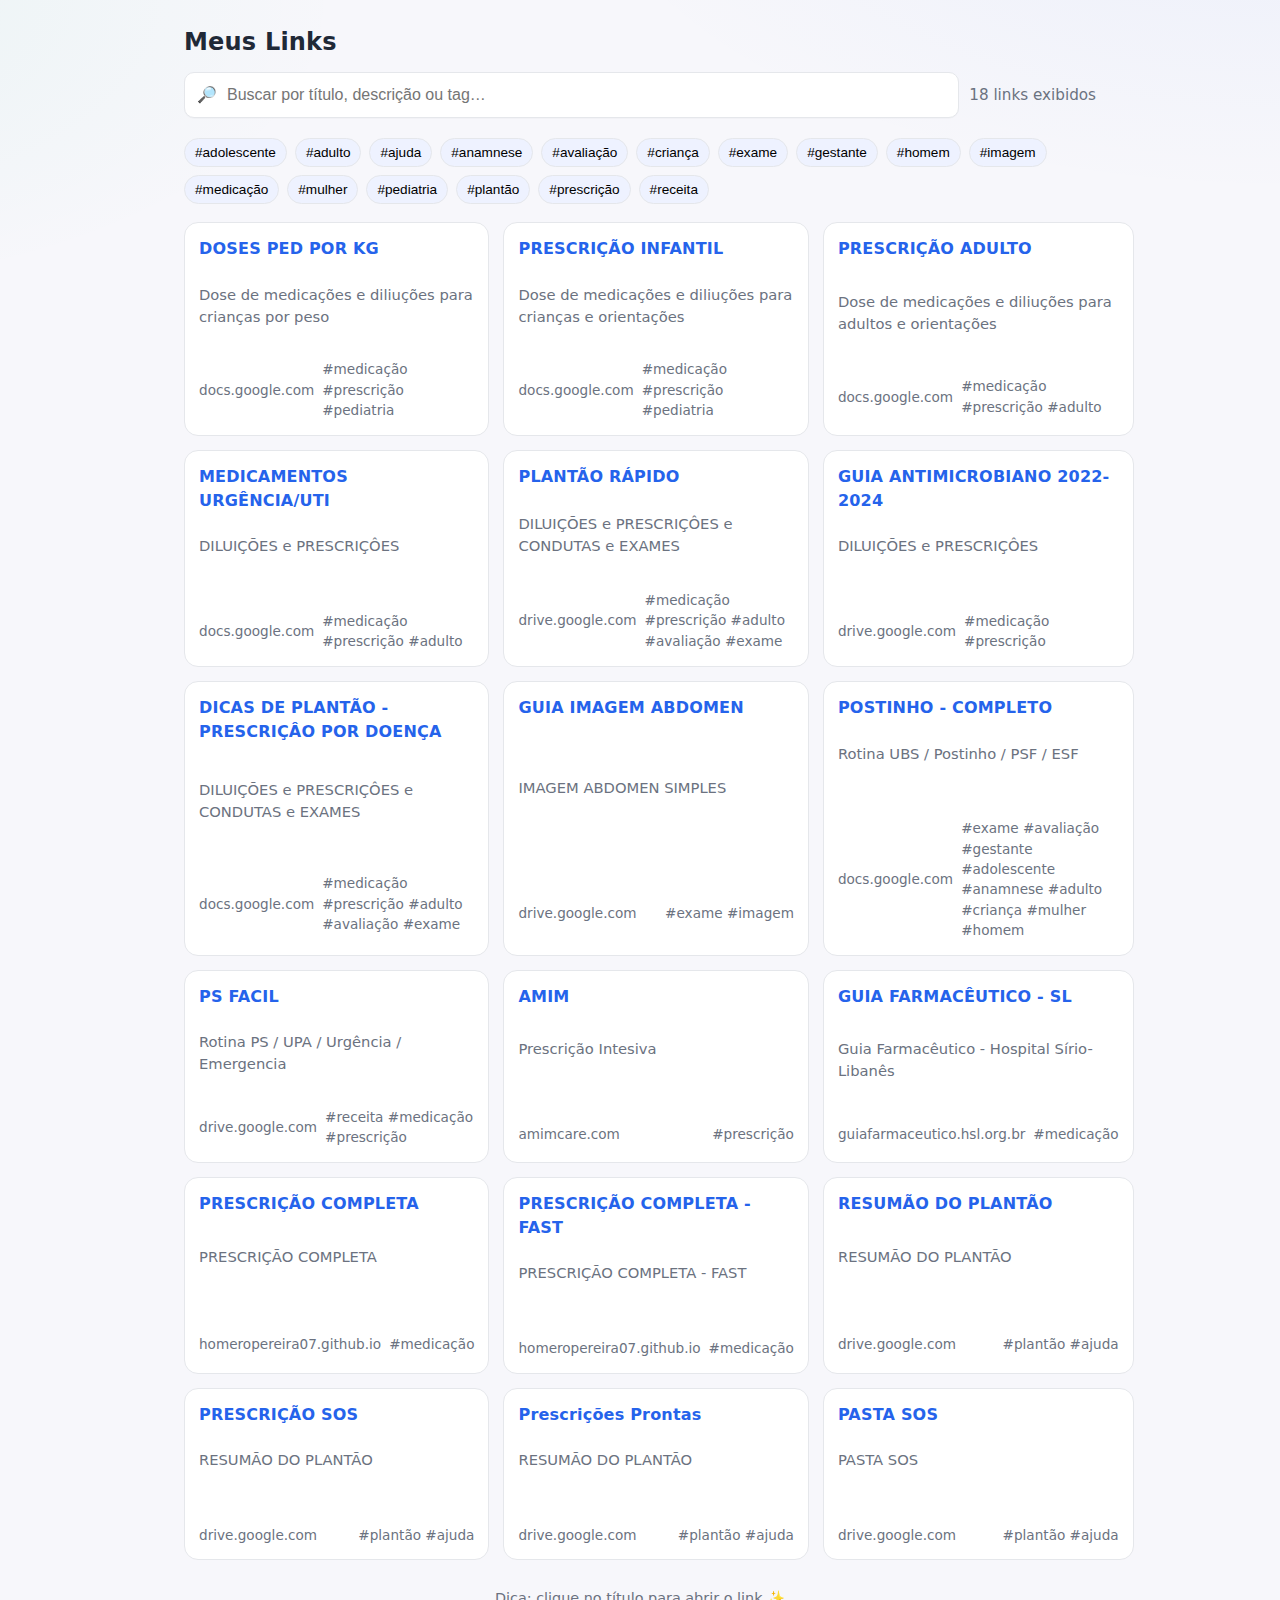
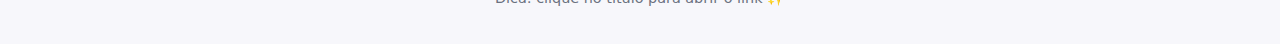
<file: src/links.html>
<!doctype html>
<html lang="pt-br">
<head>
  <meta charset="utf-8" />
  <meta name="viewport" content="width=device-width, initial-scale=1" />
  <title>Meus Links Úteis</title>
  <style>
    :root {
      --bg: #f7f7fb;
      --card: #ffffff;
      --text: #1f2937;
      --muted: #6b7280;
      --primary: #2563eb;
      --ring: rgba(37, 99, 235, .25);
      --border: #e5e7eb;
      --tag: #eef2ff;
    }
    @media (prefers-color-scheme: dark) {
      :root {
        --bg: #0b0f14;
        --card: #111827;
        --text: #e5e7eb;
        --muted: #9ca3af;
        --primary: #60a5fa;
        --ring: rgba(96, 165, 250, .25);
        --border: #1f2937;
        --tag: #1e293b;
      }
    }
    * { box-sizing: border-box }
    body {
      margin: 0;
      font: 16px/1.5 system-ui, -apple-system, "Segoe UI", Roboto, "Helvetica Neue", Arial, "Noto Sans", "Liberation Sans", sans-serif;
      color: var(--text);
      background: radial-gradient(1200px 600px at 100% -10%, rgba(37,99,235,.06), transparent 60%),
                  radial-gradient(1000px 500px at -20% 0%, rgba(16,185,129,.06), transparent 60%),
                  var(--bg);
    }
    .container {
      max-width: 960px;
      margin: 0 auto;
      padding: 24px;
    }
    header {
      display: grid;
      gap: 12px;
      margin-bottom: 18px;
    }
    h1 {
      margin: 0;
      font-size: 1.5rem;
      letter-spacing: .2px;
    }
    .toolbar {
      display: grid;
      gap: 10px;
    }
    @media (min-width: 720px) {
      .toolbar { grid-template-columns: 1fr auto; align-items: center; }
    }
    .search {
      display: flex; gap: 8px; align-items: center;
      background: var(--card);
      border: 1px solid var(--border);
      border-radius: 10px; padding: 10px 12px;
      box-shadow: 0 1px 0 rgba(0,0,0,.02);
    }
    .search input {
      width: 100%; border: 0; outline: none; background: transparent;
      color: var(--text); font-size: 1rem;
    }
    .count {
      font-size: .95rem; color: var(--muted);
    }
    .tags {
      display: flex; flex-wrap: wrap; gap: 8px; margin-top: 8px;
    }
    .tag {
      padding: 6px 10px; border-radius: 999px;
      background: var(--tag);
      border: 1px solid var(--border);
      font-size: .85rem; cursor: pointer; user-select: none;
    }
    .tag[aria-pressed="true"] {
      outline: 2px solid var(--ring);
      background: rgba(37,99,235,.12);
      border-color: var(--primary); color: var(--primary);
    }
    .grid {
      display: grid;
      grid-template-columns: 1fr;
      gap: 14px;
      margin-top: 16px;
    }
    @media (min-width: 640px) { .grid { grid-template-columns: 1fr 1fr; } }
    @media (min-width: 980px) { .grid { grid-template-columns: 1fr 1fr 1fr; } }
    .card {
      display: grid; gap: 8px;
      background: var(--card);
      border: 1px solid var(--border);
      border-radius: 14px;
      padding: 14px;
      transition: transform .08s ease, box-shadow .08s ease;
    }
    .card:hover {
      transform: translateY(-1px);
      box-shadow: 0 8px 20px rgba(0,0,0,.06);
    }
    .title {
      display: -webkit-box;
      -webkit-line-clamp: 2;
      -webkit-box-orient: vertical;
      overflow: hidden;
      font-weight: 600; letter-spacing: .2px;
    }
    .desc {
      color: var(--muted);
      display: -webkit-box;
      -webkit-line-clamp: 3;
      -webkit-box-orient: vertical;
      overflow: hidden;
      font-size: .92rem;
      min-height: 3.6em;
    }
    .meta {
      display: flex; gap: 8px; align-items: center; justify-content: space-between;
      font-size: .85rem; color: var(--muted);
    }
    .link {
      text-decoration: none; color: var(--primary); font-weight: 600;
    }
    .footer {
      margin: 28px 0 10px; text-align: center; color: var(--muted); font-size: .9rem;
    }
    .sr-only {
      position: absolute; width: 1px; height: 1px; padding: 0; margin: -1px; overflow: hidden;
      clip: rect(0,0,0,0); white-space: nowrap; border: 0;
    }
  </style>
</head>
<body>
  <div class="container">
    <header>
      <h1>Meus Links</h1>
      <div class="toolbar" role="region" aria-label="Ferramentas">
        <label class="search" aria-label="Buscar">
          <span aria-hidden="true">🔎</span>
          <input id="q" type="search" placeholder="Buscar por título, descrição ou tag…" autocomplete="off" />
        </label>
        <div class="count" id="count" aria-live="polite"></div>
      </div>
      <div class="tags" id="tags" aria-label="Filtrar por tags"></div>
    </header>

    <main>
      <section class="grid" id="list" aria-live="polite"></section>
      <p class="footer">Dica: clique no título para abrir o link ✨</p>
    </main>
  </div>

  <script>
    // ==========================================================
    // === LISTA DE LINKS: EDITE AQUI ===========================
    // Substitua os exemplos abaixo pelos seus links.
    // Formato de cada item:
    // { title: "Título", url: "https://exemplo.com", desc: "Descrição opcional", tags: ["tag1","tag2"] }
    const LINKS = [
      { title: "DOSES PED POR KG", url: "https://docs.google.com/spreadsheets/d/1uHAW0_-hLVq-Sd3aKsvYZrL4kRQzZG0H-xnmpSMXFRE/edit?usp=sharing", desc: "Dose de medicações e diliuções para crianças por peso", tags: ["medicação","prescrição","pediatria"] },
      { title: "PRESCRIÇÃO INFANTIL", url: "https://docs.google.com/document/d/1l7X6BRW2CG9OiRiHfRcY8i7XMbRHuShlmOE06pHaIPw/edit?usp=sharing", desc: "Dose de medicações e diliuções para crianças e orientações", tags: ["medicação","prescrição","pediatria"] },
      { title: "PRESCRIÇÃO ADULTO", url: "https://docs.google.com/document/d/12WrgQSZUE9PqbJT8lj0GCDIQYXUKHiwr/edit?usp=sharing&ouid=104749038519859581239&rtpof=true&sd=true", desc: "Dose de medicações e diliuções para adultos e orientações", tags: ["medicação","prescrição","adulto"] },
      { title: "MEDICAMENTOS URGÊNCIA/UTI", url: "https://docs.google.com/document/d/1KJ93ffl0QWpliD27Vytmbwzy5fg-6zF0ivomp-sFSRM/edit?usp=sharing", desc: "DILUIÇÕES e PRESCRIÇÔES", tags: ["medicação","prescrição","adulto"] },
      { title: "PLANTÃO RÁPIDO", url: "https://drive.google.com/file/d/18X-3w8df7nbxjqVohjg5l1VmuftxbKQh/view?usp=sharing", desc: "DILUIÇÕES e PRESCRIÇÔES e CONDUTAS e EXAMES", tags: ["medicação","prescrição","adulto","avaliação","exame"] },
      { title: "GUIA ANTIMICROBIANO 2022-2024", url: "https://drive.google.com/file/d/1VdjGD-OS5LYbwV0nYBkP9qNz_dcO7l4V/view?usp=sharing", desc: "DILUIÇÕES e PRESCRIÇÔES", tags: ["medicação","prescrição"] },
      { title: "DICAS DE PLANTÃO - PRESCRIÇÂO POR DOENÇA", url: "https://docs.google.com/document/d/181A2HMOf7DhqcxKgN_askTsgU5aTZyKi1dxxUox_DJE/edit?usp=sharing", desc: "DILUIÇÕES e PRESCRIÇÔES e CONDUTAS e EXAMES", tags: ["medicação","prescrição","adulto","avaliação","exame"] },
      { title: "GUIA IMAGEM ABDOMEN", url: "https://drive.google.com/file/d/15hcfgNw9UX9nWyxkN89IfJNxSnr6H_Kp/view?usp=sharing", desc: "IMAGEM ABDOMEN SIMPLES", tags: ["exame","imagem"] },
      { title: "POSTINHO - COMPLETO", url: "https://docs.google.com/document/d/1imkwn87yd0OKXwRyTct95yRxXIEOpjI7AWYnpwAs1rQ/edit?usp=sharing", desc: "Rotina UBS / Postinho / PSF / ESF", tags: ["exame","avaliação","gestante","adolescente","anamnese","adulto","criança","mulher","homem"] },
      { title: "PS FACIL", url: "https://drive.google.com/file/d/12oGFqvXeMDSoEMzkNusw7Jv7hSjcQZf6/view?usp=sharing", desc: "Rotina PS / UPA / Urgência / Emergencia", tags: ["receita","medicação","prescrição"] },
      { title: "AMIM", url: "https://amimcare.com/", desc: "Prescrição Intesiva", tags: ["prescrição"] },
      { title: "GUIA FARMACÊUTICO - SL", url: "https://guiafarmaceutico.hsl.org.br/", desc: " Guia Farmacêutico -  Hospital Sírio- Libanês", tags: ["medicação"] },
      { title: "PRESCRIÇÃO COMPLETA", url: "https://homeropereira07.github.io/sismed/prescricao.html", desc: " PRESCRIÇÃO COMPLETA ", tags: ["medicação"] },
      { title: "PRESCRIÇÃO COMPLETA - FAST", url: "https://homeropereira07.github.io/sismed/prescricaofast.html", desc: " PRESCRIÇÃO COMPLETA - FAST", tags: ["medicação"] },
      { title: "RESUMÃO DO PLANTÃO", url: "https://drive.google.com/file/d/1--h1ZC0zoY6eY78KTl9eYl6lZLaQ7EZc/view?usp=sharing", desc: " RESUMÃO DO PLANTÃO", tags: ["plantão","ajuda"] },
      { title: "PRESCRIÇÃO SOS", url: "https://drive.google.com/file/d/1neZy2BMVJ2tSiPYQB9FADjUAu-x-L2YY/view?usp=sharing", desc: " RESUMÃO DO PLANTÃO", tags: ["plantão","ajuda"] },
      { title: "Prescrições Prontas", url: "https://drive.google.com/file/d/18X-3w8df7nbxjqVohjg5l1VmuftxbKQh/view?usp=sharing", desc: " RESUMÃO DO PLANTÃO", tags: ["plantão","ajuda"] },
      { title: "PASTA SOS", url: "https://drive.google.com/drive/folders/1kQqm_qIl6yukwWiAmyLgBqVppHAyP5oQ?usp=sharing", desc: " PASTA SOS", tags: ["plantão","ajuda"] },

      
      // Adicione mais itens aqui…
    ];
    // === FIM DA SEÇÃO EDITÁVEL ================================
    // ==========================================================

    // ====== Lógica da interface (não precisa editar) ==========
    const listEl = document.getElementById('list');
    const qEl = document.getElementById('q');
    const countEl = document.getElementById('count');
    const tagsEl = document.getElementById('tags');

    // Coletar universo de tags
    const allTags = Array.from(new Set(LINKS.flatMap(i => i.tags || []).map(t => String(t).trim()).filter(Boolean))).sort((a,b)=>a.localeCompare(b,'pt-BR'));
    const activeTags = new Set();

    function formatHost(url) {
      try { return new URL(url).host.replace(/^www\./,''); }
      catch { return ""; }
    }

    function renderTags() {
      tagsEl.innerHTML = '';
      if (!allTags.length) return;
      allTags.forEach(tag => {
        const b = document.createElement('button');
        b.type = 'button';
        b.className = 'tag';
        b.setAttribute('aria-pressed', 'false');
        b.textContent = `#${tag}`;
        b.addEventListener('click', () => {
          if (activeTags.has(tag)) activeTags.delete(tag); else activeTags.add(tag);
          b.setAttribute('aria-pressed', activeTags.has(tag) ? 'true' : 'false');
          render();
        });
        tagsEl.appendChild(b);
      });
    }

    function matchesText(item, q) {
      if (!q) return true;
      const hay = `${item.title} ${item.desc || ""} ${(item.tags||[]).join(" ")}`.toLowerCase();
      return hay.includes(q.toLowerCase());
    }

    function matchesTags(item) {
      if (!activeTags.size) return true;
      const t = new Set((item.tags || []).map(String));
      for (const tag of activeTags) if (!t.has(tag)) return false;
      return true;
    }

    function render() {
      const q = qEl.value.trim();
      const filtered = LINKS.filter(i => matchesText(i, q) && matchesTags(i));
      listEl.innerHTML = '';
      filtered.forEach(item => {
        const card = document.createElement('article');
        card.className = 'card';
        const a = document.createElement('a');
        a.href = item.url;
        a.target = '_blank';
        a.rel = 'noopener noreferrer';
        a.className = 'link title';
        a.textContent = item.title;

        const d = document.createElement('p');
        d.className = 'desc';
        d.textContent = item.desc || '';

        const meta = document.createElement('div');
        meta.className = 'meta';
        meta.innerHTML = `<span>${formatHost(item.url)}</span>` +
                         `<span>${(item.tags||[]).map(t=>`#${t}`).join(' ')}</span>`;

        card.appendChild(a);
        if (item.desc) card.appendChild(d);
        card.appendChild(meta);
        listEl.appendChild(card);
      });
      countEl.textContent = `${filtered.length} link${filtered.length===1?'':'s'} exibido${filtered.length===1?'':'s'}` + 
                            (activeTags.size ? ` • filtro: ${Array.from(activeTags).map(t=>`#${t}`).join(' ')}` : '');
    }

    qEl.addEventListener('input', render);

    // Inicialização
    renderTags();
    render();
  </script>
</body>
</html>
</file>
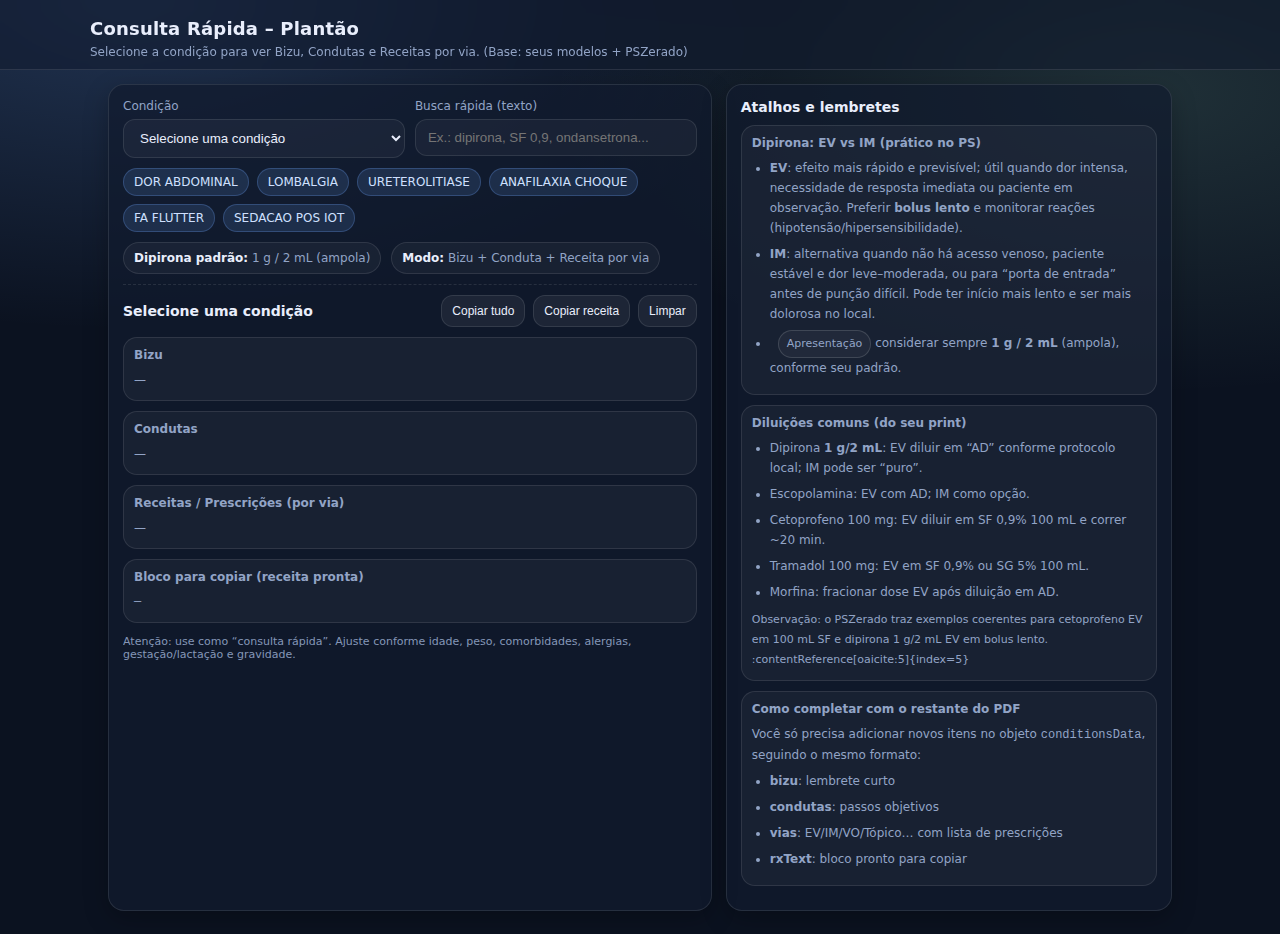
<file: src/prescricao.html>
<!doctype html>
<html lang="pt-br">
<head>
  <meta charset="utf-8" />
  <meta name="viewport" content="width=device-width,initial-scale=1" />
  <title>Consulta Rápida – Plantão</title>
  <style>
    :root{
      --bg:#0b1220;
      --card:#111a2e;
      --muted:#92a4c6;
      --text:#e9eefc;
      --accent:#6ea8ff;
      --border:rgba(255,255,255,.10);
      --chip:rgba(110,168,255,.14);
      --good:#9be7c4;
      --warn:#ffd36e;
      --bad:#ff8d8d;
    }
    *{box-sizing:border-box}
    body{
      margin:0;
      font-family: system-ui,-apple-system,Segoe UI,Roboto,Arial,sans-serif;
      background: radial-gradient(1200px 600px at 10% 0%, rgba(110,168,255,.22), transparent 55%),
                  radial-gradient(1000px 500px at 90% 10%, rgba(155,231,196,.14), transparent 60%),
                  var(--bg);
      color:var(--text);
    }
    header{
      padding:18px 18px 10px;
      border-bottom:1px solid var(--border);
      background: rgba(17,26,46,.55);
      backdrop-filter: blur(10px);
      position:sticky; top:0; z-index:10;
    }
    .wrap{max-width:1100px;margin:0 auto}
    h1{margin:0;font-size:18px;font-weight:700;letter-spacing:.2px}
    .sub{margin-top:6px;color:var(--muted);font-size:12px}
    .grid{
      display:grid;
      grid-template-columns: 1.15fr .85fr;
      gap:14px;
      padding:14px 18px 24px;
    }
    @media (max-width: 980px){
      .grid{grid-template-columns:1fr}
    }
    .card{
      background: rgba(17,26,46,.72);
      border:1px solid var(--border);
      border-radius:16px;
      padding:14px;
      box-shadow: 0 8px 24px rgba(0,0,0,.25);
    }
    label{display:block;font-size:12px;color:var(--muted);margin-bottom:6px}
    select,input{
      width:100%;
      padding:10px 12px;
      border-radius:12px;
      border:1px solid var(--border);
      background: rgba(255,255,255,.04);
      color: var(--text);
      outline:none;
    }
    .row{display:grid;grid-template-columns:1fr 1fr; gap:10px}
    @media (max-width: 520px){ .row{grid-template-columns:1fr} }
    .chips{display:flex;flex-wrap:wrap;gap:8px;margin-top:10px}
    .chip{
      font-size:12px;
      padding:6px 10px;
      border-radius:999px;
      background: var(--chip);
      border:1px solid rgba(110,168,255,.25);
      color: #cfe0ff;
      cursor:pointer;
      user-select:none;
    }
    .chip:hover{filter:brightness(1.1)}
    .title{
      display:flex;align-items:center;justify-content:space-between;gap:10px;
      margin-bottom:10px;
    }
    .title h2{margin:0;font-size:14px}
    .btns{display:flex;gap:8px;flex-wrap:wrap}
    button{
      border:1px solid var(--border);
      background: rgba(255,255,255,.06);
      color:var(--text);
      border-radius:12px;
      padding:8px 10px;
      font-size:12px;
      cursor:pointer;
    }
    button:hover{filter:brightness(1.15)}
    .section{
      margin-top:10px;
      border-top:1px dashed rgba(255,255,255,.10);
      padding-top:10px;
    }
    .section h3{
      margin:0 0 8px;
      font-size:12px;
      color:#cfe0ff;
      letter-spacing:.2px;
      text-transform:uppercase;
    }
    .box{
      border:1px solid var(--border);
      background: rgba(255,255,255,.04);
      border-radius:14px;
      padding:10px;
      margin-bottom:10px;
    }
    .box h4{margin:0 0 8px;font-size:12px;color:var(--muted)}
    ul{margin:0;padding-left:18px}
    li{margin:6px 0; line-height:1.25rem}
    .muted{color:var(--muted)}
    .tag{
      display:inline-block;
      font-size:11px;
      padding:3px 8px;
      border-radius:999px;
      border:1px solid rgba(255,255,255,.14);
      background: rgba(255,255,255,.04);
      color: var(--muted);
      margin-left:8px;
    }
    .note{
      font-size:12px;
      color: var(--muted);
      line-height: 1.25rem;
    }
    .kpi{
      display:flex; gap:10px; flex-wrap:wrap; margin-top:10px
    }
    .kpi .pill{
      border:1px solid var(--border);
      background: rgba(255,255,255,.04);
      padding:8px 10px;
      border-radius:999px;
      font-size:12px;
      color: var(--muted);
    }
    .pill strong{color:var(--text);font-weight:650}
    .warn{color:var(--warn)}
    .bad{color:var(--bad)}
    .good{color:var(--good)}
    .foot{
      margin-top:12px;
      font-size:11px;
      color:var(--muted);
      opacity:.9;
    }
    pre{
      white-space:pre-wrap;
      word-break:break-word;
      margin:0;
      font-family: ui-monospace, SFMono-Regular, Menlo, Monaco, Consolas, "Liberation Mono", monospace;
      font-size:12px;
      line-height:1.25rem;
      color: #e9eefc;
    }
  </style>
</head>
<body>
<header>
  <div class="wrap">
    <h1>Consulta Rápida – Plantão</h1>
    <div class="sub">Selecione a condição para ver Bizu, Condutas e Receitas por via. (Base: seus modelos + PSZerado)</div>
  </div>
</header>

<div class="wrap grid">
  <!-- Coluna esquerda -->
  <section class="card">
    <div class="row">
      <div>
        <label for="conditionSelect">Condição</label>
        <select id="conditionSelect">
          <option value="">Selecione uma condição</option>

          <!-- Lista do seu select -->
          <option value="LOMBALGIA">LOMBALGIA</option>
          <option value="DOR AGUDA">DOR AGUDA</option>
          <option value="AFTAS">AFTAS</option>
          <option value="ALERGIA">ALERGIA</option>
          <option value="ANEMIA MODERADA">ANEMIA MODERADA</option>
          <option value="CONJUNTIVITE">CONJUNTIVITE</option>
          <option value="CONSTIPAÇÃO">CONSTIPAÇÃO</option>
          <option value="CRISE HEMORROIDA">CRISE HEMORROIDA</option>
          <option value="DIARREIA">DIARREIA</option>
          <option value="DIARREIA INFECCIOSA">DIARREIA INFECCIOSA</option>
          <option value="DOR ABDOMINAL">DOR ABDOMINAL</option>
          <option value="DOR NA GARGANTA">DOR NA GARGANTA</option>
          <option value="EDEMA">EDEMA</option>
          <option value="GASTRITE">GASTRITE</option>
          <option value="GONORREIA 1">GONORREIA 1</option>
          <option value="GONORREIA 2">GONORREIA 2</option>
          <option value="GRIPE GESTANTE">GRIPE GESTANTE</option>
          <option value="GRIPE UBS">GRIPE UBS</option>
          <option value="INFECÇÃO PARTES MOLES">INFECÇÃO PARTES MOLES</option>
          <option value="INFECÇÃO TGI">INFECÇÃO TGI</option>
          <option value="ITU">ITU</option>
          <option value="ITU NORFLOXACINO">ITU NORFLOXACINO</option>
          <option value="LESÃO DE PELE">LESÃO DE PELE</option>
          <option value="METRORRAGIA">METRORRAGIA</option>
          <option value="ORDEOLO">ORDEOLO</option>
          <option value="OTALGIA">OTALGIA</option>
          <option value="OTALGIA INFECCIOSA">OTALGIA INFECCIOSA</option>
          <option value="PARALISIA FACIAL">PARALISIA FACIAL</option>
          <option value="PNEUMONIA E AMIGDALITE">PNEUMONIA E AMIGDALITE</option>
          <option value="PNEUMONIA ALERGIA PENICILINA">PNEUMONIA ALERGIA PENICILINA</option>
          <option value="SÍNDROME GRIPAL">SÍNDROME GRIPAL</option>
          <option value="SUTURA">SUTURA</option>
          <option value="VAGINOSE">VAGINOSE</option>
          <option value="VITAMINA">VITAMINA</option>
          <option value="VPPB">VPPB (Vertigem Posicional Paroxística Benigna)</option>

          <!-- Extras do PSZerado (exemplos) -->
          <option value="URETEROLITIASE">URETEROLITÍASE (CÓLICA NEFRÉTICA)</option>
          <option value="LOMBALGIA_TORCICOLO_PSZ">LOMBALGIA MECÂNICA / TORCICOLO (PSZerado)</option>
          <option value="FA_FLUTTER">FIBRILAÇÃO ATRIAL / FLUTTER</option>
          <option value="ANAFILAXIA_CHOQUE">CHOQUE ANAFILÁTICO / ANAFILAXIA</option>
          <option value="SEDACAO_POS_IOT">SEDAÇÃO PÓS-IOT</option>
        </select>
      </div>

      <div>
        <label for="searchInput">Busca rápida (texto)</label>
        <input id="searchInput" placeholder="Ex.: dipirona, SF 0,9, ondansetrona..." />
      </div>
    </div>

    <div class="chips" id="quickChips"></div>

    <div class="kpi">
      <div class="pill"><strong>Dipirona padrão:</strong> 1 g / 2 mL (ampola)</div>
      <div class="pill"><strong>Modo:</strong> Bizu + Conduta + Receita por via</div>
    </div>

    <div class="section">
      <div class="title">
        <h2 id="condTitle">Selecione uma condição</h2>
        <div class="btns">
          <button id="copyAllBtn" disabled>Copiar tudo</button>
          <button id="copyRxBtn" disabled>Copiar receita</button>
          <button id="resetBtn">Limpar</button>
        </div>
      </div>

      <div class="box">
        <h4>Bizu</h4>
        <div id="bizu" class="note muted">—</div>
      </div>

      <div class="box">
        <h4>Condutas</h4>
        <div id="condutas" class="note muted">—</div>
      </div>

      <div class="box">
        <h4>Receitas / Prescrições (por via)</h4>
        <div id="vias"></div>
      </div>

      <div class="box">
        <h4>Bloco para copiar (receita pronta)</h4>
        <pre id="rxText" class="muted">—</pre>
      </div>

      <div class="foot">
        Atenção: use como “consulta rápida”. Ajuste conforme idade, peso, comorbidades, alergias, gestação/lactação e gravidade.
      </div>
    </div>
  </section>

  <!-- Coluna direita -->
  <aside class="card">
    <div class="title">
      <h2>Atalhos e lembretes</h2>
    </div>

    <div class="box">
      <h4>Dipirona: EV vs IM (prático no PS)</h4>
      <div class="note">
        <ul>
          <li><strong>EV</strong>: efeito mais rápido e previsível; útil quando dor intensa, necessidade de resposta imediata ou paciente em observação. Preferir <strong>bolus lento</strong> e monitorar reações (hipotensão/hipersensibilidade).</li>
          <li><strong>IM</strong>: alternativa quando não há acesso venoso, paciente estável e dor leve–moderada, ou para “porta de entrada” antes de punção difícil. Pode ter início mais lento e ser mais dolorosa no local.</li>
          <li><span class="tag">Apresentação</span> considerar sempre <strong>1 g / 2 mL</strong> (ampola), conforme seu padrão.</li>
        </ul>
      </div>
    </div>

    <div class="box">
      <h4>Diluições comuns (do seu print)</h4>
      <div class="note">
        <ul>
          <li>Dipirona <strong>1 g/2 mL</strong>: EV diluir em “AD” conforme protocolo local; IM pode ser “puro”.</li>
          <li>Escopolamina: EV com AD; IM como opção.</li>
          <li>Cetoprofeno 100 mg: EV diluir em SF 0,9% 100 mL e correr ~20 min.</li>
          <li>Tramadol 100 mg: EV em SF 0,9% ou SG 5% 100 mL.</li>
          <li>Morfina: fracionar dose EV após diluição em AD.</li>
        </ul>
        <div class="muted" style="margin-top:8px;font-size:11px;">
          Observação: o PSZerado traz exemplos coerentes para cetoprofeno EV em 100 mL SF e dipirona 1 g/2 mL EV em bolus lento. :contentReference[oaicite:5]{index=5}
        </div>
      </div>
    </div>

    <div class="box">
      <h4>Como completar com o restante do PDF</h4>
      <div class="note">
        Você só precisa adicionar novos itens no objeto <code>conditionsData</code>, seguindo o mesmo formato:
        <ul>
          <li><strong>bizu</strong>: lembrete curto</li>
          <li><strong>condutas</strong>: passos objetivos</li>
          <li><strong>vias</strong>: EV/IM/VO/Tópico… com lista de prescrições</li>
          <li><strong>rxText</strong>: bloco pronto para copiar</li>
        </ul>
      </div>
    </div>
  </aside>
</div>

<script>
  // =========================
  // BANCO DE DADOS (edite aqui)
  // =========================
  const conditionsData = {
    // Seus modelos (exemplo: mantive sua estrutura e deixei espaço para você enriquecer com bizu/conduta)
    "LOMBALGIA": {
      bizu: "Dor lombar mecânica: orientar repouso relativo, calor local, retorno se déficit neurológico, febre, trauma, dor noturna/progressiva.",
      condutas: [
        "Avaliar sinais de alarme (déficit neurológico, retenção urinária, anestesia em sela, febre, trauma importante).",
        "Se mecânica e sem red flags: analgesia + relaxante muscular curto + orientações (calor local, ergonomia)."
      ],
      vias: {
        "USO ORAL": [
          "CETOPROFENO 100 mg — 01 caixa — Tomar 01 comprimido VO 12/12h por 5 dias",
          "MIOSAN (ciclobenzaprina) 10 mg — 01 caixa — Tomar 01 comprimido VO à noite por 5 dias",
          "DIPIRONA 1 g — 01 caixa — Tomar 01 comprimido VO 6/6h se dor (máx. conforme protocolo)"
        ],
        "USO IM/EV (opção no PS)": [
          "DIPIRONA 1 g/2 mL — 01 ampola — Aplicar IM (se sem acesso venoso) OU EV em bolus lento",
          "CETOPROFENO 100 mg/2 mL — 01 ampola — Diluir em 100 mL SF 0,9% EV e correr em 20 min (se disponível)"
        ]
      },
      rxText: `LOMBALGIA (sem sinais de alarme)
1) Cetoprofeno 100 mg ------------------------- 01 caixa
   Tomar 01 comprimido VO 12/12h por 5 dias.

2) Ciclobenzaprina 10 mg ---------------------- 01 caixa
   Tomar 01 comprimido VO à noite por 5 dias.

3) Dipirona 1 g -------------------------------- 01 caixa
   Tomar 01 comprimido VO 6/6h se dor.

Orientações: repouso relativo, calor local, retorno se piora, febre, déficit neurológico.`
    },

    "DOR ABDOMINAL": {
      bizu: "Sempre estratificar gravidade: dor intensa progressiva, sinais peritoneais, instabilidade, vômitos incoercíveis, sangramento, gestação = prioridade.",
      condutas: [
        "Sinais vitais, exame abdominal completo, hidratação conforme necessidade.",
        "Analgesia (não “mascara” peritonite de forma clinicamente relevante quando bem avaliado).",
        "Se náuseas/vômitos: antiemético.",
        "Definir exames/Imagem conforme hipótese (apendicite, colecistite, pancreatite, ITU, etc.)."
      ],
      vias: {
        "USO ORAL": [
          "TROPINAL — 01 caixa — Tomar 01 comprimido VO 8/8h se cólica/dor abdominal",
          "ENAVO ODT 4 mg — 01 caixa — Tomar 01 comprimido VO 8/8h se náuseas/vômitos"
        ],
        "USO IM/EV (opção no PS)": [
          "DIPIRONA 1 g/2 mL — 01 ampola — EV (bolus lento) ou IM (se sem acesso)",
          "BUTILBROMETO DE ESCOPOLAMINA (se disponível) — conforme protocolo local",
          "ONDANSETRONA 4 mg/mL — 01 ampola — Diluir em SF e administrar EV conforme rotina do serviço"
        ]
      },
      rxText: `DOR ABDOMINAL (sem sinais de alarme)
1) Dipirona 1 g -------------------------------- 01 caixa
   Tomar 01 comprimido VO 6/6h se dor.

2) Butilbrometo de escopolamina 10 mg ---------- 01 caixa
   Tomar 01 comprimido VO 8/8h se cólica.

Se náuseas/vômitos:
3) Ondansetrona 4 mg ODT ----------------------- 01 caixa
   Tomar 01 comprimido VO 8/8h se náuseas/vômitos.

Retorno imediato se febre alta, piora progressiva, vômitos incoercíveis, sangue nas fezes/vômito, desmaio, sinais peritoneais.`
    },

    // =========================
    // Itens já preenchidos com PSZerado (exemplos robustos)
    // =========================
    "URETEROLITIASE": {
      bizu: "Retornar se sinais de alarme, infecção, refratariedade; cálculos >10 mm tendem a precisar de procedimento; maior efetividade clínica costuma ser em cálculos pequenos (até ~4–5 mm).",
      condutas: [
        "Analgesia em etapas (AINE ± dipirona ± opioide) e antiemético se necessário.",
        "Considerar terapia expulsiva com alfa-bloqueador e orientações de retorno.",
        "Avaliar sinais de infecção urinária/sepse e obstrução complicada."
      ],
      vias: {
        "USO INTRAVENOSO": [
          "CETOPROFENO 100 mg/2 mL — 01 ampola — Diluir 01 ampola em 100 mL SF 0,9% e correr em ~20 min",
          "DIPIRONA 1 g/2 mL — 01 ampola — Fazer EV em bolus lento",
          "MORFINA 10 mg/mL — 01 ampola — Diluir em 10 mL de AD e titular 4–5 mL EV conforme dor",
          "ONDANSETRONA 4 mg/mL — 01 ampola — Diluir em 100 mL SF 0,9% e correr em ~20 min"
        ],
        "USO ORAL": [
          "DIPIRONA 1 g — Tomar 01 comprimido VO 6/6h",
          "DICLOFENACO 50 mg — Tomar 01 comprimido VO 12/12h por no máximo 5 dias",
          "TANSULOSINA 0,4 mg — Tomar 01 comprimido VO à noite por até 10 dias",
          "Opção: NIFEDIPINO 10 mg — Tomar 01 comprimido VO 8/8h por 10 dias"
        ],
        "USO IM (se sem acesso venoso)": [
          "DIPIRONA 1 g/2 mL — 01 ampola — Aplicar IM (alternativa no PS, se necessário)"
        ]
      },
      rxText: `URETEROLITÍASE (cólica nefrética) – conduta sintomática
EV (se dor intensa):
- Cetoprofeno 100 mg/2 mL ------------- 01 ampola
  Diluir em 100 mL SF 0,9% e correr em ~20 min.
- Dipirona 1 g/2 mL ------------------- 01 ampola
  EV em bolus lento.
- Ondansetrona 4 mg/mL ---------------- 01 ampola
  Diluir em 100 mL SF 0,9% e correr em ~20 min.

Casa:
1) Dipirona 1 g ------------------------ 01 caixa
   Tomar 01 comp VO 6/6h se dor.
2) Diclofenaco 50 mg ------------------- 01 caixa
   Tomar 01 comp VO 12/12h por até 5 dias.
3) Tansulosina 0,4 mg ------------------ 01 caixa
   Tomar 01 comp VO à noite por até 10 dias.

Orientar retorno: febre, piora, vômitos incoercíveis, anúria, dor refratária.`
    },

    "LOMBALGIA_TORCICOLO_PSZ": {
      bizu: "Lombalgia/torcicolo mecânico: foco em analgesia + relaxante curto; orientar calor local, repouso relativo e retirada de fator de piora.",
      condutas: [
        "Checar red flags (déficit neurológico, trauma, febre, dor progressiva/noturna).",
        "Se mecânico: analgesia + AINE curto + relaxante; orientar calor local 8/8h."
      ],
      vias: {
        "USO INTRAVENOSO": [
          "CETOPROFENO 100 mg/2 mL — 01 ampola — Diluir em 100 mL SF 0,9% e correr em ~20 min",
          "DIPIRONA 1 g/2 mL — 01 ampola — EV em bolus lento",
          "TRAMADOL 100 mg/2 mL — 01 ampola — Diluir em 100 mL SF 0,9% e correr em ~30 min"
        ],
        "USO ORAL": [
          "Associação analgésica (paracetamol + cafeína + carisoprodol + diclofenaco) — 01 caixa — 12/12h (ou 8/8h) por até 7 dias",
          "CICLOBENZAPRINA 10 mg — 01 caixa — 12/12h por 5 dias",
          "DIPIRONA 1 g — 01 caixa — 6/6h se dor",
          "PARACETAMOL 750 mg — 01 caixa — 8/8h (dose máxima diária conforme protocolo)",
          "CETOPROFENO 150 mg — 01 caixa — 12/12h por até 5 dias",
          "IBUPROFENO 400 mg — 01 caixa — 6/6h por até 5 dias"
        ],
        "USO IM (se sem acesso venoso)": [
          "DIPIRONA 1 g/2 mL — 01 ampola — Aplicar IM (alternativa no PS)"
        ]
      },
      rxText: `LOMBALGIA MECÂNICA / TORCICOLO – PS (exemplo)
EV (se necessário):
- Cetoprofeno 100 mg/2 mL ------------- 01 ampola
  Diluir em 100 mL SF 0,9% e correr em ~20 min.
- Dipirona 1 g/2 mL ------------------- 01 ampola
  EV em bolus lento.

Casa:
1) Ciclobenzaprina 10 mg -------------- 01 caixa
   Tomar 01 comp VO 12/12h por 5 dias.
2) Dipirona 1 g ----------------------- 01 caixa
   Tomar 01 comp VO 6/6h se dor.

Orientações: calor local 8/8h, repouso relativo, retorno se déficit neurológico/febre/piora.`
    },

    "FA_FLUTTER": {
      bizu: "Em instabilidade hemodinâmica: cardioversão elétrica. Em FA crônica (>48h), evitar cardioversão sem excluir trombo atrial e lembrar anticoagulação conforme risco.",
      condutas: [
        "Definir estabilidade (choque/hipotensão, dor torácica isquêmica, rebaixamento, dispneia de origem cardíaca).",
        "Estável: controle de frequência (BB/BCa/digital) e/ou cardioversão química em cenários selecionados.",
        "Instável: cardioversão elétrica sincronizada."
      ],
      vias: {
        "USO EV (exemplos)": [
          "AMIODARONA 150 mg/3 mL — Ataque 5–7 mg/kg em SG 5% 100 mL EV em 30–60 min; manutenção em BIC conforme protocolo",
          "METOPROLOL 5 mg/5 mL — 1 ampola EV em 2 min; repetir a cada 5 min até dose total 20 mg",
          "VERAPAMIL 5 mg/2 mL — 1–2 ampolas EV em 2–5 min; pode repetir após 30 min (máx 20 mg)",
          "DESLANOSÍDEO 0,4 mg/2 mL — 1–2 ampolas EV lentamente em 24h (selecionar casos)"
        ],
        "USO ORAL (pós cardioversão / manutenção selecionada)": [
          "AMIODARONA 100 mg — 300 mg VO 12/12h (exemplo pós cardioversão, conforme cenário clínico)"
        ]
      },
      rxText: `FA/FLUTTER – lembrete de plantão
1) Se INSTÁVEL (choque/hipotensão, dor isquêmica, rebaixamento, dispneia cardíaca):
   - Cardioversão elétrica sincronizada.

2) Se ESTÁVEL:
   - Controle de FC (metoprolol EV / verapamil EV / digital conforme perfil)
   - Considerar amiodarona para cardioversão química conforme indicação.

Atenção: FA >48h → não cardioverter sem excluir trombo; avaliar anticoagulação.`
    },

    "ANAFILAXIA_CHOQUE": {
      bizu: "Adrenalina IM é a medida prioritária no choque anafilático. Aplicar em vasto lateral (face anterolateral da coxa).",
      condutas: [
        "Reconhecer anafilaxia, acionar suporte, O2, acesso venoso, fluidos se choque.",
        "Adrenalina IM imediata; reavaliar e repetir se necessário conforme resposta.",
        "Após estabilização: anti-histamínico/corticoide como adjuvantes (não substituem adrenalina)."
      ],
      vias: {
        "USO IM (primeira linha)": [
          "ADRENALINA 1 mg/mL — Adulto >50 kg: 0,5 mg (0,5 mL = meia ampola) IM em vasto lateral",
          "Crianças: 25–50 kg: 0,3 mg; 10–25 kg: 0,15 mg; <10 kg: 0,01 mL/kg IM"
        ],
        "USO ORAL (alergias/urticária, após estabilização)": [
          "LORATADINA 10 mg — 1x/dia por 5–7 dias (pode 2x/dia em muito sintomáticos, com alerta de sonolência)",
          "DESLORATADINA 5 mg — 1–2x/dia (menor sonolência)",
          "HIDROXIZINA 25 mg — à noite (sonolência)"
        ]
      },
      rxText: `ANAFILAXIA / CHOQUE ANAFILÁTICO
IM imediato:
- Adrenalina 1 mg/mL ------------------- 0,5 mL IM (adulto >50 kg)
  Aplicar em vasto lateral. Reavaliar e repetir conforme resposta.

Suporte:
- O2, acesso venoso, fluidos se choque, monitorização.

Adjuvantes (após estabilização, não substituem adrenalina):
- Anti-histamínico +/- corticoide conforme quadro clínico.`
    },

    "SEDACAO_POS_IOT": {
      bizu: "Idealmente ajustar midazolam por RASS/Ramsay e fentanil por escala de dor (ex.: BPS). Evitar sedação profunda sem indicação.",
      condutas: [
        "Iniciar sedoanalgesia em BIC e titular para alvo (conforto/assincronia).",
        "Reavaliar frequentemente (pressão, drive respiratório, delirium, necessidade real de sedação)."
      ],
      vias: {
        "BIC (exemplos)": [
          "FENTANIL 50 mcg/mL — Diluir 4 ampolas (40 mL) em 160 mL NaCl 0,9% e iniciar 5–8 mL/h (ou usar puro em seringa conforme protocolo)",
          "MIDAZOLAM 50 mg/10 mL — Diluir 4 ampolas (40 mL) em 60 mL SF 0,9% e iniciar 5–8 mL/h (titular por RASS)",
          "CETAMINA 50 mg/mL (10 mL) — Diluir 1 ampola em 90 mL SG 5% e iniciar 3–6 mL/h (titular)"
        ]
      },
      rxText: `SEDAÇÃO PÓS-IOT (exemplo de BIC)
1) Fentanil 50 mcg/mL ------------------ 4 ampolas
   Diluir 40 mL em 160 mL SF 0,9% e iniciar 5–8 mL/h (titular pela dor/BPS).

2) Midazolam 50 mg/10 mL --------------- 4 ampolas
   Diluir 40 mL em 60 mL SF 0,9% e iniciar 5–8 mL/h (titular por RASS).

(Alternativa/adição: cetamina em BIC conforme protocolo).`
    }
  };

  // Chips (atalhos)
  const commonChips = [
    "DOR ABDOMINAL","LOMBALGIA","URETEROLITIASE",
    "ANAFILAXIA_CHOQUE","FA_FLUTTER","SEDACAO_POS_IOT"
  ];

  // =========================
  // UI LOGIC
  // =========================
  const sel = document.getElementById("conditionSelect");
  const search = document.getElementById("searchInput");
  const title = document.getElementById("condTitle");
  const bizuEl = document.getElementById("bizu");
  const condEl = document.getElementById("condutas");
  const viasEl = document.getElementById("vias");
  const rxEl = document.getElementById("rxText");
  const copyAllBtn = document.getElementById("copyAllBtn");
  const copyRxBtn = document.getElementById("copyRxBtn");
  const resetBtn = document.getElementById("resetBtn");
  const chipsEl = document.getElementById("quickChips");

  function escapeHtml(s){
    return (s ?? "").toString()
      .replaceAll("&","&amp;")
      .replaceAll("<","&lt;")
      .replaceAll(">","&gt;");
  }

  function renderChips(){
    chipsEl.innerHTML = "";
    commonChips.forEach(k=>{
      const chip = document.createElement("div");
      chip.className="chip";
      chip.textContent = k.replaceAll("_"," ");
      chip.onclick = ()=>{
        sel.value = k;
        sel.dispatchEvent(new Event("change"));
      };
      chipsEl.appendChild(chip);
    });
  }

  function renderCondition(key){
    const data = conditionsData[key];
    if(!data){
      title.textContent = "Selecione uma condição";
      bizuEl.textContent = "—";
      condEl.textContent = "—";
      viasEl.innerHTML = `<div class="note muted">—</div>`;
      rxEl.textContent = "—";
      copyAllBtn.disabled = true;
      copyRxBtn.disabled = true;
      return;
    }

    title.textContent = key.replaceAll("_"," ");

    // Bizu
    bizuEl.textContent = data.bizu || "—";

    // Condutas
    if(Array.isArray(data.condutas) && data.condutas.length){
      condEl.innerHTML = `<ul>${data.condutas.map(x=>`<li>${escapeHtml(x)}</li>`).join("")}</ul>`;
    } else {
      condEl.textContent = "—";
    }

    // Vias
    const vias = data.vias || {};
    const viaKeys = Object.keys(vias);
    if(!viaKeys.length){
      viasEl.innerHTML = `<div class="note muted">—</div>`;
    } else {
      viasEl.innerHTML = viaKeys.map(vk=>{
        const items = vias[vk] || [];
        return `
          <div class="box">
            <h4>${escapeHtml(vk)}</h4>
            ${items.length ? `<ul>${items.map(i=>`<li>${escapeHtml(i)}</li>`).join("")}</ul>` : `<div class="muted">—</div>`}
          </div>
        `;
      }).join("");
    }

    // Rx text
    rxEl.textContent = data.rxText || "—";

    copyAllBtn.disabled = false;
    copyRxBtn.disabled = false;
  }

  function copyText(txt){
    navigator.clipboard.writeText(txt).then(()=>{
      // ok
    }).catch(()=>{
      alert("Não foi possível copiar automaticamente. Selecione e copie manualmente.");
    });
  }

  function buildAllText(key){
    const data = conditionsData[key];
    if(!data) return "";
    const lines = [];
    lines.push(`${key.replaceAll("_"," ")}\n`);
    if(data.bizu) lines.push(`BIZU: ${data.bizu}\n`);
    if(Array.isArray(data.condutas) && data.condutas.length){
      lines.push("CONDUTAS:");
      data.condutas.forEach((c,i)=>lines.push(`  ${i+1}. ${c}`));
      lines.push("");
    }
    const vias = data.vias || {};
    Object.keys(vias).forEach(vk=>{
      lines.push(vk + ":");
      (vias[vk]||[]).forEach(i=>lines.push(`  - ${i}`));
      lines.push("");
    });
    if(data.rxText){
      lines.push("RECEITA (para copiar):\n" + data.rxText);
    }
    return lines.join("\n");
  }

  function applySearchFilter(){
    const q = (search.value || "").trim().toLowerCase();
    const key = sel.value;
    if(!key || !conditionsData[key]) return;

    if(!q){
      renderCondition(key);
      return;
    }

    const data = conditionsData[key];
    const clone = JSON.parse(JSON.stringify(data));

    // filtra vias
    if(clone.vias){
      for(const vk of Object.keys(clone.vias)){
        clone.vias[vk] = (clone.vias[vk]||[]).filter(it => (it||"").toLowerCase().includes(q));
      }
    }

    // filtra condutas (opcional)
    if(Array.isArray(clone.condutas)){
      clone.condutas = clone.condutas.filter(it => (it||"").toLowerCase().includes(q));
    }

    // render do clone
    title.textContent = key.replaceAll("_"," ") + " (filtrado)";
    bizuEl.textContent = clone.bizu || "—";
    condEl.innerHTML = (clone.condutas && clone.condutas.length)
      ? `<ul>${clone.condutas.map(x=>`<li>${escapeHtml(x)}</li>`).join("")}</ul>`
      : `<div class="muted">Sem correspondências em condutas.</div>`;

    const vias = clone.vias || {};
    const viaKeys = Object.keys(vias);
    viasEl.innerHTML = viaKeys.map(vk=>{
      const items = vias[vk] || [];
      return `
        <div class="box">
          <h4>${escapeHtml(vk)}</h4>
          ${items.length ? `<ul>${items.map(i=>`<li>${escapeHtml(i)}</li>`).join("")}</ul>` : `<div class="muted">Sem correspondências nesta via.</div>`}
        </div>
      `;
    }).join("");

    rxEl.textContent = clone.rxText || "—";
  }

  sel.addEventListener("change", ()=>{
    search.value = "";
    renderCondition(sel.value);
  });

  search.addEventListener("input", applySearchFilter);

  copyRxBtn.addEventListener("click", ()=>{
    const key = sel.value;
    const data = conditionsData[key];
    if(!data) return;
    copyText(data.rxText || "");
  });

  copyAllBtn.addEventListener("click", ()=>{
    const key = sel.value;
    copyText(buildAllText(key));
  });

  resetBtn.addEventListener("click", ()=>{
    sel.value = "";
    search.value = "";
    renderCondition("");
  });

  renderChips();
  renderCondition("");
</script>
</body>
</html>
</file>
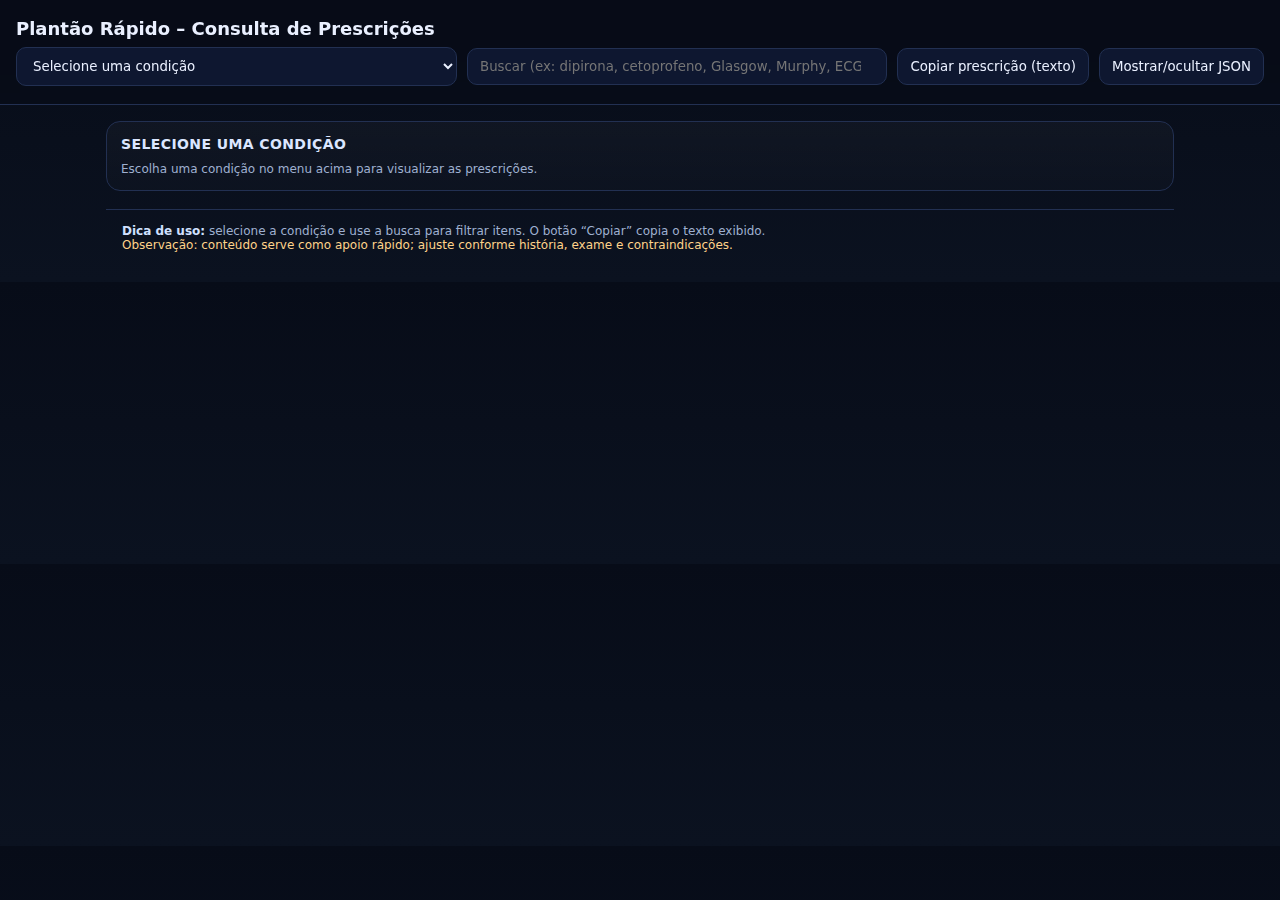
<file: src/prescricaofast.html>
<!doctype html>
<html lang="pt-br">
<head>
  <meta charset="utf-8" />
  <meta name="viewport" content="width=device-width,initial-scale=1" />
  <title>Plantão Rápido – Prescrições</title>
  <style>
    :root { --bg:#0b1220; --card:#121b2f; --muted:#9fb0d0; --text:#eaf0ff; --accent:#5aa2ff; --border:#223052; }
    *{ box-sizing:border-box; font-family: system-ui, -apple-system, Segoe UI, Roboto, Arial; }
    body{ margin:0; background:linear-gradient(180deg,#070c18, var(--bg)); color:var(--text); }
    header{ padding:18px 16px; border-bottom:1px solid var(--border); position:sticky; top:0; backdrop-filter: blur(8px); background:rgba(7,12,24,.85); z-index:10;}
    h1{ margin:0 0 8px 0; font-size:18px; font-weight:700;}
    .row{ display:flex; gap:10px; flex-wrap:wrap; align-items:center;}
    select, input{
      background:#0e1730; color:var(--text); border:1px solid var(--border);
      padding:10px 12px; border-radius:10px; outline:none; min-width:240px;
    }
    input{ min-width:260px; flex:1; }
    main{ padding:16px; max-width:1100px; margin:0 auto;}
    .grid{ display:grid; grid-template-columns: repeat(auto-fit, minmax(280px, 1fr)); gap:12px; }
    .card{
      background:linear-gradient(180deg, rgba(255,255,255,.03), rgba(255,255,255,.01));
      border:1px solid var(--border); border-radius:14px; padding:14px;
    }
    .title{ font-weight:800; font-size:14px; margin:0 0 10px 0; letter-spacing:.4px; text-transform:uppercase; color:#dbe6ff;}
    .badge{ display:inline-block; font-size:12px; padding:4px 8px; border-radius:999px; border:1px solid var(--border); color:var(--muted); margin:0 6px 8px 0; }
    ul{ margin:8px 0 0 18px; padding:0; }
    li{ margin:7px 0; line-height:1.35; }
    .muted{ color:var(--muted); font-size:12px; margin-top:10px; }
    .tools{ display:flex; gap:10px; flex-wrap:wrap; margin-top:12px; }
    button{
      background:#0e1730; color:var(--text); border:1px solid var(--border);
      padding:10px 12px; border-radius:10px; cursor:pointer;
    }
    button:hover{ border-color:var(--accent); }
    .footer{ padding:14px 16px; color:var(--muted); font-size:12px; border-top:1px solid var(--border); margin-top:18px;}
    .k{ color:#cfe0ff; font-weight:700;}
    .warn{ color:#ffd38a; }
    pre{
      white-space:pre-wrap; word-break:break-word;
      background:#0e1730; border:1px solid var(--border);
      border-radius:12px; padding:12px; margin:10px 0 0 0; color:#dce7ff;
      display:none;
    }
  </style>
</head>
<body>

<header>
  <h1>Plantão Rápido – Consulta de Prescrições</h1>
  <div class="row">
    <select id="condicao">
      <option value="">Selecione uma condição</option>
      <option value="PS DOR ABDOMINAL SEM NAUSEA">PS – DOR ABDOMINAL (SEM NÁUSEAS)</option>
      <option value="PS DOR ABDOMINAL COM NAUSEA">PS – DOR ABDOMINAL (COM NÁUSEAS)</option>
      <option value="PS DOR OSTEOMUSCULAR">PS – DOR OSTEO/MUSCULAR</option>
      <option value="PS COLICA RENAL">PS – CÓLICA RENAL</option>
      <option value="PS CEFALEIA">PS – CEFALÉIA AGUDA</option>
      <option value="PS DOR + ALERGIA">PS – DOR + COMPONENTE ALÉRGICO</option>
      <option value="PS DOR + NAUSEA">PS – DOR + NÁUSEA ISOLADA</option>

      <!-- NOVO: Modelos de Evolução / Exame Físico / Complementares -->
      <option value="EXAME FISICO MASCULINO">EXAME FÍSICO – MASCULINO (MODELO)</option>
      <option value="EXAME FISICO FEMININO">EXAME FÍSICO – FEMININO (MODELO)</option>
      <option value="CONDUTA (MODELO)">CONDUTA (MODELO)</option>
      <option value="EXAME FISICO COMPLEMENTAR">EXAME FÍSICO COMPLEMENTAR</option>
      <option value="OTOSCOPIA (MODELO)">OTOSCOPIA (MODELO)</option>
      <option value="REAVALIACAO (MODELO)">REAVALIAÇÃO (MODELO)</option>
      <option value="EXAMES COMPLEMENTARES (MODELO)">EXAMES COMPLEMENTARES (MODELO)</option>

      <!-- NOVO: Arsenal UTI/Urgência -->
      <option value="MEDICAMENTOS URGENCIA/UTI - ARSENAL ARTUR BATISTA">MEDICAMENTOS URGÊNCIA/UTI – ARSENAL ARTUR BATISTA</option>
      <option value="MEDICACOES URGENCIA VIA ORAL - ARSENAL">MEDICAÇÕES URGÊNCIA VIA ORAL – ARSENAL</option>
    </select>

    <input id="busca" type="search" placeholder="Buscar (ex: dipirona, cetoprofeno, Glasgow, Murphy, ECG, Rx, etc.)..." />
    <button id="btnCopiar">Copiar prescrição (texto)</button>
    <button id="btnMostrarJson">Mostrar/ocultar JSON</button>
  </div>
</header>

<main>
  <div id="conteudo" class="grid"></div>
  <pre id="jsonBox"></pre>

  <div class="footer">
    <div><span class="k">Dica de uso:</span> selecione a condição e use a busca para filtrar itens. O botão “Copiar” copia o texto exibido.</div>
    <div class="warn">Observação: conteúdo serve como apoio rápido; ajuste conforme história, exame e contraindicações.</div>
  </div>
</main>

<script>
  // Banco de dados de prescrições (edite livremente)
  // Padrão: CONDIÇÃO -> VIA -> [ "MEDICAMENTO - QTD - POSOLOGIA/INSTRUÇÃO" ]
  const RX = {
    // ===== Protocolos clássicos PS (com Dipirona 1g/2mL e opção IM) =====
    "PS DOR ABDOMINAL SEM NAUSEA": {
      "USO EV": [
        "DIPIRONA 1 G/2 ML - 01 ampola - 1 AMP + 8 mL AD EV",
        "BUTILBROMETO DE ESCOPOLAMINA 20 MG - 01 ampola - 1 AMP + 10 mL AD EV"
      ],
      "ALTERNATIVA IM": [
        "DIPIRONA 1 G/2 ML - 01 ampola - 1 AMP IM",
        "BUTILBROMETO DE ESCOPOLAMINA 20 MG - 01 ampola - 1 AMP IM"
      ]
    },
    "PS DOR ABDOMINAL COM NAUSEA": {
      "USO EV": [
        "DIPIRONA 1 G/2 ML - 01 ampola - 1 AMP + 8 mL AD EV",
        "BUTILBROMETO DE ESCOPOLAMINA 20 MG - 01 ampola - 1 AMP + 10 mL AD EV",
        "BROMOPRIDA 10 MG - 01 ampola - 2 mL + 18 mL AD EV"
      ],
      "ALTERNATIVA IM (SEM ACESSO VENOSO)": [
        "DIPIRONA 1 G/2 ML - 01 ampola - 1 AMP IM",
        "PROMETAZINA 50 MG - 01 ampola - 1 AMP IM"
      ]
    },
    "PS DOR OSTEOMUSCULAR": {
      "USO EV": [
        "DIPIRONA 1 G/2 ML - 01 ampola - 1 AMP + 8 mL AD EV",
        "CETOPROFENO 100 MG - 01 ampola - 1 AMP + 100 mL SF 0,9% EV"
      ],
      "ALTERNATIVA IM": [
        "DIPIRONA 1 G/2 ML - 01 ampola - 1 AMP IM",
        "CETOPROFENO 100 MG - 01 ampola - 1 AMP IM"
      ]
    },
    "PS COLICA RENAL": {
      "USO EV": [
        "DIPIRONA 1 G/2 ML - 01 ampola - 1 AMP + 8 mL AD EV",
        "CETOPROFENO 100 MG - 01 ampola - 1 AMP + 100 mL SF 0,9% EV",
        "BROMOPRIDA 10 MG - 01 ampola - 2 mL + 18 mL AD EV"
      ],
      "ALTERNATIVA IM": [
        "DIPIRONA 1 G/2 ML - 01 ampola - 1 AMP IM",
        "CETOPROFENO 100 MG - 01 ampola - 1 AMP IM"
      ],
      "SE DOR INTENSA": [
        "MORFINA 10 MG/1 ML - 01 ampola - 1 mL + 9 mL AD (10 mL). Aplicar 3–5 mL EV titulado"
      ]
    },
    "PS CEFALEIA": {
      "USO EV": [
        "DIPIRONA 1 G/2 ML - 01 ampola - 1 AMP + 8 mL AD EV",
        "BROMOPRIDA 10 MG - 01 ampola - 2 mL + 18 mL AD EV"
      ],
      "ALTERNATIVA IM": [
        "DIPIRONA 1 G/2 ML - 01 ampola - 1 AMP IM"
      ],
      "SE CRISE RECORRENTE": [
        "DEXAMETASONA 4–8 MG - 01 ampola - EV (conforme apresentação disponível)"
      ]
    },
    "PS DOR + ALERGIA": {
      "USO EV / IM": [
        "DIPIRONA 1 G/2 ML - 01 ampola - EV: 1 AMP + 8 mL AD | IM: 1 AMP IM",
        "DEXAMETASONA 4–8 MG - 01 ampola - EV (conforme apresentação disponível)",
        "PROMETAZINA 50 MG - 01 ampola - 1 AMP IM"
      ]
    },
    "PS DOR + NAUSEA": {
      "USO EV": [
        "DIPIRONA 1 G/2 ML - 01 ampola - 1 AMP + 8 mL AD EV",
        "BROMOPRIDA 10 MG - 01 ampola - 2 mL + 18 mL AD EV"
      ],
      "ALTERNATIVA IM": [
        "DIPIRONA 1 G/2 ML - 01 ampola - 1 AMP IM"
      ]
    },

    // ===== Itens transcritos das suas prescrições (imagens) + diluições comuns =====
    "DILUICOES COMUNS (EMERGENCIA)": {
      "ANALGESIA": [
        "DIPIRONA 1 G/2 ML - 01 ampola - 01 amp + AD 10 mL EV / 01 amp IM",
        "DIPIRONA 1 G/2 ML - 02 ampolas - 02 amp + AD 20 mL EV",
        "ESCOPOLAMINA 20 MG - 01 ampola - 01 amp + AD 10 mL EV / 01 amp IM",
        "ESCOPOLAMINA + DIPIRONA - 01 ampola - 01 amp + AD 20 mL EV (Obs: alguns serviços preferem 15 mL)",
        "DICLOFENACO 75 MG - 01 ampola - IM",
        "TENOXICAM 20 MG - 01 ampola - 01 amp + AD 10 mL EV",
        "CETOPROFENO 100 MG - 01 ampola - + SF 0,9% 100 mL EV",
        "TRAMADOL 100 MG - 01 ampola - 01 amp + SF 0,9% ou SG 5% 100 mL EV / 01 amp SC",
        "MORFINA 10 MG/1 ML - 01 ampola - 01 mL + AD 09 mL; aplicar 03–05 mL EV",
        "FENTANIL - conforme serviço - Pode usar puro; pode diluir conforme necessidade"
      ]
    },

    // ===== Prescrições adicionadas anteriormente =====
    "ASMA": {
      "USO ORAL": [
        "PREDNISONA 20 MG - 05 comprimidos - Tomar 01 comprimido VO pela manhã por 5 dias"
      ],
      "USO INALATORIO": [
        "SALBUTAMOL SPRAY 100 MCG - 01 frasco - Inalar 02 jatos de 6/6h por 5 dias"
      ]
    },
    "DENGUE": {
      "USO ORAL": [
        "PARACETAMOL 750 MG - 01 caixa - Tomar 01 comprimido de 6/6h se dor ou febre",
        "DIPIRONA 500 MG - 01 caixa - Tomar 02 comprimidos de 6/6h se dor ou febre"
      ]
    },
    "ENXAQUECA": {
      "USO ORAL": [
        "NAPROXENO 500 MG - 01 caixa - Tomar 01 comprimido de 12/12h por até 5 dias",
        "METOCLOPRAMIDA 10 MG - 01 caixa - Tomar 01 comprimido de 8/8h se náuseas ou vômitos"
      ]
    },
    "COLICA NEFRETICA": {
      "USO ORAL": [
        "CETOPROFENO 150 MG - 01 caixa - Tomar 01 comprimido de 12/12h por até 5 dias",
        "METOCLOPRAMIDA 10 MG - 01 caixa - Tomar 01 comprimido de 8/8h se náuseas ou vômitos"
      ]
    },
    "RINOSSINUSITE": {
      "USO ORAL": [
        "LORATADINA 10 MG - 01 caixa - Tomar 01 comprimido ao dia por 10 dias",
        "DIPIRONA 500 MG - 01 caixa - Tomar 01 comprimido de 8/8h se dor ou febre"
      ],
      "USO NASAL": [
        "SORO FISIOLOGICO 0,9% - 01 frasco - Lavar as narinas 3x ao dia"
      ]
    },
    "OTITE EXTERNA": {
      "USO OTOLOGICO": [
        "OTOSPORIN - 01 frasco - Aplicar 03 gotas no ouvido afetado de 8/8h por 7 dias"
      ],
      "USO ORAL": [
        "DIPIRONA 500 MG - 01 caixa - Tomar 01 comprimido de 6/6h se dor"
      ]
    },
    "AMIGDALITE ESTREPTOCOCICA": {
      "USO ORAL": [
        "AMOXICILINA 500 MG - 21 comprimidos - Tomar 01 comprimido de 8/8h por 7 dias",
        "DIPIRONA 500 MG - 01 caixa - Tomar 01 comprimido de 6/6h se dor ou febre"
      ]
    },
    "HERPES ZOSTER": {
      "USO ORAL": [
        "ACICLOVIR 800 MG - 35 comprimidos - Tomar 01 comprimido de 5x/dia por 7 dias",
        "DIPIRONA 500 MG - 01 caixa - Tomar 01 comprimido de 6/6h se dor"
      ]
    },
    "ESCABIOSE": {
      "USO TOPICO": [
        "PERMETRINA 5% - 01 frasco - Aplicar do pescoço para baixo à noite, repetir após 7 dias"
      ],
      "USO ORAL": [
        "LORATADINA 10 MG - 01 caixa - Tomar 01 comprimido ao dia se prurido"
      ]
    },
    "DISMENORREIA": {
      "USO ORAL": [
        "ACIDO MEFENAMICO 500 MG - 01 caixa - Tomar 01 comprimido de 8/8h por até 5 dias"
      ]
    },
    "TOSSE SECA": {
      "USO ORAL": [
        "LEVODROPROPIZINA 30 MG/5ML - 01 frasco - Tomar 10 mL de 8/8h por 5 dias"
      ]
    },

    // ===== Prescrições transcritas das imagens =====
    "PRESCRICAO (IMAGEM) 1": {
      "USO EV / IM": [
        "BUTILBROMETO DE ESCOPOLAMINA + DIPIRONA 4 MG/ML + 500 MG/ML (AMPOLA) - 01 ampola - 1 AMP + 15 mL AD EV",
        "PROMETAZINA 50 MG (AMPOLA) - 01 ampola - 1 AMP IM",
        "SF 0,9% (BOLSA) - 500 mL - 500 mL EV lento"
      ]
    },
    "PRESCRICAO (IMAGEM) 2": {
      "USO EV / IM": [
        "DIPIRONA 500 MG/ML (AMPOLA) - 01 ampola - 1 AMP + 8 mL AD EV",
        "CETOPROFENO 100 MG (FR/AMP) - 01 ampola - 1 AMP IM"
      ]
    },
    "PRESCRICAO (IMAGEM) 3": {
      "USO EV / VO": [
        "DEXAMETASONA 8 MG/ML (AMPOLA) - 01 ampola - 1 AMP + 18 mL AD EV",
        "PARACETAMOL 200 MG/ML (FRASCO) - 01 frasco - 40 gotas VO"
      ]
    },
    "PRESCRICAO (IMAGEM) 4": {
      "USO EV / VO": [
        "DIPIRONA 500 MG/ML (AMPOLA) - 01 ampola - 1 AMP + 8 mL AD EV",
        "ENALAPRIL 20 MG (COMPRIMIDO) - 01 comprimido - 1 CP VO"
      ]
    },
    "PRESCRICAO (IMAGEM) 5": {
      "USO EV": [
        "CETOPROFENO 100 MG (FR/AMP) - 01 ampola - 1 AMP + 100 mL SF 0,9% EV"
      ]
    },
    "PRESCRICAO (IMAGEM) 6": {
      "USO EV": [
        "SF 0,9% 500 mL (BOLSA) - 01 bolsa - 500 mL EV",
        "DEXAMETASONA 4 MG/ML (FRASCO) - 01 frasco - 2,5 mL + 7,5 mL AD EV",
        "DIPIRONA 500 MG/ML (AMPOLA) - 01 ampola - 2 mL + 8 mL AD EV",
        "BROMOPRIDA 10 MG (AMPOLA) - 01 ampola - 2 mL + 18 mL AD EV"
      ]
    },

    // ===== NOVO: Modelos que você enviou (em formato “cards” pesquisável) =====
    "EXAME FISICO MASCULINO": {
      "ANAMNESE / AP": [
        "Paciente refere ____.",
        "AP: Nega alergias medicamentosas ou demais comorbidades."
      ],
      "EXAME FISICO GERAL": [
        "EF: BEG, hidratado, normocorado, anictérico, acianótico, afebril, eupneico, lúcido e orientado, normocárdico e normotenso.",
        "PA: __ mmHg | FC: __ bpm | Tax: __ °C | SatO2: __ % em AA | HGT: ___ mg/dL"
      ],
      "ACV": [
        "RCR, sem B3 ou B4, BNF, sem SA."
      ],
      "AR": [
        "MV+ em AHT, sem RA."
      ],
      "ABDOME": [
        "Semigloboso, flácido, RHA+, indolor à palpação superficial ou profunda, DB (-), Murphy (-), Giordano (-), sem VMG ou MP."
      ],
      "NEUROLOGICO": [
        "Glasgow 15, PIFR, força muscular grau V, sem sinais de irritação meníngea, nistagmo ou ataxia."
      ],
      "EXTREMIDADES": [
        "Aquecidas, sem edemas, com pulsos periféricos cheios e simétricos, tempo de reenchimento capilar < 2 seg."
      ]
    },

    "EXAME FISICO FEMININO": {
      "ANAMNESE / AP": [
        "Paciente refere ____.",
        "AP: Nega alergias medicamentosas ou demais comorbidades.",
        "Nega atraso menstrual, gestação ou amamentação."
      ],
      "EXAME FISICO GERAL": [
        "EF: BEG, hidratada, normocorada, anictérica, acianótica, afebril, eupneica, lúcida e orientada, normocárdica e normotensa.",
        "PA: __ mmHg | FC: __ bpm | Tax: __ °C | SatO2: __ % em AA | HGT: ___ mg/dL"
      ],
      "ACV": [
        "RCR, sem B3 ou B4, BNF, sem SA."
      ],
      "AR": [
        "MV+ em AHT, sem RA."
      ],
      "ABDOME": [
        "Semigloboso, flácido, RHA+, indolor à palpação superficial ou profunda, DB (-), Murphy (-), Giordano (-), sem VMG ou MP."
      ],
      "NEUROLOGICO": [
        "Glasgow 15, PIFR, força muscular grau V, sem sinais de irritação meníngea, nistagmo ou ataxia."
      ],
      "EXTREMIDADES": [
        "Aquecidas, sem edemas, com pulsos periféricos cheios e simétricos, tempo de reenchimento capilar < 2 seg."
      ]
    },

    "CONDUTA (MODELO)": {
      "CONDUTA": [
        "CD:",
        "- Prescrevo ____.",
        "- Alta com orientações médicas e seguimento ambulatorial em PSF.",
        "- Oriento paciente a retornar em caso de novas queixas ou intercorrências."
      ]
    },

    "EXAME FISICO COMPLEMENTAR": {
      "CAVIDADE ORAL E OROFARINGE": [
        "Sem evidências de hiperemias, adenomegalias, abaulamentos patológicos, placas ou exsudatos."
      ],
      "PESCOCO": [
        "Traqueia centrada, musculatura tópica, sem alterações cutâneas à inspeção, ausência de massas ou tumorações à palpação."
      ],
      "ANOPERINEO": [
        "Pele e mucosa íntegras, toque retal com esfíncter normotenso, sem tumorações, com fezes em ampola retal, pastosas, sem melena em dedo de luva."
      ]
    },

    "OTOSCOPIA (MODELO)": {
      "OE": [
        "Meato acústico externo com pele íntegra, sem lesões ou obstruções; MT íntegra, translúcida, sem abaulamentos ou nível hídrico, cone luminoso visível e tópico."
      ],
      "OD": [
        "Meato acústico externo com pele íntegra, sem lesões ou obstruções; MT íntegra, translúcida, sem abaulamentos ou nível hídrico, cone luminoso visível e tópico."
      ]
    },

    "REAVALIACAO (MODELO)": {
      "MASCULINA": [
        "Paciente evoluiu estável, referindo melhora sintomática após medicação, sem relato de novas queixas ou intercorrências.",
        "No momento segue em BEG, Glasgow 15 e eupneico em ar ambiente."
      ],
      "FEMININA": [
        "Paciente evoluiu estável, referindo melhora sintomática após medicação, sem relato de novas queixas ou intercorrências.",
        "No momento segue em BEG, Glasgow 15 e eupneica em ar ambiente."
      ]
    },

    "EXAMES COMPLEMENTARES (MODELO)": {
      "IMAGEM": [
        "RX DE TÓRAX: Sem evidências de pneumotórax, condensações, DP, fraturas, distopias ou demais alterações patológicas agudas.",
        "RX DE ABDOME AGUDO: Sem evidências de pneumoperitôneo, distensão de alças intestinais, alças sentinelas ou demais alterações patológicas agudas."
      ],
      "CARDIO": [
        "ECG: Sinusal, dentro dos limites da normalidade.",
        "Marcadores de necrose miocárdica no intervalo da normalidade."
      ],
      "LABORATORIO": [
        "Hemograma sem sinais de anemia, leucócitos e plaquetas no intervalo da normalidade.",
        "Função renal preservada.",
        "Transaminases sem elevação significativa.",
        "EAS sem alterações dignas de nota.",
        "Amilase sem elevação significativa.",
        "PCR sem elevação significativa.",
        "Bilirrubinas totais e frações sem elevação.",
        "Eletrólitos no intervalo da normalidade."
      ]
    },

    /* =======================
       NOVO: ARSENAL UTI/URGENCIA
       ======================= */
    "MEDICAMENTOS URGENCIA/UTI - ARSENAL ARTUR BATISTA": {
      "HIDRATACAO": [
        "SF 0,9% - 500 ML, EV, CORRER ABERTO",
        "SF 0,9% - 500 ML, EV, 80 GOTAS/MIN",
        "SG 5% - 500 ML, EV, 80 GOTAS/MIN",
        "RINGER LACTATO - 500 ML, EV, CORRER ABERTO, ACM"
      ],
      "ANALGESICO": [
        "DIPIRONA 1000 MG/2 ML - 01 AMP + 08 ML AD, EV",
        "DIPIRONA 1000 MG/2 ML - 01 AMP + 08 ML AD, EV, 6/6H, SE DOR OU TAX >= 37,8 °C",
        "DIPIRONA 1000 MG/2 ML - 01 AMP, IM",
        "BUSCOPAN COMPOSTO (4 MG/ML + 500 MG/ML) - 01 AMP + 10 ML AD, EV",
        "BUSCOPAN COMPOSTO (4 MG/ML + 500 MG/ML) - 01 AMP + 10 ML AD, EV, 8/8H, SN",
        "BUSCOPAN SIMPLES 20 MG/1 ML - 01 AMP + 19 ML AD, EV LENTO",
        "BUSCOPAN SIMPLES 20 MG/1 ML - 01 AMP + 19 ML AD, EV LENTO, 8/8H, SN",
        "TRAMADOL (TRAMAL) 50 MG - 02 AMP + 100 ML SF 0,9%, EV LENTO, 8/8H, ACM",
        "TRAMADOL (TRAMAL) 100 MG/2 ML - 01 AMP + 100 ML SF 0,9%, EV, 32 GOTAS/MIN",
        "TRAMADOL (TRAMAL) 100 MG/2 ML - 01 AMP + 100 ML SF 0,9%, EV LENTO, 8/8H, ACM",
        "MORFINA 10 MG/ML - 01 AMP + 10 ML AD, FAZER 03 ML EV LENTO, ACM",
        "MORFINA 10 MG/ML - 01 AMP + 10 ML AD, FAZER 03 ML EV LENTO, 8/8H, ACM"
      ],
      "ANTAGONISTA OPIOIDE (MORFINA)": [
        "NALOXONA (NARCAN) 0,4 MG/ML - 01 AMPOLA, IM"
      ],
      "ANTI-INFLAMATORIO": [
        "DICLOFENACO SODICO (VOLTAREN) 75 MG/3 ML - 01 AMP, IM",
        "TENOXICAM (TILATIL) 20 MG/ML - 01 AMP + 20 ML AD, EV",
        "CETOPROFENO (PROFENID) 100 MG/2 ML - 01 AMP + 100 ML SF 0,9%, EV, 40 GOTAS/MIN"
      ],
      "CORTICOIDE": [
        "DEXAMETASONA (DECADRON) 10 MG/2,5 ML - 01 AMP + 10 ML AD, EV",
        "DEXAMETASONA (DECADRON) 10 MG/2,5 ML - 01 AMP + 10 ML AD, EV, 12/12H",
        "DEXAMETASONA (DECADRON) 10 MG/2,5 ML - 01 AMP, IM",
        "HIDROCORTISONA 500 MG - 01 AMP + 10 ML AD, EV",
        "HIDROCORTISONA 100 MG - 01 AMP + 10 ML AD, EV",
        "HIDROCORTISONA 100 MG - 01 AMP + 10 ML AD, EV, 12/12H"
      ],
      "ANTI-EMETICO": [
        "PLASIL 5 MG/ML - 01 AMP, IM",
        "BROMOPRIDA 10 MG/2 ML - 01 AMP + 18 ML AD, EV",
        "BROMOPRIDA 10 MG/2 ML - 01 AMP + 18 ML AD, EV, 8/8H, SE NAUSEAS/VOMITOS",
        "BROMOPRIDA 10 MG/2 ML - 01 AMP, IM",
        "ONDASETRONA (NAUSEDRON) 8 MG/4 ML - 01 AMP + AD, EV",
        "ONDASETRONA (NAUSEDRON) 8 MG/4 ML - 01 AMP + 100 ML SF 0,9%, EV LENTO, 8/8H, SN",
        "DIMENIDRATO 30 MG + PIRIDOXINA 50 MG + GLICOSE 1000 MG + FRUTOSE 1000 MG - 01 AMP + 100 ML SF 0,9%, EV, 8/8H"
      ],
      "ANTI-HISTAMINICO": [
        "PROMETAZINA (FENERGAM) 50 MG/2 ML - 01 AMP, IM"
      ],
      "ANEMIA": [
        "NORIPURUM 100 MG/5 ML - 01 AMP + SF 0,9% 100 ML, EV, CORRER EM 30 MIN",
        "NORIPURUM 100 MG/5 ML - 01 AMP + SF 0,9% 250 ML, EV, CORRER EM 1 H, 1X/DIA"
      ],
      "ANTI-HIPERTENSIVO": [
        "HIDRALAZINA 20 MG/ML - 01 AMP + 10 ML AD, FAZER 2,5 ML EV, AGORA",
        "METOPROLOL (SELOKEN) 1 MG/ML - 01 AMP + AD, EV OU EM BOLUS",
        "METOPROLOL (SELOKEN) 1 MG/ML - 01 AMP, EV, EM BOLUS",
        "FUROSEMIDA 20 MG/2 ML - 01 AMP + 10 ML AD, EV",
        "FUROSEMIDA 20 MG/2 ML - 01 AMP + 10 ML AD, EV, 8/8H",
        "CLONIDINA 150 MCG/ML - 1 ML + 9 ML AD, EV LENTO, SE PAS >= 160 MMHG OU PAD >= 110 MMHG"
      ],
      "ANTI-HIPERTENSIVO EM BIC (VASODILATADOR)": [
        "NITROPRUSSIATO DE SODIO (NIPRIDE) 50 MG/2 ML - 01 AMP + 248 ML SG 5%, EV, BIC, ACM (MEDIA 15 ML/H) (AVCH)",
        "NITROGLICERINA (TRIDIL) 25 MG/5 ML - 01 AMP + 245 ML SG 5% OU SF 0,9%, EV, BIC, ACM (INICIAR 3 ML/H ATE 60 ML/H) (IAM)"
      ],
      "PROTETOR GASTRICO": [
        "RANITIDINA 50 MG/2 ML - 01 AMP + 18 ML AD, EV",
        "RANITIDINA 50 MG/2 ML - 01 AMP + 18 ML AD, EV, 8/8H",
        "CIMETIDINA 150 MG/ML - 01 AMP + 18 ML AD, EV, 12/12H",
        "OMEPRAZOL 40 MG - 01 FR + 10 ML AD, EV",
        "OMEPRAZOL 40 MG - 01 FR + 10 ML AD, EV, 24/24H",
        "(HDA) OMEPRAZOL 40 MG - 02 AMP + 10 ML AD, EV, AGORA; DEPOIS OMEPRAZOL 40 MG - 01 AMP + 10 ML AD, EV, 12/12H",
        "OMEPRAZOL 40 MG/FR - 01 FR + 10 ML DILUENTE PROPRIO, EV, AS 6H",
        "OMEPRAZOL EM HDA (ATAQUE) - 100 ML SF 0,9% + 02 AMP (80 MG), EV, 80 GOTAS/MIN",
        "OMEPRAZOL EM HDA (INFUSAO CONTINUA) - 100 ML SF 0,9% + 02 AMP (80 MG), EV, BOMBA 10 ML/H",
        "HIDROXIDO DE ALUMINIO - 10 ML, VO, AGORA"
      ],
      "NEBULIZACAO": [
        "NBZ: 5 ML SF 0,9% + 30 GTS IPRATROPIO (ATROVENT) + 10 GTS FENOTEROL (BEROTEC) POR 15 MIN, REPETIR 3X",
        "NBZ 6/6H: 5 ML SF 0,9% + 30 GTS IPRATROPIO (ATROVENT) + 10 GTS FENOTEROL (BEROTEC) POR 15 MIN"
      ],
      "ANTICONVULSIVANTE": [
        "DIAZEPAM 10 MG/2 ML - 01 AMP + 10 ML AD, EV LENTO, ACM",
        "DIAZEPAM 10 MG/2 ML - 01 AMP, IM",
        "FENITOINA (HIDANTAL) 250 MG/5 ML (ATAQUE): 02 AMP EM 200 ML SF 0,9%, EV, 20 MIN",
        "FENITOINA (HIDANTAL) 250 MG/5 ML (MANUTENCAO): 02 AMP EM 200 ML SF 0,9%, EV, 4 H (16 GOTAS/MIN)",
        "FENITOINA (HIDANTAL) 250 MG/5 ML - 02 ML + 18 ML AD, EV, 8/8H",
        "FENITOINA (HIDANTAL) 250 MG/5 ML - 02 ML + 18 ML AD, EV LENTO, 12/12H",
        "FENITOINA (HIDANTAL) 250 MG/5 ML - 04 AMP + 250 ML SF 0,9%, EV, 2 H",
        "FENOBARBITAL (GARDENAL) 200 MG/2 ML - 01 AMP, IM"
      ],
      "ANTAGONISTA BENZODIAZEPINICO (DIAZEPAM)": [
        "FLUMAZENIL (LANEXAT) 0,5 MG/5 ML - 01 AMP + 15 ML SG 5%, EV, 04 ML/MIN ATE MAX 02 AMP"
      ],
      "ANTIBIOTICO": [
        "AMPICILINA + SULBACTAM (UNASYN) 3 G + 100 ML SF 0,9%, EV, 8/8H",
        "AZITROMICINA 500 MG + 100 ML SF 0,9%, EV, 24/24H",
        "CEFALOTINA 1 G + 10 ML AD, EV, 6/6H",
        "CEFEPIME 1 G + 100 ML SF 0,9%, EV, 8/8H",
        "CEFEPIME 2 G + 100 ML SF 0,9%, EV, 8/8H",
        "CEFOXITINA 2 G + 10 ML AD, EV, 6/6H",
        "CEFTAZIDIMA 2 G + 100 ML SF 0,9%, EV, 8/8H",
        "CEFTRIAXONA 1 G + 10 ML AD, EV, 12/12H",
        "METRONIDAZOL 500 MG/100 ML - 01 BOLSA, EV, 8/8H",
        "TAZOCIN 4,5 G + 100 ML SF 0,9%, EV, 8/8H OU 6/6H",
        "VANCOMICINA 1 G + 100 ML SF 0,9%, EV, 12/12H"
      ],
      "TROMBOPROFILAXIA / ANTICOAGULACAO": [
        "CLEXANE 40 MG - 01 AMP, SC, 24/24H",
        "CLEXANE 60 MG - SC, 12/12H",
        "HEPARINA 5000 UI/0,25 ML - 01 AMP, SC, 8/8H",
        "HEPARINA 5000 UI/0,25 ML - 01 AMP, SC, 12/12H"
      ],
      "HEMORRAGIA": [
        "ACIDO TRANEXAMICO 250 MG/5 ML - 02 AMP + 250 ML SF 0,9%, EV LENTO",
        "ACIDO TRANEXAMICO 250 MG/5 ML - 01 AMP + 100 ML SF 0,9%, EV LENTO, 8/8H",
        "VITAMINA K 10 MG/ML - 01 AMP, IM, 24/24H"
      ],
      "ACIDEMIA / DISTURBIOS ELETROLITICOS": [
        "BICARBONATO DE SODIO 8,4% - 60 ML + SF 0,9% 100 ML, EV, 12/12H, ACM",
        "BICARBONATO DE SODIO 8,4% - 250 ML, EV, ACM",
        "BICARBONATO DE SODIO 8,4% - 01 AMP, EV, ACM",
        "BICARBONATO DE SODIO 8,4% - 70 ML + 70 ML SF 0,9%, EV, BIC, 50 ML/H",
        "GLUCONATO DE CALCIO 10% - 30 ML + 70 ML SF 0,9%, EV, BIC, 50 ML/H (HIPERCALEMIA)",
        "INSULINA REGULAR 10 UI + SG 50% 50 ML, EV, BIC, 50 ML/H, 6/6H (HIPERCALEMIA)",
        "KCL 10% - 40 ML + 460 ML SRL, EV, BIC, 100 ML/H (HIPOCALEMIA)",
        "HIPERNATREMIA: SF 0,9% 250 ML + AD 250 ML (2 ETAPAS 500 ML), EV, BIC, 42 ML/H"
      ],
      "HEMODERIVADOS": [
        "CH (02 BOLSAS) - EV, CORRER 01–02 H CADA BOLSA",
        "CH (01 BOLSA) - EV, GOTA A GOTA",
        "CP 08 UI - EV, EM 30 MIN (20–30 ML/KG/H)",
        "PLASMA FRESCO 01 UNIDADE - EV, GOTA A GOTA",
        "MEDIR TAX E PA A CADA 30 MIN DURANTE TRANSFUSAO"
      ],
      "DM DESCOMPENSADO": [
        "INSULINA REGULAR SC (SLIDING SCALE): <180=0 UI; 181–200=2 UI; 201–250=4 UI; 251–300=6 UI; 301–350=8 UI; >350=10 UI",
        "GLICOSE 50% - 40 ML EV SE GLICEMIA <70 MG/DL",
        "MEDIR GLICEMIA CAPILAR 6/6H",
        "INSULINA NPH SC: 10 UI MANHA + 05 UI NOITE",
        "INSULINA REGULAR 100 UI + 100 ML SF 0,9% - EV, BIC 6 ML/H; MEDIR GLICEMIA 1/1H"
      ],
      "DROGAS VASOATIVAS": [
        "ADRENALINA 1 MG/ML - 0,5 ML IM NO VASTO LATERAL DA COXA",
        "NORADRENALINA 4 MG - 04 AMP + 234 ML SF 0,9%, EV, BIC, ACM",
        "DOPAMINA 50 MG/10 ML - 05 AMP + 200 ML SF 0,9%, EV, BIC, ACM (20–100 ML/H)",
        "DOBUTAMINA 250 MG/20 ML - 01 AMP + 230 ML SF 0,9%, EV, BIC, ACM"
      ],
      "SEDACAO / BLOQUEIO NEUROMUSCULAR (BIC)": [
        "FENTANIL 0,05 MG/ML - 50 ML + 50 ML SF 0,9%, EV, BIC, 5 ML/H",
        "MIDAZOLAM 15 MG/3 ML - 20 ML + 80 ML SF 0,9%, EV, BIC, 5 ML/H",
        "CISATRACURIO 2 MG/ML - 50 ML + 50 ML SF 0,9%, EV, BIC, 5 ML/H",
        "PRECEDEX (DEXMEDETOMIDINA) 100 MCG/ML - 02 ML + 48 ML SF 0,9%, EV, BIC, 01 ML/H, ACM"
      ],
      "SOLICITACOES / ENCAMINHAMENTOS": [
        "SOLICITO EXAMES LABORATORIAIS",
        "SOLICITO INTERNACAO HOSPITALAR",
        "ENCAMINHO PACIENTE PARA SALA AMARELA",
        "ENCAMINHO PACIENTE PARA SALA VERMELHA"
      ],
      "CURATIVOS / PROFILAXIAS": [
        "CURATIVO DIARIO COM COLAGENASE E AGE",
        "O2 SOB MASCARA DE VENTURI 5 L/MIN, SE SATO2 <92%",
        "SORO ANTIRRABICO - 5 ML NO LOCAL DA FERIDA + 5 ML IM NO GLUTEO",
        "VACINA ANTIRRABICA - 01 AMP IM"
      ],
      "DIETA": [
        "DIETA ORAL ZERO",
        "DIETA ORAL LIVRE",
        "DIETA ORAL BRANDA",
        "DIETA ORAL P/ HAS",
        "DIETA ORAL P/ DM",
        "DIETA ORAL P/ HEPATOPATA",
        "DIETA ORAL P/ NEFROPATA",
        "DIETA ORAL CONSTIPANTE",
        "DIETA ORAL LAXANTE",
        "DIETA ORAL SEM IRRITANTES GASTRICOS",
        "DIETA VIA SNE: ISOSOURCE 1,5 KCAL/ML - 500 ML, BIC, 30 ML/H",
        "DIETA ENTERAL: CUBISON 1,0 KCAL - 1000 ML, SNE, BIC, 52 ML/H",
        "DIETA ENTERAL: OSMOLITE PLUS 1,2 KCAL - 900 ML, SNE, BIC, 50 ML/H",
        "DIETA NPT: KABIVEN 1900 KCAL - 2053 ML, EV, BIC, 52 ML/H, 23/24H"
      ]
    },

    "MEDICACOES URGENCIA VIA ORAL - ARSENAL": {
      "ANTI-HIPERTENSIVO / CARDIO (VO/SL/SNG)": [
        "ANLODIPINO 5 MG - TOMAR 01 CP, VO, AGORA",
        "ATENOLOL 25 MG - TOMAR 01 CP, VO, AGORA",
        "ATENOLOL 50 MG - TOMAR 01 CP, VO, AGORA",
        "CAPTOPRIL 25 MG - TOMAR 01 CP, VO, AGORA",
        "CARVEDILOL 3,125 MG - 01 CP, VO, 12/12H",
        "CARVEDILOL 6,25 MG - 01 CP, VO, 12/12H",
        "CARVEDILOL 12,5 MG - 01 CP, VO, 12/12H",
        "CARVEDILOL 25 MG - 01 CP, VO, 24/24H OU 12/12H",
        "ENALAPRIL 5 MG - TOMAR 01 CP, VO, AGORA",
        "ENALAPRIL 10 MG - TOMAR 01 CP, VO, AGORA",
        "FUROSEMIDA 40 MG - TOMAR 01 CP, VO, AGORA",
        "HIDRALAZINA 50 MG - 01 CP, VO, 12/12H",
        "HIDROCLOROTIAZIDA 25 MG - TOMAR 01 CP, VO, AGORA",
        "NIFEDIPINO 20 MG - TOMAR 01 CP, VO, AGORA",
        "NIFEDIPINO 20 MG - TOMAR 01 CP, VO, SE PAS >= 160 MMHG E/OU PAD >= 100 MMHG",
        "NIMODIPINA 30 MG - 02 CP, SNG, 4/4H (AVCH)",
        "METOPROLOL 50 MG - TOMAR 01 CP, VO, AGORA",
        "PROPRANOLOL 40 MG - TOMAR 01 CP, VO, AGORA",
        "NITRATO DE ISOSSORBIDA (ISORDIL) 5 MG - TOMAR 01 CP, SL, AGORA",
        "AAS 100 MG - TOMAR 02 CP, VO, MASTIGADOS",
        "CLOPIDOGREL 75 MG - TOMAR 04 CP, VO",
        "SINVASTATINA 40 MG - TOMAR 01 CP, VO, AGORA"
      ],
      "ANALGESICO (VO)": [
        "PARACETAMOL 500 MG - 01 CP, VO, AGORA",
        "PARACETAMOL - 40 GOTAS, VO, AGORA",
        "DIPIRONA 500 MG - 01 CP, VO, AGORA",
        "DIPIRONA - 40 GOTAS, VO, AGORA",
        "BUSCOPAN COMPOSTO - 40 GOTAS, VO, AGORA"
      ],
      "ANSIOLITICO": [
        "DIAZEPAM 5 MG - TOMAR 01 CP, VO",
        "DIAZEPAM 10 MG - TOMAR 01 CP, VO",
        "CLONAZEPAM 2 MG - TOMAR 01 CP, VO",
        "QUETIAPINA 25 MG - 01 CP, VO, ACM"
      ],
      "ANTI-ARRITMICO (VO)": [
        "AMIODARONA 100 MG - 01 CP, VO, 12/12H",
        "AMIODARONA 200 MG - 01 CP, VO, 1X/DIA"
      ],
      "ANTIBIOTICO": [
        "PENICILINA G BENZATINA (BENZETACIL) - 1.200.000 UI, IM, REGIAO GLUTEA"
      ],
      "ANTI-FISETICO": [
        "SIMETICONA (LUFTAL) 75 MG/ML - 40 GOTAS, VO, 8/8H"
      ],
      "ANTI-HISTAMINICO": [
        "HISTAMIN - TOMAR 10 ML, VO, AGORA",
        "LORATADINA 10 MG - 01 CP, VO, 1X/DIA POR 7 DIAS",
        "DEXCLORFENIRAMINA 2 MG - 01 CP, VO, 8/8H POR 5 DIAS",
        "HIDROXIZINA 25 MG - 01 CP, VO, 12/12H POR 5 DIAS"
      ],
      "ANTI-HELMINTICO": [
        "ALBENDAZOL 400 MG - 01 CP, VO, 24/24H"
      ],
      "ANTIVERTIGINOSO": [
        "CINARIZINA 25 MG - TOMAR 01 CP, VO, AGORA",
        "CINARIZINA 25 MG - 01 CP, VO, A NOITE",
        "BETAISTINA 24 MG - 01 CP, VO, 12/12H"
      ],
      "PROTETOR GASTRICO": [
        "HIDROXIDO DE ALUMINIO - TOMAR 10 ML, VO, AGORA",
        "OMEPRAZOL 20 OU 40 MG - 01 CP, VO, EM JEJUM, 1X/DIA",
        "RANITIDINA 150 MG - 01 CP, VO, 8/8H",
        "PANTOPRAZOL 20 OU 40 MG - 01 CP, VO, EM JEJUM, 1X/DIA"
      ],
      "LAVAGEM GASTRICA": [
        "SNG N° 18–22 + 6 A 10 L SF 0,9% (250 ML/VEZ) ATE RETORNO LIMPIDO; ATE 2H APOS INGESTAO"
      ],
      "CONSTIPACAO / ENEMAS": [
        "OLEO MINERAL - 30 ML, VO, AGORA",
        "LACTULONA XAROPE - 10 ML, VO, AGORA",
        "SOLUCAO GLICERINADA (CLISTER) - 500 ML, VIA RETAL, ACM",
        "FLEET ENEMA - 01 UNIDADE, VIA RETAL",
        "ENEMA GLICERINA 12% - 250 ML/VEZ, VIA RETAL; REPETIR EM 30 MIN SE NAO EVACUAR"
      ],
      "PRESCRICOES AMBULATORIAIS (EXEMPLOS)": [
        "PARACETAMOL 500 MG - 20 CP - 01 CP VO 6/6H SE FEBRE/DOR",
        "DIPIRONA 500 MG - 20 CP - 01 CP VO 6/6H SE FEBRE/DOR",
        "BUSCOPAN COMPOSTO - 01 FRASCO - 40 GOTAS VO 8/8H SE DOR/FEBRE",
        "TRAMAL 50 MG - 21 CP - 01 CP VO 8/8H",
        "BROMOPRIDA 10 MG - 12 CP - 01 CP VO 8/8H SE NAUSEAS/VOMITOS",
        "VONAU 8 MG - 10 CP - 01 CP VO 12/12H SE NAUSEAS/VOMITOS",
        "DRAMIN 100 MG - 20 CP - 01 CP VO 6/6H SE NAUSEAS/VOMITOS/TONTURA",
        "SRO - 10 ENVELOPES - DILUIR 01 ENVELOPE EM 01 L AGUA E BEBER A VONTADE",
        "FLORATIL 200 MG - 06 CAPS - 01 CAPS VO 12/12H",
        "AZITROMICINA 500 MG - 05 CP - 01 CP VO 1X/DIA POR 5 DIAS",
        "AMOX/CLAV 875/125 MG - 14 CP - 01 CP VO 12/12H POR 7 DIAS",
        "CEFALEXINA 500 MG - 28 CP - 01 CP VO 6/6H POR 7 DIAS",
        "CIPROFLOXACINO 500 MG - 14 CP - 01 CP VO 12/12H POR 7 DIAS",
        "LEVOFLOXACINO 500 MG - 07 CP - 01 CP VO 1X/DIA POR 7 DIAS",
        "SEKI XAROPE - 10 ML VO 8/8H SE TOSSE PERSISTENTE",
        "ACEBROFILINA 50 MG/5 ML - 10 ML VO 12/12H POR 7 DIAS",
        "AMBROXOL XAROPE - 10 ML VO 8/8H POR 7 DIAS",
        "ELOTIN GOTAS - 03 GOTAS OUVIDO AFETADO 8/8H POR 7 DIAS",
        "CLOREXIDINA 0,12% - BOCHECHAR 10 ML A CADA 6/6H"
      ]
    }
  };

  const elCondicao = document.getElementById("condicao");
  const elBusca = document.getElementById("busca");
  const elConteudo = document.getElementById("conteudo");
  const elJsonBox = document.getElementById("jsonBox");
  const btnCopiar = document.getElementById("btnCopiar");
  const btnMostrarJson = document.getElementById("btnMostrarJson");

  function normalize(s){
    return (s || "")
      .toString()
      .normalize("NFD").replace(/[\u0300-\u036f]/g,"")
      .toLowerCase();
  }

  function render(){
    const key = elCondicao.value;
    const q = normalize(elBusca.value);

    elConteudo.innerHTML = "";
    if(!key || !RX[key]){
      elConteudo.innerHTML = `<div class="card"><div class="title">Selecione uma condição</div><div class="muted">Escolha uma condição no menu acima para visualizar as prescrições.</div></div>`;
      return;
    }

    const block = RX[key];

    Object.entries(block).forEach(([via, items]) => {
      const filtered = items.filter(x => normalize(x).includes(q));
      if(q && filtered.length === 0) return;

      const card = document.createElement("div");
      card.className = "card";
      card.innerHTML = `
        <div class="title">${key}</div>
        <div class="badge">${via}</div>
        <ul>${(q ? filtered : items).map(it => `<li>${it}</li>`).join("")}</ul>
      `;
      elConteudo.appendChild(card);
    });

    if(elConteudo.children.length === 0){
      elConteudo.innerHTML = `<div class="card"><div class="title">${key}</div><div class="muted">Nenhum item encontrado para a busca atual.</div></div>`;
    }
  }

  function buildTextToCopy(){
    const key = elCondicao.value;
    if(!key || !RX[key]) return "";
    const q = normalize(elBusca.value);
    let out = `CONDICAO: ${key}\n\n`;
    const block = RX[key];

    for(const [via, items] of Object.entries(block)){
      const filtered = items.filter(x => normalize(x).includes(q));
      if(q && filtered.length === 0) continue;
      out += `${via}:\n`;
      (q ? filtered : items).forEach(i => out += `- ${i}\n`);
      out += "\n";
    }
    return out.trim();
  }

  elCondicao.addEventListener("change", render);
  elBusca.addEventListener("input", render);

  btnCopiar.addEventListener("click", async () => {
    const txt = buildTextToCopy();
    if(!txt){ alert("Selecione uma condição antes de copiar."); return; }
    try{
      await navigator.clipboard.writeText(txt);
      alert("Conteúdo copiado.");
    } catch(e){
      const ta = document.createElement("textarea");
      ta.value = txt; document.body.appendChild(ta);
      ta.select(); document.execCommand("copy");
      document.body.removeChild(ta);
      alert("Conteúdo copiado.");
    }
  });

  btnMostrarJson.addEventListener("click", () => {
    if(elJsonBox.style.display === "block"){
      elJsonBox.style.display = "none";
      return;
    }
    elJsonBox.textContent = JSON.stringify(RX, null, 2);
    elJsonBox.style.display = "block";
  });

  render();
</script>

</body>
</html>
</file>
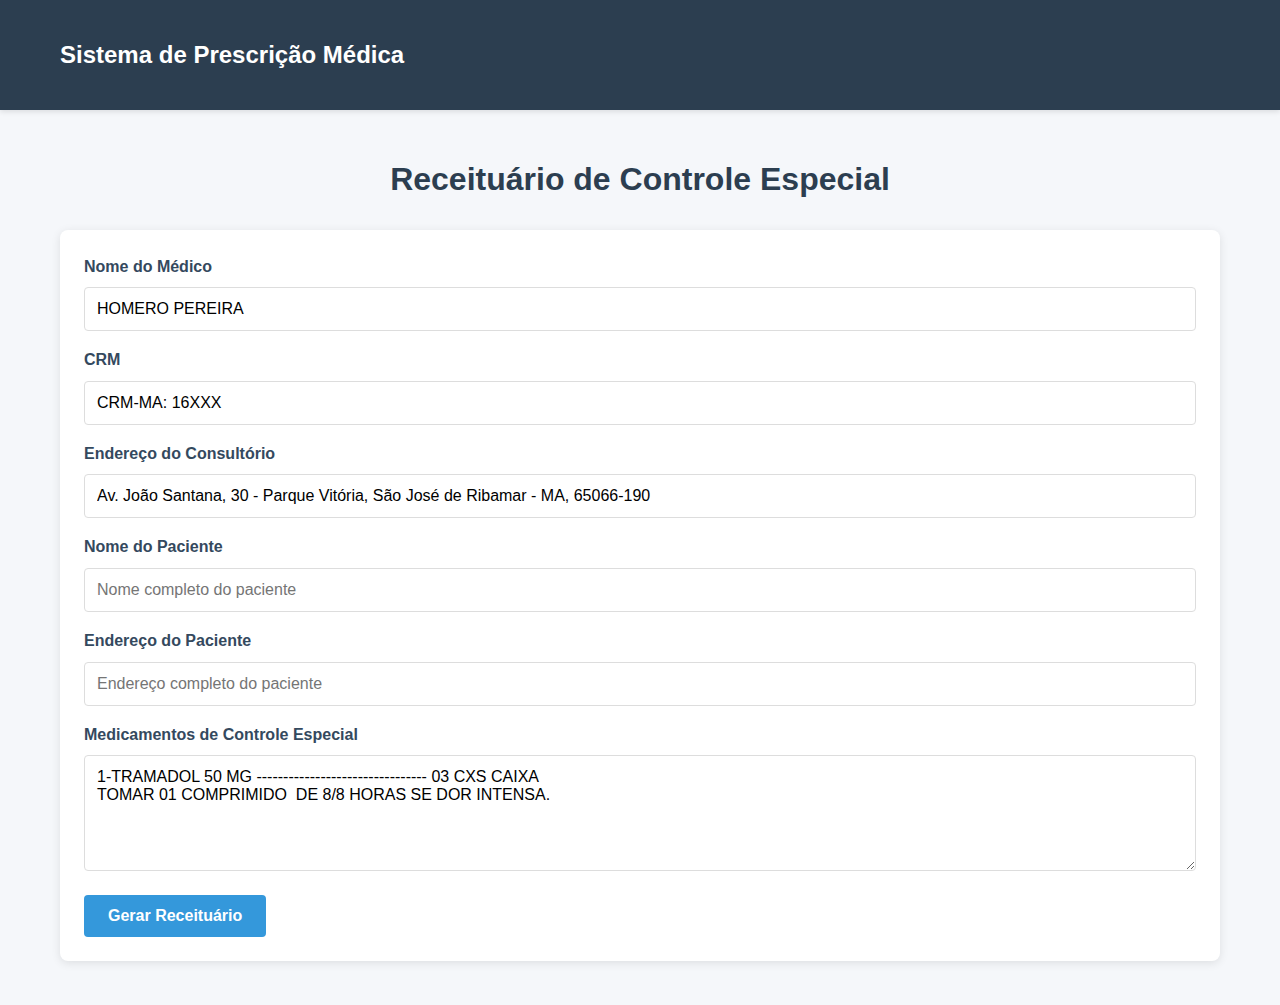
<file: src/receitaespecial.html>
<!DOCTYPE html>
<html lang="pt-BR">
<head>
    <meta charset="UTF-8">
    <meta name="viewport" content="width=device-width, initial-scale=1.0">
    <title>Receituário de Controle Especial</title>
    <style>
        :root {
            --primary: #2c3e50;
            --secondary: #3498db;
            --accent: #e74c3c;
            --light: #ecf0f1;
            --dark: #34495e;
        }
        
        * {
            margin: 0;
            padding: 0;
            box-sizing: border-box;
            font-family: 'Segoe UI', Tahoma, Geneva, Verdana, sans-serif;
        }
        
        body {
            background-color: #f5f7fa;
            color: #333;
            line-height: 1.6;
        }
        
        .container {
            max-width: 1200px;
            margin: 0 auto;
            padding: 20px;
        }
        
        header {
            background-color: var(--primary);
            color: white;
            padding: 1rem 0;
            box-shadow: 0 2px 5px rgba(0,0,0,0.1);
        }
        
        .header-content {
            display: flex;
            justify-content: space-between;
            align-items: center;
        }
        
        .logo {
            font-size: 1.5rem;
            font-weight: bold;
        }
        
        .main-title {
            text-align: center;
            margin: 1.5rem 0;
            color: var(--primary);
        }
        
        .card {
            background: white;
            border-radius: 8px;
            box-shadow: 0 2px 10px rgba(0,0,0,0.1);
            padding: 1.5rem;
            margin-bottom: 1.5rem;
        }
        
        .form-group {
            margin-bottom: 1rem;
        }
        
        label {
            display: block;
            margin-bottom: 0.5rem;
            font-weight: 600;
            color: var(--dark);
        }
        
        input, select, textarea {
            width: 100%;
            padding: 0.75rem;
            border: 1px solid #ddd;
            border-radius: 4px;
            font-size: 1rem;
        }
        
        button {
            background-color: var(--secondary);
            color: white;
            border: none;
            padding: 0.75rem 1.5rem;
            border-radius: 4px;
            cursor: pointer;
            font-size: 1rem;
            font-weight: 600;
            transition: background-color 0.3s;
        }
        
        button:hover {
            background-color: #2980b9;
        }
        
        .btn-print {
            background-color: var(--accent);
        }
        
        .btn-print:hover {
            background-color: #c0392b;
        }
        
        .print-area {
            background: white;
            padding: 2rem;
            border: 1px solid #ddd;
            margin-top: 2rem;
            display: none;
        }
        
        .print-header {
            text-align: center;
            margin-bottom: 2rem;
            border-bottom: 1px solid #ddd;
            padding-bottom: 1rem;
        }
        
        .print-header-content {
            display: flex;
            justify-content: space-between;
            align-items: center;
            margin-bottom: 1rem;
        }
        
        .print-logo {
            max-height: 80px;
        }
        
        .print-title {
            flex-grow: 1;
            text-align: center;
        }
        
        .print-content {
            line-height: 1.8;
        }
        
        .signature-area {
            margin-top: 4rem;
            text-align: center;
        }
        
        .signature-line {
            width: 300px;
            border-top: 1px solid #333;
            margin: 0 auto;
            padding-top: 0.5rem;
        }
        
        .unidade-info {
            margin-top: 1rem;
            font-size: 0.9rem;
            color: #555;
        }
        
        /* Estilos específicos para o receituário de controle especial */
        .receituario-container {
            display: flex;
            justify-content: space-between;
            margin-bottom: 2rem;
        }
        
        .via {
            width: 48%;
            border: 1px solid #333;
            padding: 15px;
            position: relative;
        }
        
        .via-title {
            text-align: center;
            font-weight: bold;
            margin-bottom: 10px;
            font-size: 1.1rem;
        }
        
        .emitente-section {
            margin-bottom: 15px;
        }
        
        .emitente-line {
            display: flex;
            justify-content: space-between;
            margin-bottom: 5px;
        }
        
        .paciente-section {
            margin-bottom: 15px;
        }
        
        .prescricao-section {
            margin-bottom: 15px;
        }
        
        .prescricao-item {
            margin-bottom: 10px;
        }
        
        .prescricao-medicamento {
            display: flex;
            justify-content: space-between;
            margin-bottom: 5px;
        }
        
        .assinatura-section {
            margin-top: 30px;
            display: flex;
            justify-content: space-between;
        }
        
        .identificacao-section {
            margin-top: 20px;
            display: flex;
            justify-content: space-between;
        }
        
        .identificacao-box {
            width: 48%;
        }
        
        .identificacao-line {
            display: flex;
            justify-content: space-between;
            margin-bottom: 5px;
        }
        
        .data-assinatura {
            text-align: center;
            margin-top: 20px;
        }
        
        @media print {
            body * {
                visibility: hidden;
            }
            .print-area, .print-area * {
                visibility: visible;
            }
            .print-area {
                position: absolute;
                left: 0;
                top: 0;
                width: 100%;
                box-shadow: none;
                border: none;
            }
            .no-print {
                display: none;
            }
        }
    </style>
</head>
<body>
    <header>
        <div class="container">
            <div class="header-content">
                <div class="logo">Sistema de Prescrição Médica</div>
            </div>
        </div>
    </header>

    <div class="container">
        <h1 class="main-title">Receituário de Controle Especial</h1>
        
        <div class="card">
            <div class="form-group">
                <label for="medico">Nome do Médico</label>
                <input type="text" id="medico" placeholder="Nome completo do médico" value="HOMERO PEREIRA">
            </div>
            
            <div class="form-group">
                <label for="crm">CRM</label>
                <input type="text" id="crm" placeholder="Número do CRM" value="CRM-MA: 16XXX">
            </div>
            
            <div class="form-group">
                <label for="endereco-medico">Endereço do Consultório</label>
                <input type="text" id="endereco-medico" placeholder="Endereço completo" value="Av. João Santana, 30 - Parque Vitória, São José de Ribamar - MA, 65066-190">
            </div>
            
            <div class="form-group">
                <label for="paciente">Nome do Paciente</label>
                <input type="text" id="paciente" placeholder="Nome completo do paciente">
            </div>
            
            <div class="form-group">
                <label for="endereco-paciente">Endereço do Paciente</label>
                <input type="text" id="endereco-paciente" placeholder="Endereço completo do paciente">
            </div>
            
            <div class="form-group">
                <label for="medicamentos">Medicamentos de Controle Especial</label>
                <textarea id="medicamentos" rows="5" placeholder="Digite os medicamentos de controle especial e suas posologias...">1-TRAMADOL 50 MG -------------------------------- 03 CXS CAIXA
TOMAR 01 COMPRIMIDO  DE 8/8 HORAS SE DOR INTENSA.</textarea>
            </div>
            
            <button id="gerar-receituario">Gerar Receituário</button>
        </div>
        
        <!-- Área de Impressão -->
        <div id="print-area" class="print-area">
            <div class="receituario-container">
                <!-- Primeira Via (Farmácia) -->
                <div class="via">
                    <div class="via-title">RECEITUÁRIO CONTROLE ESPECIAL</div>
                    
                    <div class="emitente-section">
                        <div class="via-title">IDENTIFICAÇÃO DO EMITENTE</div>
                        <div class="emitente-line">
                            <span id="print-medico">HOMERO PEREIRA</span>
                            <span>1ª VIA FARMÁCIA</span>
                        </div>
                        <div class="emitente-line">
                            <span>Médico</span>
                            <span>2ª VIA PACIENTE</span>
                        </div>
                        <div class="emitente-line">
                            <span id="print-crm">CRM-MA: 16XXX</span>
                            <span></span>
                        </div>
                        <div class="emitente-line">
                            <span id="print-endereco-medico">Av. João Santana, 30 - Parque Vitória</span>
                            <span></span>
                        </div>
                        <div class="emitente-line">
                            <span>São José de Ribamar - MA, 65066-190</span>
                            <span></span>
                        </div>
                    </div>
                    
                    <div class="paciente-section">
                        <div class="emitente-line">
                            <span>Paciente:</span>
                            <span id="print-paciente"></span>
                        </div>
                        <div class="emitente-line">
                            <span>Endereço:</span>
                            <span id="print-endereco-paciente"></span>
                        </div>
                    </div>
                    
                    <div class="prescricao-section">
                        <div class="via-title">Prescrição:</div>
                        <div id="print-medicamentos" class="prescricao-item">
                            <!-- Conteúdo será inserido via JavaScript -->
                        </div>
                    </div>
                    
                    <div class="data-assinatura">
                        <div>SÃO LUÍS - MA, <span id="print-data"></span></div>
                        <div>Médico - Carimbo</div>
                    </div>
                    
                    <div class="identificacao-section">
                        <div class="identificacao-box">
                            <div class="via-title">IDENTIFICAÇÃO DO COMPRADOR</div>
                            <div class="identificacao-line">
                                <span>Nome:</span>
                                <span></span>
                            </div>
                            <div class="identificacao-line">
                                <span>Ident.:</span>
                                <span>Órg.Emissor:</span>
                            </div>
                            <div class="identificacao-line">
                                <span>End.:</span>
                                <span></span>
                            </div>
                            <div class="identificacao-line">
                                <span>Cidade:</span>
                                <span>UF:</span>
                            </div>
                            <div class="identificacao-line">
                                <span>Data_____/_____/_______</span>
                                <span></span>
                            </div>
                        </div>
                        
                        <div class="identificacao-box">
                            <div class="via-title">IDENTIFICAÇÃO DO FORNECEDOR</div>
                            <div class="identificacao-line">
                                <span>Nome:</span>
                                <span></span>
                            </div>
                            <div class="identificacao-line">
                                <span>Ident.:</span>
                                <span>Órg.Emissor:</span>
                            </div>
                            <div class="identificacao-line">
                                <span>End.:</span>
                                <span></span>
                            </div>
                            <div class="identificacao-line">
                                <span>Cidade:</span>
                                <span>UF:</span>
                            </div>
                            <div class="identificacao-line">
                                <span>Data_____/_____/_______</span>
                                <span></span>
                            </div>
                            <div class="assinatura-section">
                                <span>Assinatura do Farmacêutico</span>
                            </div>
                        </div>
                    </div>
                </div>
                
                <!-- Segunda Via (Paciente) -->
                <div class="via">
                    <div class="via-title">RECEITUÁRIO CONTROLE ESPECIAL</div>
                    
                    <div class="emitente-section">
                        <div class="via-title">IDENTIFICAÇÃO DO EMITENTE</div>
                        <div class="emitente-line">
                            <span id="print-medico2">HOMERO PEREIRA</span>
                            <span>1ª VIA FARMÁCIA</span>
                        </div>
                        <div class="emitente-line">
                            <span>Médico</span>
                            <span>2ª VIA PACIENTE</span>
                        </div>
                        <div class="emitente-line">
                            <span id="print-crm2">CRM-MA: 16XXX</span>
                            <span></span>
                        </div>
                        <div class="emitente-line">
                            <span id="print-endereco-medico2">Av. João Santana, 30 - Parque Vitória</span>
                            <span></span>
                        </div>
                        <div class="emitente-line">
                            <span>São José de Ribamar - MA, 65066-190</span>
                            <span></span>
                        </div>
                    </div>
                    
                    <div class="paciente-section">
                        <div class="emitente-line">
                            <span>Paciente:</span>
                            <span id="print-paciente2"></span>
                        </div>
                        <div class="emitente-line">
                            <span>Endereço:</span>
                            <span id="print-endereco-paciente2"></span>
                        </div>
                    </div>
                    
                    <div class="prescricao-section">
                        <div class="via-title">Prescrição:</div>
                        <div id="print-medicamentos2" class="prescricao-item">
                            <!-- Conteúdo será inserido via JavaScript -->
                        </div>
                    </div>
                    
                    <div class="data-assinatura">
                        <div>SÃO LUÍS - MA, <span id="print-data2"></span></div>
                        <div>Médico - Carimbo</div>
                    </div>
                    
                    <div class="identificacao-section">
                        <div class="identificacao-box">
                            <div class="via-title">IDENTIFICAÇÃO DO COMPRADOR</div>
                            <div class="identificacao-line">
                                <span>Nome:</span>
                                <span></span>
                            </div>
                            <div class="identificacao-line">
                                <span>Ident.:</span>
                                <span>Órg.Emissor:</span>
                            </div>
                            <div class="identificacao-line">
                                <span>End.:</span>
                                <span></span>
                            </div>
                            <div class="identificacao-line">
                                <span>Cidade:</span>
                                <span>UF:</span>
                            </div>
                            <div class="identificacao-line">
                                <span>Data_____/_____/_______</span>
                                <span></span>
                            </div>
                        </div>
                        
                        <div class="identificacao-box">
                            <div class="via-title">IDENTIFICAÇÃO DO FORNECEDOR</div>
                            <div class="identificacao-line">
                                <span>Nome:</span>
                                <span></span>
                            </div>
                            <div class="identificacao-line">
                                <span>Ident.:</span>
                                <span>Órg.Emissor:</span>
                            </div>
                            <div class="identificacao-line">
                                <span>End.:</span>
                                <span></span>
                            </div>
                            <div class="identificacao-line">
                                <span>Cidade:</span>
                                <span>UF:</span>
                            </div>
                            <div class="identificacao-line">
                                <span>Data_____/_____/_______</span>
                                <span></span>
                            </div>
                            <div class="assinatura-section">
                                <span>Assinatura do Farmacêutico</span>
                            </div>
                        </div>
                    </div>
                </div>
            </div>
        </div>
        
        <div class="no-print" style="text-align: center; margin-top: 1rem;">
            <button id="btn-print" class="btn-print" style="display: none;">Imprimir Documento</button>
        </div>
    </div>

    <script>
        // Elementos DOM
        const printArea = document.getElementById('print-area');
        const btnPrint = document.getElementById('btn-print');
        const btnGerar = document.getElementById('gerar-receituario');

        // Elementos de formulário
        const medicoInput = document.getElementById('medico');
        const crmInput = document.getElementById('crm');
        const enderecoMedicoInput = document.getElementById('endereco-medico');
        const pacienteInput = document.getElementById('paciente');
        const enderecoPacienteInput = document.getElementById('endereco-paciente');
        const medicamentosInput = document.getElementById('medicamentos');

        // Elementos de impressão
        const printMedico = document.getElementById('print-medico');
        const printMedico2 = document.getElementById('print-medico2');
        const printCrm = document.getElementById('print-crm');
        const printCrm2 = document.getElementById('print-crm2');
        const printEnderecoMedico = document.getElementById('print-endereco-medico');
        const printEnderecoMedico2 = document.getElementById('print-endereco-medico2');
        const printPaciente = document.getElementById('print-paciente');
        const printPaciente2 = document.getElementById('print-paciente2');
        const printEnderecoPaciente = document.getElementById('print-endereco-paciente');
        const printEnderecoPaciente2 = document.getElementById('print-endereco-paciente2');
        const printMedicamentos = document.getElementById('print-medicamentos');
        const printMedicamentos2 = document.getElementById('print-medicamentos2');
        const printData = document.getElementById('print-data');
        const printData2 = document.getElementById('print-data2');

        // Gerar Receituário
        btnGerar.addEventListener('click', () => {
            const medico = medicoInput.value;
            const crm = crmInput.value;
            const enderecoMedico = enderecoMedicoInput.value;
            const paciente = pacienteInput.value;
            const enderecoPaciente = enderecoPacienteInput.value;
            const medicamentos = medicamentosInput.value;
            
            if (!medico || !crm || !enderecoMedico || !paciente || !enderecoPaciente || !medicamentos) {
                alert('Por favor, preencha todos os campos.');
                return;
            }
            
            // Atualizar dados na primeira via
            printMedico.textContent = medico;
            printCrm.textContent = crm;
            printEnderecoMedico.textContent = enderecoMedico;
            printPaciente.textContent = paciente;
            printEnderecoPaciente.textContent = enderecoPaciente;
            printMedicamentos.innerHTML = medicamentos.replace(/\n/g, '<br>');
            
            // Atualizar dados na segunda via
            printMedico2.textContent = medico;
            printCrm2.textContent = crm;
            printEnderecoMedico2.textContent = enderecoMedico;
            printPaciente2.textContent = paciente;
            printEnderecoPaciente2.textContent = enderecoPaciente;
            printMedicamentos2.innerHTML = medicamentos.replace(/\n/g, '<br>');
            
            // Atualizar data
            const dataAtual = new Date().toLocaleDateString('pt-BR');
            printData.textContent = dataAtual;
            printData2.textContent = dataAtual;
            
            printArea.style.display = 'block';
            btnPrint.style.display = 'inline-block';
        });

        // Imprimir documento
        btnPrint.addEventListener('click', () => {
            window.print();
        });
    </script>
</body>
</html>
</file>
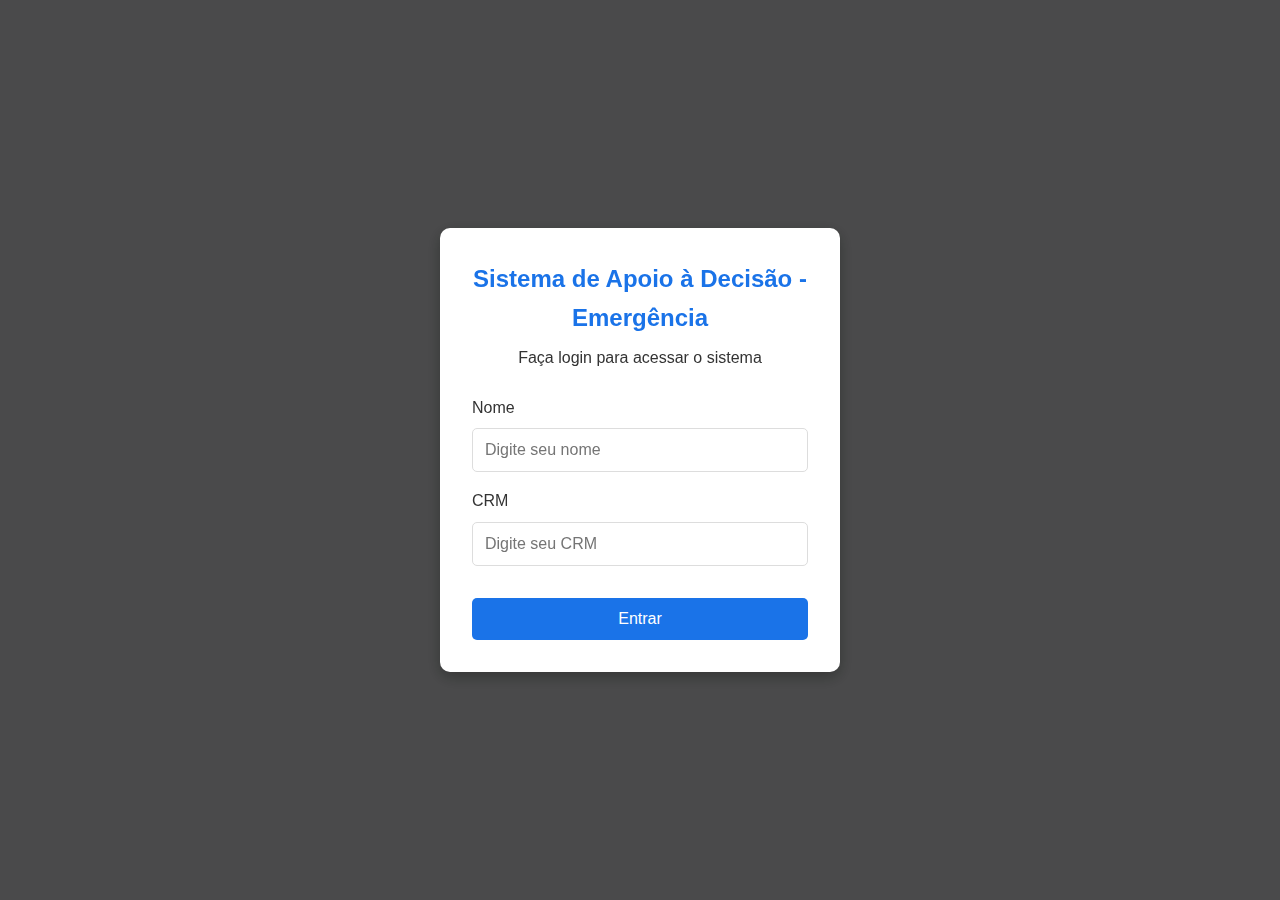
<file: src/testes.html>
<!DOCTYPE html>
<html lang="pt-br">
<head>
    <meta charset="UTF-8">
    <meta name="viewport" content="width=device-width, initial-scale=1.0">
    <title>Sistema de Apoio à Decisão - Emergência</title>
    <style>
        :root {
            --primary-color: #1a73e8;
            --danger-color: #d32f2f;
            --warning-color: #f57c00;
            --success-color: #388e3c;
            --light-bg: #f5f5f5;
            --border-color: #ddd;
            --text-dark: #333;
            --text-light: #666;
            --shadow: 0 2px 4px rgba(0,0,0,0.1);
        }

        * {
            margin: 0;
            padding: 0;
            box-sizing: border-box;
            font-family: 'Segoe UI', Tahoma, Geneva, Verdana, sans-serif;
        }

        body {
            background-color: #f8f9fa;
            color: var(--text-dark);
            line-height: 1.6;
        }

        .container {
            max-width: 1400px;
            margin: 0 auto;
            padding: 20px;
        }

        .header {
            background: linear-gradient(135deg, var(--primary-color), #0d47a1);
            color: white;
            padding: 20px;
            border-radius: 10px 10px 0 0;
            box-shadow: var(--shadow);
            margin-bottom: 20px;
            position: relative;
        }

        .header h1 {
            font-size: 28px;
            font-weight: 600;
            display: flex;
            align-items: center;
            gap: 10px;
        }

        .header h1::before {
            content: "⚕️";
            font-size: 32px;
        }

        .subtitle {
            font-size: 16px;
            opacity: 0.9;
            margin-top: 5px;
        }

        .time-display {
            font-size: 14px;
            color: var(--text-light);
            text-align: right;
            margin-top: 10px;
        }

        .user-info-header {
            position: absolute;
            top: 20px;
            right: 20px;
            display: flex;
            align-items: center;
            gap: 10px;
            background: rgba(255, 255, 255, 0.1);
            padding: 8px 15px;
            border-radius: 20px;
            backdrop-filter: blur(10px);
        }

        .user-name {
            font-weight: 500;
            color: white;
        }

        .logout-btn {
            background: none;
            border: 1px solid rgba(255, 255, 255, 0.3);
            color: white;
            cursor: pointer;
            font-size: 12px;
            padding: 4px 8px;
            border-radius: 4px;
        }

        .logout-btn:hover {
            background: rgba(255, 255, 255, 0.1);
        }

        .tabs {
            display: flex;
            border-bottom: 1px solid var(--border-color);
            margin-bottom: 20px;
            flex-wrap: wrap;
        }

        .tab {
            padding: 12px 20px;
            cursor: pointer;
            font-weight: 500;
            border-bottom: 3px solid transparent;
            transition: all 0.3s;
            white-space: nowrap;
        }

        .tab.active {
            border-bottom-color: var(--primary-color);
            color: var(--primary-color);
        }

        .tab-content {
            display: none;
        }

        .tab-content.active {
            display: block;
            animation: fadeIn 0.5s ease;
        }

        @keyframes fadeIn {
            from { opacity: 0; transform: translateY(10px); }
            to { opacity: 1; transform: translateY(0); }
        }

        .card {
            background-color: white;
            border-radius: 10px;
            padding: 20px;
            box-shadow: var(--shadow);
            margin-bottom: 20px;
            border-left: 4px solid var(--primary-color);
        }

        .card.danger {
            border-left-color: var(--danger-color);
        }

        .card.warning {
            border-left-color: var(--warning-color);
        }

        .card-title {
            font-size: 18px;
            font-weight: 600;
            margin-bottom: 15px;
            color: var(--primary-color);
            display: flex;
            align-items: center;
            gap: 8px;
        }

        .card-title.danger {
            color: var(--danger-color);
        }

        .card-title.warning {
            color: var(--warning-color);
        }

        .patient-info {
            display: grid;
            grid-template-columns: repeat(auto-fill, minmax(250px, 1fr));
            gap: 15px;
            margin-bottom: 20px;
        }

        .form-group {
            margin-bottom: 15px;
        }

        .form-group label {
            display: block;
            margin-bottom: 5px;
            font-weight: 500;
            color: var(--text-dark);
        }

        .form-control {
            width: 100%;
            padding: 10px 12px;
            border: 1px solid var(--border-color);
            border-radius: 6px;
            font-size: 16px;
            transition: border-color 0.3s;
        }

        .form-control:focus {
            outline: none;
            border-color: var(--primary-color);
            box-shadow: 0 0 0 2px rgba(26, 115, 232, 0.2);
        }

        .condition-grid {
            display: grid;
            grid-template-columns: repeat(auto-fill, minmax(300px, 1fr));
            gap: 15px;
            margin-top: 15px;
        }

        .condition-card {
            border: 1px solid var(--border-color);
            border-radius: 8px;
            padding: 15px;
            cursor: pointer;
            transition: all 0.3s;
            background-color: white;
        }

        .condition-card:hover {
            transform: translateY(-3px);
            box-shadow: 0 4px 8px rgba(0,0,0,0.1);
            border-color: var(--primary-color);
        }

        .condition-card.selected {
            border-color: var(--primary-color);
            background-color: rgba(26, 115, 232, 0.05);
        }

        .condition-card.danger {
            border-left: 4px solid var(--danger-color);
        }

        .condition-card.warning {
            border-left: 4px solid var(--warning-color);
        }

        .condition-card .condition-title {
            font-weight: 600;
            margin-bottom: 8px;
            display: flex;
            align-items: center;
            gap: 8px;
        }

        .condition-card .condition-desc {
            font-size: 14px;
            color: var(--text-light);
        }

        .exam-section {
            margin-top: 20px;
        }

        .exam-field {
            margin-bottom: 15px;
        }

        .prescription-section {
            margin-top: 20px;
        }

        .prescription-card {
            border: 1px solid var(--border-color);
            border-radius: 8px;
            padding: 15px;
            margin-bottom: 15px;
            background-color: #f9f9f9;
        }

        .prescription-title {
            font-weight: 600;
            margin-bottom: 10px;
            color: var(--primary-color);
            display: flex;
            align-items: center;
            gap: 8px;
        }

        .medication-item {
            padding: 10px;
            background-color: white;
            border-radius: 6px;
            margin-bottom: 10px;
            border-left: 4px solid var(--success-color);
        }

        .medication-name {
            font-weight: 600;
            margin-bottom: 5px;
        }

        .medication-dosage {
            font-size: 14px;
            color: var(--text-light);
        }

        .emergency-meds {
            display: grid;
            grid-template-columns: repeat(auto-fill, minmax(200px, 1fr));
            gap: 10px;
            margin-top: 10px;
        }

        .emergency-med {
            background-color: #fff3e0;
            border: 1px solid #ffb74d;
            border-radius: 6px;
            padding: 10px;
            font-size: 14px;
        }

        .btn {
            padding: 12px 24px;
            border: none;
            border-radius: 6px;
            font-size: 16px;
            font-weight: 500;
            cursor: pointer;
            transition: all 0.3s;
            display: inline-flex;
            align-items: center;
            justify-content: center;
            gap: 8px;
        }

        .btn-primary {
            background-color: var(--primary-color);
            color: white;
        }

        .btn-primary:hover {
            background-color: #0d47a1;
        }

        .btn-secondary {
            background-color: #f1f3f4;
            color: var(--text-dark);
        }

        .btn-secondary:hover {
            background-color: #e8eaed;
        }

        .btn-danger {
            background-color: var(--danger-color);
            color: white;
        }

        .btn-danger:hover {
            background-color: #b71c1c;
        }

        .action-buttons {
            display: flex;
            gap: 15px;
            margin-top: 20px;
            flex-wrap: wrap;
        }

        .priority-badge {
            display: inline-block;
            padding: 3px 8px;
            border-radius: 12px;
            font-size: 12px;
            font-weight: 600;
            margin-left: 10px;
        }

        .priority-high {
            background-color: #ffebee;
            color: var(--danger-color);
        }

        .priority-medium {
            background-color: #fff3e0;
            color: var(--warning-color);
        }

        .priority-low {
            background-color: #e8f5e9;
            color: var(--success-color);
        }

        .icon {
            font-size: 20px;
        }

        .alert-box {
            padding: 15px;
            border-radius: 8px;
            margin-bottom: 20px;
            display: flex;
            align-items: center;
            gap: 12px;
        }

        .alert-danger {
            background-color: #ffebee;
            border-left: 4px solid var(--danger-color);
            color: var(--danger-color);
        }

        .alert-warning {
            background-color: #fff3e0;
            border-left: 4px solid var(--warning-color);
            color: var(--warning-color);
        }

        .alert-info {
            background-color: #e3f2fd;
            border-left: 4px solid var(--primary-color);
            color: var(--primary-color);
        }

        /* Estilos para a nova aba de fluxos   7*/
        .fluxo-grid {
            display: grid;
            grid-template-columns: repeat(auto-fill, minmax(320px, 1fr));
            gap: 20px;
            margin-top: 20px;
        }

        .fluxo-card {
            border: 1px solid var(--border-color);
            border-radius: 12px;
            padding: 0;
            overflow: hidden;
            transition: all 0.3s;
            background: white;
        }

        .fluxo-card:hover {
            transform: translateY(-5px);
            box-shadow: 0 10px 25px rgba(0,0,0,0.1);
        }

        .fluxo-header {
            background: linear-gradient(135deg, var(--primary-color), #0d47a1);
            color: white;
            padding: 15px;
            display: flex;
            justify-content: space-between;
            align-items: center;
        }

        .fluxo-title {
            font-size: 16px;
            font-weight: 600;
        }

        .fluxo-score {
            background: rgba(255, 255, 255, 0.2);
            padding: 4px 10px;
            border-radius: 20px;
            font-size: 12px;
            font-weight: 600;
        }

        .fluxo-body {
            padding: 15px;
        }

        .fluxo-desc {
            font-size: 14px;
            color: var(--text-light);
            margin-bottom: 15px;
            line-height: 1.5;
        }

        .fluxo-time {
            display: flex;
            align-items: center;
            gap: 5px;
            font-size: 13px;
            color: var(--text-light);
            margin-bottom: 10px;
        }

        .fluxo-time::before {
            content: "⏱️";
            font-size: 14px;
        }

        .fluxo-actions {
            display: flex;
            gap: 10px;
            margin-top: 15px;
        }

        .fluxo-btn {
            flex: 1;
            padding: 10px;
            border: none;
            border-radius: 8px;
            font-size: 14px;
            font-weight: 500;
            cursor: pointer;
            transition: all 0.3s;
        }

        .fluxo-btn.primary {
            background: var(--primary-color);
            color: white;
        }

        .fluxo-btn.primary:hover {
            background: #0d47a1;
        }

        .fluxo-btn.secondary {
            background: #f1f3f4;
            color: var(--text-dark);
        }

        .fluxo-btn.secondary:hover {
            background: #e8eaed;
        }

        /* Estilos para os fluxos interativos */
        .step-card {
            background: #f9f9f9;
            border: 1px solid var(--border-color);
            border-radius: 10px;
            padding: 20px;
            margin-bottom: 20px;
            position: relative;
        }

        .step-header {
            display: flex;
            justify-content: space-between;
            align-items: center;
            margin-bottom: 15px;
            padding-bottom: 10px;
            border-bottom: 1px solid var(--border-color);
        }

        .step-title {
            font-size: 18px;
            font-weight: 600;
            color: var(--primary-color);
        }

        .step-number {
            background: var(--primary-color);
            color: white;
            width: 30px;
            height: 30px;
            border-radius: 50%;
            display: flex;
            align-items: center;
            justify-content: center;
            font-weight: 600;
        }

        .step-content {
            margin-bottom: 20px;
        }

        .step-text {
            font-size: 15px;
            line-height: 1.6;
            color: var(--text-dark);
            margin-bottom: 15px;
        }

        .step-options {
            display: grid;
            gap: 10px;
            margin: 20px 0;
        }

        .step-option {
            padding: 15px;
            border: 2px solid var(--border-color);
            border-radius: 8px;
            background: white;
            cursor: pointer;
            transition: all 0.3s;
        }

        .step-option:hover {
            border-color: var(--primary-color);
            background: rgba(26, 115, 232, 0.05);
        }

        .step-option.selected {
            border-color: var(--primary-color);
            background: rgba(26, 115, 232, 0.1);
        }

        .step-actions {
            display: flex;
            gap: 10px;
            justify-content: flex-end;
            margin-top: 20px;
        }

        .step-btn {
            padding: 10px 20px;
            border: none;
            border-radius: 6px;
            font-weight: 500;
            cursor: pointer;
            transition: all 0.3s;
        }

        .step-btn.primary {
            background: var(--primary-color);
            color: white;
        }

        .step-btn.primary:hover {
            background: #0d47a1;
        }

        .step-btn.secondary {
            background: #f1f3f4;
            color: var(--text-dark);
        }

        .step-btn.secondary:hover {
            background: #e8eaed;
        }

        .score-display {
            background: #e3f2fd;
            border: 1px solid var(--primary-color);
            border-radius: 8px;
            padding: 15px;
            margin: 20px 0;
            display: flex;
            justify-content: space-between;
            align-items: center;
        }

        .score-value {
            font-size: 24px;
            font-weight: 700;
            color: var(--primary-color);
        }

        .score-label {
            font-size: 14px;
            color: var(--text-light);
        }

        .timeline {
            display: flex;
            align-items: center;
            margin: 20px 0;
            gap: 5px;
        }

        .timeline-step {
            flex: 1;
            padding: 10px;
            text-align: center;
            background: #f5f5f5;
            border-radius: 6px;
            font-size: 12px;
            position: relative;
        }

        .timeline-step.active {
            background: var(--primary-color);
            color: white;
        }

        .timeline-step.completed {
            background: var(--success-color);
            color: white;
        }

        .checklist {
            background: white;
            border: 1px solid var(--border-color);
            border-radius: 8px;
            padding: 15px;
            margin: 15px 0;
        }

        .checklist-item {
            display: flex;
            align-items: center;
            gap: 10px;
            padding: 8px 0;
            border-bottom: 1px solid #f0f0f0;
        }

        .checklist-item:last-child {
            border-bottom: none;
        }

        .checklist-item input[type="checkbox"] {
            width: 18px;
            height: 18px;
        }

        .checklist-item label {
            flex: 1;
            font-size: 14px;
            cursor: pointer;
        }

        /* Login modal */
        .login-modal {
            display: none;
            position: fixed;
            top: 0;
            left: 0;
            width: 100%;
            height: 100%;
            background-color: rgba(0, 0, 0, 0.7);
            z-index: 10000;
            justify-content: center;
            align-items: center;
        }

        .login-modal.active {
            display: flex;
        }

        .login-container {
            background: white;
            padding: 2rem;
            border-radius: 10px;
            width: 90%;
            max-width: 400px;
            box-shadow: 0 5px 15px rgba(0,0,0,0.3);
        }

        .login-header {
            text-align: center;
            margin-bottom: 1.5rem;
        }

        .login-header h2 {
            color: var(--primary-color);
            margin-bottom: 0.5rem;
        }

        .login-form .form-group {
            margin-bottom: 1rem;
        }

        .login-form label {
            display: block;
            margin-bottom: 0.5rem;
            font-weight: 500;
        }

        .login-form input {
            width: 100%;
            padding: 0.75rem;
            border: 1px solid var(--border-color);
            border-radius: 5px;
            font-size: 1rem;
        }

        .login-form button {
            width: 100%;
            padding: 0.75rem;
            background: var(--primary-color);
            color: white;
            border: none;
            border-radius: 5px;
            font-size: 1rem;
            cursor: pointer;
            margin-top: 1rem;
        }

        .login-form button:hover {
            background: #0d47a1;
        }

        .error-message {
            color: var(--danger-color);
            font-size: 0.9rem;
            margin-top: 0.5rem;
            display: none;
        }

        /* Responsividade    JJ */
        @media (max-width: 768px) {
            .tabs {
                overflow-x: auto;
                flex-wrap: nowrap;
            }
            
            .tab {
                padding: 10px 15px;
                font-size: 14px;
            }
            
            .condition-grid {
                grid-template-columns: 1fr;
            }
            
            .fluxo-grid {
                grid-template-columns: 1fr;
            }
            
            .user-info-header {
                position: static;
                margin-top: 10px;
                justify-content: center;
            }
            
            .header h1 {
                font-size: 22px;
            }
            
            .action-buttons {
                flex-direction: column;
            }
            
            .btn {
                width: 100%;
                justify-content: center;
            }
        }
    </style>
</head>
<body>
    <!-- Modal de Login -->
    <div id="loginModal" class="login-modal active">
        <div class="login-container">
            <div class="login-header">
                <h2>Sistema de Apoio à Decisão - Emergência</h2>
                <p>Faça login para acessar o sistema</p>
            </div>
            <form id="loginForm" class="login-form">
                <div class="form-group">
                    <label for="loginNome">Nome</label>
                    <input type="text" id="loginNome" placeholder="Digite seu nome" required>
                </div>
                <div class="form-group">
                    <label for="loginCRM">CRM</label>
                    <input type="text" id="loginCRM" placeholder="Digite seu CRM" required>
                </div>
                <div id="loginError" class="error-message">
                    Credenciais inválidas. Por favor, verifique seus dados.
                </div>
                <button type="submit">Entrar</button>
            </form>
        </div>
    </div>

    <div class="container" style="display: none;" id="mainApp">
        <div class="header">
            <h1>Sistema de Apoio à Decisão - Emergência</h1>
            <div class="subtitle">Protocolos baseados no guia "Plantão Rápido" - Atendimento em UPA/PS</div>
            <div class="time-display" id="current-time">Carregando...</div>
            
            <div class="user-info-header">
                <span class="user-name" id="currentUserName">Médico</span>
                <button class="logout-btn" id="logoutBtn">Sair</button>
            </div>
        </div>

        <div class="tabs">
            <div class="tab active" data-tab="patient">📋 Dados do Paciente</div>
            <div class="tab" data-tab="condition">🏥 Condição Clínica</div>
            <div class="tab" data-tab="condutas">🎯 Condutas Específicas</div>
            <div class="tab" data-tab="prescription">💊 Prescrição</div>
        </div>

        <!-- Aba Dados do Paciente -->
        <div class="tab-content active" id="patient-tab">
            <div class="card">
                <div class="card-title">
                    <span class="icon">👤</span>
                    Informações do Paciente
                </div>
                
                <div class="patient-info">
                    <div class="form-group">
                        <label for="patient-name">Nome do Paciente</label>
                        <input type="text" id="patient-name" class="form-control" placeholder="Digite o nome completo">
                    </div>
                    
                    <div class="form-group">
                        <label for="patient-dob">Data de Nascimento</label>
                        <input type="date" id="patient-dob" class="form-control">
                    </div>
                    
                    <div class="form-group">
                        <label for="patient-sus">Número do SUS</label>
                        <input type="text" id="patient-sus" class="form-control" placeholder="000 0000 0000 0000">
                    </div>
                    
                    <div class="form-group">
                        <label for="patient-age">Idade</label>
                        <input type="number" id="patient-age" class="form-control" placeholder="Idade em anos">
                    </div>
                </div>
                
                <div class="form-group">
                    <label for="patient-gender">Sexo</label>
                    <select id="patient-gender" class="form-control">
                        <option value="">Selecione</option>
                        <option value="male">Masculino</option>
                        <option value="female">Feminino</option>
                    </select>
                </div>
                
                <div class="action-buttons">
                    <button class="btn btn-primary" id="next-to-condition">
                        <span class="icon">➡️</span>
                        Próximo: Condição Clínica
                    </button>
                </div>
            </div>
        </div>

        <!-- Aba Condição Clínica -->
        <div class="tab-content" id="condition-tab">
            <div class="alert-box alert-danger">
                <span class="icon">⚠️</span>
                <div>
                    <strong>ATENÇÃO: Eventos Críticos</strong> - Minutos importam! Priorize avaliação e intervenção imediata.
                </div>
            </div>
            
            <div class="card danger">
                <div class="card-title danger">
                    <span class="icon">🚨</span>
                    Eventos Críticos (Prioridade Máxima)
                </div>
                
                <div class="condition-grid">
                    <div class="condition-card danger" data-condition="pcr">
                        <div class="condition-title">
                            Parada Cardiorrespiratória
                            <span class="priority-badge priority-high">ALTA</span>
                        </div>
                        <div class="condition-desc">
                            PCR, choque (séptico/hipovolêmico/cardiogênico/obstrutivo), rebaixamento importante de consciência.
                        </div>
                    </div>
                    
                    <div class="condition-card danger" data-condition="sca">
                        <div class="condition-title">
                            Dor Torácica / SCA
                            <span class="priority-badge priority-high">ALTA</span>
                        </div>
                        <div class="condition-desc">
                            Síndrome coronariana aguda - tempo para diagnóstico e tratamento muda desfecho.
                        </div>
                    </div>
                    
                    <div class="condition-card danger" data-condition="avc">
                        <div class="condition-title">
                            AVC Agudo
                            <span class="priority-badge priority-high">ALTA</span>
                        </div>
                        <div class="condition-desc">
                            Déficit focal súbito, afasia, hemiparesia, alteração visual. Exige TC sem contraste/transferência rápida.
                        </div>
                    </div>
                    
                    <div class="condition-card danger" data-condition="dispneia">
                        <div class="condition-title">
                            Dispneia Aguda / IR
                            <span class="priority-badge priority-high">ALTA</span>
                        </div>
                        <div class="condition-desc">
                            Crise asmática/DPOC, edema agudo de pulmão, pneumonia grave, TEP, anafilaxia.
                        </div>
                    </div>
                    
                    <div class="condition-card danger" data-condition="sepsis">
                        <div class="condition-title">
                            Sepse / Choque Séptico
                            <span class="priority-badge priority-high">ALTA</span>
                        </div>
                        <div class="condition-desc">
                            Febre/hipotermia, taquicardia, hipotensão, confusão, lactato elevado.
                        </div>
                    </div>
                    
                    <div class="condition-card danger" data-condition="anafilaxia">
                        <div class="condition-title">
                            Anafilaxia
                            <span class="priority-badge priority-high">ALTA</span>
                        </div>
                        <div class="condition-desc">
                            Urticária + broncoespasmo/estridor/hipotensão após exposição: adrenalina IM precoce.
                        </div>
                    </div>
                </div>
            </div>
            
            <div class="card warning">
                <div class="card-title warning">
                    <span class="icon">⚠️</span>
                    Queixas Comuns que Podem Ocultar Gravidade
                </div>
                
                <div class="condition-grid">
                    <div class="condition-card warning" data-condition="abdome">
                        <div class="condition-title">
                            Dor Abdominal
                            <span class="priority-badge priority-medium">MÉDIA</span>
                        </div>
                        <div class="condition-desc">
                            Pode representar abdome agudo cirúrgico, isquemia mesentérica, apendicite, gravidez ectópica.
                        </div>
                    </div>
                    
                    <div class="condition-card warning" data-condition="cefaleia">
                        <div class="condition-title">
                            Cefaleia
                            <span class="priority-badge priority-medium">MÉDIA</span>
                        </div>
                        <div class="condition-desc">
                            Reconhecer "red flags": início súbito explosivo, déficit neurológico, febre/rigidez nucal, pós-trauma.
                        </div>
                    </div>
                    
                    <div class="condition-card warning" data-condition="mental">
                        <div class="condition-title">
                            Alteração do Estado Mental
                            <span class="priority-badge priority-medium">MÉDIA</span>
                        </div>
                        <div class="condition-desc">
                            Confusão, síncope, hipoglicemia, intoxicações, AVC, sepse, distúrbios metabólicos.
                        </div>
                    </div>
                    
                    <div class="condition-card warning" data-condition="febre">
                        <div class="condition-title">
                            Febre e Dor
                            <span class="priority-badge priority-medium">MÉDIA</span>
                        </div>
                        <div class="condition-desc">
                            Infecções respiratórias/urinárias, gastroenterites, dengue e outras endemias regionais.
                        </div>
                    </div>
                </div>
            </div>
            
            <div class="card">
                <div class="card-title">
                    <span class="icon">🏥</span>
                    Situações Específicas por Perfil de Serviço
                </div>
                
                <div class="condition-grid">
                    <div class="condition-card" data-condition="hipertensao">
                        <div class="condition-title">
                            Emergências Hipertensivas
                            <span class="priority-badge priority-medium">MÉDIA</span>
                        </div>
                        <div class="condition-desc">
                            PA muito elevada com lesão de órgão-alvo (EAP, encefalopatia, dissecção de aorta).
                        </div>
                    </div>
                    
                    <div class="condition-card" data-condition="intoxicacao">
                        <div class="condition-title">
                            Intoxicações
                            <span class="priority-badge priority-medium">MÉDIA</span>
                        </div>
                        <div class="condition-desc">
                            Álcool, cocaína/anfetaminas, benzodiazepínicos/opioides, organofosforados.
                        </div>
                    </div>
                    
                    <div class="condition-card" data-condition="psiquiatrica">
                        <div class="condition-title">
                            Emergências Psiquiátricas
                            <span class="priority-badge priority-medium">MÉDIA</span>
                        </div>
                        <div class="condition-desc">
                            Agitação, psicose, risco de auto/heteroagressão.
                        </div>
                    </div>
                    
                    <div class="condition-card" data-condition="obstetrica">
                        <div class="condition-title">
                            Complicações Obstétricas
                            <span class="priority-badge priority-high">ALTA</span>
                        </div>
                        <div class="condition-desc">
                            Hemorragia, pré-eclâmpsia/eclâmpsia, dor pélvica aguda, gravidez ectópica.
                        </div>
                    </div>
                </div>
            </div>
            
            <div class="action-buttons">
                <button class="btn btn-secondary" id="back-to-patient">
                    <span class="icon">⬅️</span>
                    Voltar: Dados do Paciente
                </button>
                <button class="btn btn-primary" id="next-to-condutas">
                    <span class="icon">➡️</span>
                    Próximo: Condutas Específicas
                </button>
            </div>
        </div>

        <!-- NOVA ABA: Condutas Específicas -->
        <div class="tab-content" id="condutas-tab">
            <div class="alert-box alert-info">
                <span class="icon">🎯</span>
                <div>
                    <strong>Fluxos de Conduta Específicos</strong> - Guias interativos com algoritmos sequenciais e scores para tomada de decisão clínica.
                </div>
            </div>
            
            <div class="card">
                <div class="card-title">
                    <span class="icon">🧠</span>
                    Selecione um Fluxo de Conduta
                </div>
                
                <div class="fluxo-grid">
                    <!-- Fluxo AVC -->
                    <div class="fluxo-card" data-fluxo="avc">
                        <div class="fluxo-header">
                            <div class="fluxo-title">AVC Agudo</div>
                            <div class="fluxo-score">NIHSS</div>
                        </div>
                        <div class="fluxo-body">
                            <div class="fluxo-desc">
                                Fluxo interativo para avaliação e manejo do AVC isquêmico agudo, com cálculo de NIHSS, decisão sobre trombólise e trombectomia.
                            </div>
                            <div class="fluxo-time">
                                Janela terapêutica: ≤4.5h (trombólise) / ≤24h (trombectomia)
                            </div>
                            <div class="fluxo-actions">
                                <button class="fluxo-btn primary" onclick="iniciarFluxo('avc')">Iniciar Fluxo</button>
                                <button class="fluxo-btn secondary" onclick="verResumo('avc')">Ver Resumo</button>
                            </div>
                        </div>
                    </div>
                    
                    <!-- Fluxo Sepse -->
                    <div class="fluxo-card" data-fluxo="sepsis">
                        <div class="fluxo-header" style="background: linear-gradient(135deg, #d32f2f, #b71c1c);">
                            <div class="fluxo-title">Sepse/Choque Séptico</div>
                            <div class="fluxo-score">SOFA/qSOFA</div>
                        </div>
                        <div class="fluxo-body">
                            <div class="fluxo-desc">
                                Algoritmo para identificação precoce, ressuscitação volêmica, antibióticos e suporte avançado na sepse.
                            </div>
                            <div class="fluxo-time">
                                Bundle hora-1: Antibiótico em ≤1h
                            </div>
                            <div class="fluxo-actions">
                                <button class="fluxo-btn primary" onclick="iniciarFluxo('sepsis')">Iniciar Fluxo</button>
                                <button class="fluxo-btn secondary" onclick="verResumo('sepsis')">Ver Resumo</button>
                            </div>
                        </div>
                    </div>
                    
                    <!-- Fluxo Dor Torácica -->
                    <div class="fluxo-card" data-fluxo="dor-toracica">
                        <div class="fluxo-header" style="background: linear-gradient(135deg, #f57c00, #e65100);">
                            <div class="fluxo-title">Dor Torácica Aguda</div>
                            <div class="fluxo-score">HEART/TIMI</div>
                        </div>
                        <div class="fluxo-body">
                            <div class="fluxo-desc">
                                Avaliação sequencial para síndromes coronarianas agudas, estratificação de risco e decisão de reperfusão.
                            </div>
                            <div class="fluxo-time">
                                Tempo porta-balão: ≤90 min
                            </div>
                            <div class="fluxo-actions">
                                <button class="fluxo-btn primary" onclick="iniciarFluxo('dor-toracica')">Iniciar Fluxo</button>
                                <button class="fluxo-btn secondary" onclick="verResumo('dor-toracica')">Ver Resumo</button>
                            </div>
                        </div>
                    </div>
                    
                    <!-- Fluxo Dispneia -->
                    <div class="fluxo-card" data-fluxo="dispneia">
                        <div class="fluxo-header" style="background: linear-gradient(135deg, #388e3c, #1b5e20);">
                            <div class="fluxo-title">Dispneia Aguda</div>
                            <div class="fluxo-score">PARAMETERS</div>
                        </div>
                        <div class="fluxo-body">
                            <div class="fluxo-desc">
                                Diagnóstico diferencial e manejo de dispneia aguda: asma, DPOC, EAP, TEP, pneumonia.
                            </div>
                            <div class="fluxo-time">
                                Avaliação imediata: ABCDE em ≤5 min
                            </div>
                            <div class="fluxo-actions">
                                <button class="fluxo-btn primary" onclick="iniciarFluxo('dispneia')">Iniciar Fluxo</button>
                                <button class="fluxo-btn secondary" onclick="verResumo('dispneia')">Ver Resumo</button>
                            </div>
                        </div>
                    </div>
                    
                    <!-- Fluxo Trauma -->
                    <div class="fluxo-card" data-fluxo="trauma">
                        <div class="fluxo-header" style="background: linear-gradient(135deg, #7b1fa2, #4a148c);">
                            <div class="fluxo-title">Trauma Grave</div>
                            <div class="fluxo-score">RTS/ISS</div>
                        </div>
                        <div class="fluxo-body">
                            <div class="fluxo-desc">
                                Avaliação primária e secundária do trauma, priorização de intervenções e decisão de transferência.
                            </div>
                            <div class="fluxo-time">
                                Hora de ouro: ≤60 min para cirurgia
                            </div>
                            <div class="fluxo-actions">
                                <button class="fluxo-btn primary" onclick="iniciarFluxo('trauma')">Iniciar Fluxo</button>
                                <button class="fluxo-btn secondary" onclick="verResumo('trauma')">Ver Resumo</button>
                            </div>
                        </div>
                    </div>
                    
                    <!-- Fluxo Intoxicação -->
                    <div class="fluxo-card" data-fluxo="intoxicacao">
                        <div class="fluxo-header" style="background: linear-gradient(135deg, #5d4037, #3e2723);">
                            <div class="fluxo-title">Intoxicações Agudas</div>
                            <div class="fluxo-score">GCS</div>
                        </div>
                        <div class="fluxo-body">
                            <div class="fluxo-desc">
                                Identificação do agente, medidas de descontaminação, antídotos específicos e suporte avançado.
                            </div>
                            <div class="fluxo-time">
                                Intervenção: ≤30 min para antídotos
                            </div>
                            <div class="fluxo-actions">
                                <button class="fluxo-btn primary" onclick="iniciarFluxo('intoxicacao')">Iniciar Fluxo</button>
                                <button class="fluxo-btn secondary" onclick="verResumo('intoxicacao')">Ver Resumo</button>
                            </div>
                        </div>
                    </div>
                </div>
            </div>
            
            <!-- Área para exibir o fluxo interativo -->
            <div id="fluxo-interativo" style="display: none;">
                <!-- Conteúdo será injetado dinamicamente -->
            </div>
            
            <div class="action-buttons">
                <button class="btn btn-secondary" id="back-to-condition-condutas">
                    <span class="icon">⬅️</span>
                    Voltar: Condição Clínica
                </button>
                <button class="btn btn-primary" id="next-to-prescription-condutas">
                    <span class="icon">➡️</span>
                    Próximo: Prescrição
                </button>
            </div>
        </div>

        <!-- Aba Prescrição -->
        <div class="tab-content" id="prescription-tab">
            <div class="card">
                <div class="card-title">
                    <span class="icon">📋</span>
                    Exame Físico - Condição Específica
                </div>
                
                <div id="specific-exam">
                    <p class="alert-box alert-info">
                        <span class="icon">ℹ️</span>
                        Selecione uma condição clínica na aba anterior para visualizar o exame físico específico e as prescrições.
                    </p>
                </div>
            </div>
            
            <div class="card">
                <div class="card-title">
                    <span class="icon">💊</span>
                    Medicamentos para Uso na Emergência
                </div>
                
                <div class="emergency-meds" id="emergency-medications">
                    <!-- Será preenchido dinamicamente -->
                </div>
            </div>
            
            <div class="card">
                <div class="card-title">
                    <span class="icon">🏠</span>
                    Prescrição para Alta / Ambulatorial
                </div>
                
                <div id="home-prescription">
                    <p class="alert-box alert-info">
                        <span class="icon">ℹ️</span>
                        Selecione uma condição clínica para visualizar a prescrição para alta.
                    </p>
                </div>
            </div>
            
            <div class="action-buttons">
                <button class="btn btn-secondary" id="back-to-condutas">
                    <span class="icon">⬅️</span>
                    Voltar: Condutas Específicas
                </button>
                <button class="btn btn-danger" id="print-prescription">
                    <span class="icon">🖨️</span>
                    Imprimir Prescrição
                </button>
                <button class="btn btn-primary" id="new-patient">
                    <span class="icon">🔄</span>
                    Novo Paciente
                </button>
            </div>
        </div>
    </div>

    <script>
        // Dados das condições (mantenha os dados originais)
        const conditionsData = {
            pcr: {
                name: "Parada Cardiorrespiratória / Instabilidade Hemodinâmica",
                exam: `
                    <div class="exam-field">
                        <label>ABCDE Avaliado:</label>
                        <select class="form-control">
                            <option>Sim, completo</option>
                            <option>Parcialmente</option>
                            <option>Não realizado</option>
                        </select>
                    </div>
                    <div class="exam-field">
                        <label>Via Aérea:</label>
                        <select class="form-control">
                            <option>Patente</option>
                            <option>Obstruída - necessita intervenção</option>
                        </select>
                    </div>
                    <div class="exam-field">
                        <label>Ventilação:</label>
                        <select class="form-control">
                            <option>Espontânea</option>
                            <option>Assistida (BVM)</option>
                            <option>Intubado</option>
                        </select>
                    </div>
                    <div class="exam-field">
                        <label>Circulação:</label>
                        <select class="form-control">
                            <option>Estável</option>
                            <option>Instável - precisa suporte</option>
                            <option>PCR em curso</option>
                        </select>
                    </div>
                    <div class="exam-field">
                        <label>PA (mmHg):</label>
                        <input type="text" class="form-control" placeholder="Ex: 120/80">
                    </div>
                    <div class="exam-field">
                        <label>FC (bpm):</label>
                        <input type="number" class="form-control" placeholder="Ex: 80">
                    </div>
                    <div class="exam-field">
                        <label>SatO2 (%):</label>
                        <input type="number" class="form-control" placeholder="Ex: 98">
                    </div>
                `,
                emergencyMeds: [
                    "Adrenalina 1mg/ml (1:1000) - 0,3-0,5mg IM (anafilaxia)",
                    "Adrenalina 1mg/10ml (1:10.000) - 1mg EV (PCR)",
                    "Amiodarona 300mg EV (FA/TV)",
                    "Atropina 1mg EV (bradicardia)",
                    "Bicarbonato 8,4% 50ml EV (acidose)",
                    "Dobutamina 250mg/250ml (choque cardiogênico)",
                    "Dopamina 200mg/250ml (hipotensão)",
                    "Noradrenalina 4mg/250ml (choque)"
                ],
                homePrescription: `
                    <div class="prescription-card">
                        <div class="prescription-title">Encaminhamento Hospitalar</div>
                        <p>Paciente em instabilidade hemodinâmica requer internação em UTI.</p>
                        <p><strong>Conduta:</strong> Transferência imediata para unidade de referência com suporte avançado.</p>
                    </div>
                `
            },
            // ... outros dados das condições ...
        };

        // Dados dos fluxos interativos
        const fluxosData = {
            avc: {
                titulo: "Fluxo AVC Agudo",
                descricao: "Algoritmo para avaliação e manejo do AVC isquêmico agudo",
                steps: [
                    {
                        id: 1,
                        titulo: "Reconhecimento e Ativação",
                        conteudo: "Suspeita de AVC (déficit focal súbito). Acione protocolo/código AVC. Registre <strong>LKW</strong> (último momento visto bem).",
                        opcoes: [
                            {texto: "Paciente com déficit focal agudo", acao: "next", valor: 2},
                            {texto: "Tempo de LKW desconhecido", acao: "next", valor: 2},
                            {texto: "Paciente já em deterioração", acao: "next", valor: 2}
                        ]
                    },
                    {
                        id: 2,
                        titulo: "ABCDE + Glicemia Capilar",
                        conteudo: "Avaliação inicial: Via aérea, respiração, circulação. Faça <strong>glicemia capilar</strong> imediata.",
                        opcoes: [
                            {texto: "Glicemia normal (70-180 mg/dL)", acao: "next", valor: 3},
                            {texto: "Hipoglicemia (<70 mg/dL) - corrigir", acao: "calc", valor: "glicemia"},
                            {texto: "Hiperglicemia (>180 mg/dL)", acao: "next", valor: 3}
                        ],
                        checklist: [
                            "Via aérea patente",
                            "SpO2 ≥ 94%",
                            "PA medida",
                            "Acesso venoso",
                            "Glicemia realizada"
                        ]
                    },
                    {
                        id: 3,
                        titulo: "Avaliação Neurológica (NIHSS)",
                        conteudo: "Avalie NIHSS rapidamente. Escore NIHSS inicial:",
                        score: {
                            nome: "NIHSS",
                            min: 0,
                            max: 42,
                            atual: 0,
                            categorias: [
                                {nome: "Nível de consciência", max: 3},
                                {nome: "Desvio ocular", max: 2},
                                {nome: "Campo visual", max: 3},
                                {nome: "Paralisia facial", max: 3},
                                {nome: "Força braço esquerdo", max: 4},
                                {nome: "Força braço direito", max: 4},
                                {nome: "Força perna esquerda", max: 4},
                                {nome: "Força perna direita", max: 4},
                                {nome: "Ataxia", max: 2},
                                {nome: "Sensibilidade", max: 2},
                                {nome: "Linguagem", max: 3},
                                {nome: "Disartria", max: 2},
                                {nome: "Extinção/negligência", max: 2}
                            ]
                        },
                        opcoes: [
                            {texto: "NIHSS ≤ 5 (leve)", acao: "score", valor: "leve"},
                            {texto: "NIHSS 6-15 (moderado)", acao: "score", valor: "moderado"},
                            {texto: "NIHSS > 15 (grave)", acao: "score", valor: "grave"},
                            {texto: "Não sei calcular", acao: "next", valor: 4}
                        ]
                    },
                    {
                        id: 4,
                        titulo: "Neuroimagem - TC disponível?",
                        conteudo: "TC de crânio sem contraste é essencial para excluir hemorragia.",
                        opcoes: [
                            {texto: "Sim, TC disponível na unidade", acao: "next", valor: 5},
                            {texto: "Não, necessário transferir", acao: "transfer", valor: "Sem TC"}
                        ]
                    },
                    {
                        id: 5,
                        titulo: "Resultado da TC",
                        conteudo: "Interpretação da TC sem contraste:",
                        opcoes: [
                            {texto: "Sem hemorragia → AVC isquêmico", acao: "next", valor: 6},
                            {texto: "Hemorragia intracraniana", acao: "hemorragia", valor: "AVC hemorrágico"},
                            {texto: "Normal (suspeitar mimetizador)", acao: "next", valor: "mimetizador"}
                        ]
                    },
                    {
                        id: 6,
                        titulo: "Janela de Tempo e Elegibilidade",
                        conteudo: "Tempo desde LKW:",
                        opcoes: [
                            {texto: "≤ 4,5 horas - Elegível para trombólise", acao: "next", valor: 7},
                            {texto: "4,5-24 horas - Avaliar trombectomia", acao: "next", valor: 8},
                            {texto: "> 24 horas - Cuidados de suporte", acao: "next", valor: 9}
                        ]
                    },
                    {
                        id: 7,
                        titulo: "Trombólise IV (rtPA)",
                        conteudo: "Verificar contraindicações. Se elegível: rtPA 0,9 mg/kg (máx 90mg), 10% em bolus, resto em 1h.",
                        checklist: [
                            "PA < 185/110 mmHg",
                            "Sem sangramento ativo",
                            "Sem cirurgia/trauma maior recente",
                            "Sem AVC/TCI prévio nos últimos 3 meses",
                            "INR ≤ 1,7 se em AVK",
                            "Plaquetas > 100.000",
                            "Glicemia > 50 mg/dL"
                        ],
                        opcoes: [
                            {texto: "Paciente elegível - iniciar trombólise", acao: "next", valor: "pos-trombólise"},
                            {texto: "Contraindicação presente", acao: "next", valor: 9}
                        ]
                    },
                    {
                        id: 8,
                        titulo: "Avaliação para Trombectomia",
                        conteudo: "Suspeita de oclusão de grande vaso (LVO): NIHSS ≥ 6, afasia grave, hemiparesia densa.",
                        opcoes: [
                            {texto: "Suspeita de LVO - solicitar CTA", acao: "next", valor: "trombectomia"},
                            {texto: "Sem critérios para trombectomia", acao: "next", valor: 9}
                        ]
                    },
                    {
                        id: 9,
                        titulo: "Cuidados e Prevenção Secundária",
                        conteudo: "Manejo pós-agudo e prevenção de recorrência.",
                        checklist: [
                            "Iniciar AAS 100-300mg/dia (após 24h se trombolisado)",
                            "Controle rigoroso de PA",
                            "Controle glicêmico",
                            "Reabilitação precoce",
                            "Avaliação de deglutição",
                            "Profilaxia de TEV"
                        ],
                        opcoes: [
                            {texto: "Internar em Unidade de AVC", acao: "final", valor: "internar"},
                            {texto: "Transferir para referência", acao: "final", valor: "transferir"},
                            {texto: "Alta com acompanhamento", acao: "final", valor: "alta"}
                        ]
                    }
                ]
            },
            sepsis: {
                titulo: "Fluxo Sepse/Choque Séptico",
                descricao: "Bundle hora-1 da sepse",
                steps: [
                    {
                        id: 1,
                        titulo: "Identificação - Critérios qSOFA",
                        conteudo: "Pelo menos 2 dos 3 critérios:",
                        checklist: [
                            "FR ≥ 22/min",
                            "Alteração do estado mental (GCS < 15)",
                            "PAS ≤ 100 mmHg"
                        ],
                        opcoes: [
                            {texto: "qSOFA ≥ 2 - Suspeita de sepse", acao: "next", valor: 2},
                            {texto: "qSOFA < 2 - Monitorar", acao: "next", valor: "monitorar"}
                        ]
                    },
                    // ... mais steps para sepse
                ]
            }
            // ... outros fluxos
        };

        // Estado da aplicação
        let currentCondition = null;
        let currentTab = 'patient';
        let medicoLogado = null;
        let currentFluxo = null;
        let fluxoStep = 0;
        let fluxoData = {};

        // Elementos DOM
        const loginModal = document.getElementById('loginModal');
        const mainApp = document.getElementById('mainApp');
        const loginForm = document.getElementById('loginForm');
        const loginError = document.getElementById('loginError');
        const currentUserName = document.getElementById('currentUserName');
        const logoutBtn = document.getElementById('logoutBtn');
        const currentTimeDiv = document.getElementById('current-time');
        const fluxoInterativo = document.getElementById('fluxo-interativo');

        // Elementos originais
        const tabs = document.querySelectorAll('.tab');
        const tabContents = document.querySelectorAll('.tab-content');
        const conditionCards = document.querySelectorAll('.condition-card');
        const patientNameInput = document.getElementById('patient-name');
        const patientDobInput = document.getElementById('patient-dob');
        const patientAgeInput = document.getElementById('patient-age');
        const patientSusInput = document.getElementById('patient-sus');
        const patientGenderSelect = document.getElementById('patient-gender');
        const specificExamDiv = document.getElementById('specific-exam');
        const emergencyMedsDiv = document.getElementById('emergency-medications');
        const homePrescriptionDiv = document.getElementById('home-prescription');

        // Funções de login/logout
        function verificarLogin() {
            const medicoSalvo = localStorage.getItem('medicoLogadoEmergencia');
            if (medicoSalvo) {
                medicoLogado = JSON.parse(medicoSalvo);
                mostrarApp();
            } else {
                mostrarLogin();
            }
        }

        function mostrarLogin() {
            loginModal.classList.add('active');
            mainApp.style.display = 'none';
        }

        function mostrarApp() {
            loginModal.classList.remove('active');
            mainApp.style.display = 'block';
            currentUserName.textContent = medicoLogado.nome;
            initApp();
        }

        function fazerLogin(nome, crm) {
            if (nome && crm) {
                medicoLogado = {
                    nome: nome,
                    crm: crm,
                    dataLogin: new Date().toISOString()
                };
                localStorage.setItem('medicoLogadoEmergencia', JSON.stringify(medicoLogado));
                mostrarApp();
                return true;
            }
            return false;
        }

        function fazerLogout() {
            if (confirm('Deseja realmente sair do sistema?')) {
                localStorage.removeItem('medicoLogadoEmergencia');
                medicoLogado = null;
                mostrarLogin();
                resetarFormularios();
            }
        }

        // Eventos de login/logout
        loginForm.addEventListener('submit', function(e) {
            e.preventDefault();
            const nome = document.getElementById('loginNome').value.trim();
            const crm = document.getElementById('loginCRM').value.trim();
            
            if (fazerLogin(nome, crm)) {
                loginError.style.display = 'none';
            } else {
                loginError.style.display = 'block';
            }
        });

        logoutBtn.addEventListener('click', fazerLogout);

        // Funções dos fluxos interativos
        function iniciarFluxo(tipo) {
            currentFluxo = tipo;
            fluxoStep = 0;
            fluxoData = {
                score: 0,
                respostas: [],
                tempoInicio: new Date()
            };
            
            // Esconder a grid de fluxos e mostrar o fluxo interativo
            document.querySelector('.fluxo-grid').style.display = 'none';
            fluxoInterativo.style.display = 'block';
            
            carregarStepFluxo();
        }

        function carregarStepFluxo() {
            const fluxo = fluxosData[currentFluxo];
            const step = fluxo.steps[fluxoStep];
            
            if (!step) {
                finalizarFluxo();
                return;
            }
            
            let html = `
                <div class="step-card">
                    <div class="step-header">
                        <div class="step-title">${step.titulo}</div>
                        <div class="step-number">${step.id}</div>
                    </div>
                    <div class="step-content">
                        <div class="step-text">${step.conteudo}</div>
                        
                        ${step.score ? `
                            <div class="score-display">
                                <div>
                                    <div class="score-label">${step.score.nome}</div>
                                    <div class="score-value">${fluxoData.score}</div>
                                </div>
                                <button class="step-btn secondary" onclick="abrirCalculadoraScore()">Calcular</button>
                            </div>
                        ` : ''}
                        
                        ${step.checklist ? `
                            <div class="checklist">
                                ${step.checklist.map(item => `
                                    <div class="checklist-item">
                                        <input type="checkbox" id="check-${step.id}-${item.substring(0,10)}">
                                        <label for="check-${step.id}-${item.substring(0,10)}">${item}</label>
                                    </div>
                                `).join('')}
                            </div>
                        ` : ''}
                    </div>
                    
                    <div class="step-options">
                        ${step.opcoes.map((opcao, index) => `
                            <div class="step-option" onclick="selecionarOpcaoFluxo(${index})">
                                ${opcao.texto}
                            </div>
                        `).join('')}
                    </div>
                    
                    <div class="timeline">
                        ${fluxo.steps.map((s, i) => `
                            <div class="timeline-step ${i === fluxoStep ? 'active' : i < fluxoStep ? 'completed' : ''}">
                                ${s.id}
                            </div>
                        `).join('')}
                    </div>
                    
                    <div class="step-actions">
                        <button class="step-btn secondary" onclick="voltarStepFluxo()" ${fluxoStep === 0 ? 'disabled' : ''}>
                            ⬅️ Voltar
                        </button>
                        <button class="step-btn primary" onclick="avancarStepFluxo()" id="btn-avancar">
                            Avançar ➡️
                        </button>
                    </div>
                </div>
            `;
            
            fluxoInterativo.innerHTML = html;
        }

        function selecionarOpcaoFluxo(index) {
            // Remove seleção anterior
            document.querySelectorAll('.step-option').forEach(op => {
                op.classList.remove('selected');
            });
            
            // Adiciona seleção atual
            const opcoes = document.querySelectorAll('.step-option');
            if (opcoes[index]) {
                opcoes[index].classList.add('selected');
                document.getElementById('btn-avancar').disabled = false;
                
                // Armazena a resposta
                const fluxo = fluxosData[currentFluxo];
                const step = fluxo.steps[fluxoStep];
                fluxoData.respostas[fluxoStep] = step.opcoes[index];
            }
        }

        function avancarStepFluxo() {
            const opcaoSelecionada = document.querySelector('.step-option.selected');
            if (!opcaoSelecionada) {
                alert('Por favor, selecione uma opção antes de avançar.');
                return;
            }
            
            const fluxo = fluxosData[currentFluxo];
            const step = fluxo.steps[fluxoStep];
            const opcaoIndex = Array.from(document.querySelectorAll('.step-option')).indexOf(opcaoSelecionada);
            const opcao = step.opcoes[opcaoIndex];
            
            // Processa a ação da opção
            switch(opcao.acao) {
                case 'next':
                    fluxoStep = opcao.valor - 1;
                    break;
                case 'score':
                    // Atualiza score baseado na seleção
                    if (opcao.valor === 'leve') fluxoData.score = 5;
                    else if (opcao.valor === 'moderado') fluxoData.score = 10;
                    else if (opcao.valor === 'grave') fluxoData.score = 20;
                    fluxoStep++;
                    break;
                case 'transfer':
                    alert(`Necessário transferência: ${opcao.valor}`);
                    fluxoStep = fluxo.steps.length - 1;
                    break;
                case 'hemorragia':
                    alert(`AVC Hemorrágico detectado! ${opcao.valor}`);
                    fluxoStep = fluxo.steps.length - 1;
                    break;
                case 'final':
                    finalizarFluxoComDecisao(opcao.valor);
                    return;
                default:
                    fluxoStep++;
            }
            
            carregarStepFluxo();
        }

        function voltarStepFluxo() {
            if (fluxoStep > 0) {
                fluxoStep--;
                carregarStepFluxo();
            }
        }

        function finalizarFluxoComDecisao(decisao) {
            const tempoTotal = Math.round((new Date() - fluxoData.tempoInicio) / 60000);
            
            let html = `
                <div class="step-card">
                    <div class="step-header">
                        <div class="step-title">Fluxo Concluído</div>
                        <div class="step-number">✓</div>
                    </div>
                    
                    <div class="step-content">
                        <div class="score-display">
                            <div>
                                <div class="score-label">Tempo total</div>
                                <div class="score-value">${tempoTotal} min</div>
                            </div>
                            <div>
                                <div class="score-label">Decisão final</div>
                                <div class="score-value">${decisao.toUpperCase()}</div>
                            </div>
                        </div>
                        
                        <div class="step-text">
                            <h4>Resumo das decisões:</h4>
                            <ul>
                                ${fluxoData.respostas.map((r, i) => r ? `<li>${r.texto}</li>` : '').join('')}
                            </ul>
                        </div>
                        
                        <div class="checklist">
                            <h4>Checklist para execução:</h4>
                            <div class="checklist-item">
                                <input type="checkbox" id="check-comunicacao">
                                <label for="check-comunicacao">Comunicação com equipe</label>
                            </div>
                            <div class="checklist-item">
                                <input type="checkbox" id="check-documentacao">
                                <label for="check-documentacao">Documentação completa</label>
                            </div>
                            <div class="checklist-item">
                                <input type="checkbox" id="check-transferencia">
                                <label for="check-transferencia">Pré-notificação (se transferência)</label>
                            </div>
                        </div>
                    </div>
                    
                    <div class="step-actions">
                        <button class="step-btn secondary" onclick="reiniciarFluxo()">
                            🔄 Reiniciar Fluxo
                        </button>
                        <button class="step-btn primary" onclick="voltarParaGrid()">
                            ⬅️ Voltar para Fluxos
                        </button>
                        <button class="step-btn primary" onclick="imprimirFluxo()">
                            🖨️ Imprimir Fluxo
                        </button>
                    </div>
                </div>
            `;
            
            fluxoInterativo.innerHTML = html;
        }

        function finalizarFluxo() {
            finalizarFluxoComDecisao('concluído');
        }

        function reiniciarFluxo() {
            iniciarFluxo(currentFluxo);
        }

        function voltarParaGrid() {
            fluxoInterativo.style.display = 'none';
            document.querySelector('.fluxo-grid').style.display = 'grid';
        }

        function imprimirFluxo() {
            const paciente = patientNameInput.value || 'Paciente não identificado';
            const medico = medicoLogado ? medicoLogado.nome : 'Médico não identificado';
            const crm = medicoLogado ? medicoLogado.crm : '';
            
            const printWindow = window.open('', '_blank');
            printWindow.document.write(`
                <html>
                <head>
                    <title>Fluxo ${fluxosData[currentFluxo].titulo} - ${paciente}</title>
                    <style>
                        body { font-family: Arial, sans-serif; margin: 40px; line-height: 1.6; }
                        .header { border-bottom: 2px solid #333; padding-bottom: 20px; margin-bottom: 30px; }
                        .section { margin-bottom: 25px; }
                        .section-title { font-weight: bold; font-size: 18px; margin-bottom: 10px; color: #1a73e8; }
                        .checklist-item { margin-bottom: 8px; }
                        .signature { margin-top: 50px; padding-top: 20px; border-top: 1px solid #ccc; }
                    </style>
                </head>
                <body>
                    <div class="header">
                        <h1>Fluxo: ${fluxosData[currentFluxo].titulo}</h1>
                        <p><strong>Paciente:</strong> ${paciente}</p>
                        <p><strong>Médico:</strong> ${medico} ${crm ? `- ${crm}` : ''}</p>
                        <p><strong>Data:</strong> ${new Date().toLocaleDateString('pt-BR')}</p>
                    </div>
                    
                    <div class="section">
                        <div class="section-title">Resumo das Decisões</div>
                        <ul>
                            ${fluxoData.respostas.map((r, i) => r ? `<li>${r.texto}</li>` : '').join('')}
                        </ul>
                    </div>
                    
                    <div class="section">
                        <div class="section-title">Checklist para Execução</div>
                        <div class="checklist-item">□ Comunicação com equipe</div>
                        <div class="checklist-item">□ Documentação completa</div>
                        <div class="checklist-item">□ Pré-notificação (se transferência)</div>
                        <div class="checklist-item">□ Medicações administradas</div>
                        <div class="checklist-item">□ Exames solicitados</div>
                    </div>
                    
                    <div class="signature">
                        <p>_________________________________________</p>
                        <p>Assinatura do Médico</p>
                    </div>
                    
                    <script>
                        window.onload = function() {
                            window.print();
                            setTimeout(function() {
                                window.close();
                            }, 1000);
                        };
                    <\/script>
                </body>
                </html>
            `);
            printWindow.document.close();
        }

        function verResumo(tipo) {
            const fluxo = fluxosData[tipo];
            alert(`Resumo do Fluxo: ${fluxo.titulo}\n\n${fluxo.descricao}\n\nTotal de passos: ${fluxo.steps.length}`);
        }

        function abrirCalculadoraScore() {
            // Implementar calculadora de score específica
            alert('Calculadora de score - Em desenvolvimento');
        }

        // Funções originais da aplicação
        function initApp() {
            if (!medicoLogado) return;
            
            updateCurrentTime();
            initEvents();
            
            console.log('Sistema de Emergência inicializado para:', medicoLogado.nome);
        }

        function updateCurrentTime() {
            const now = new Date();
            const timeString = now.toLocaleTimeString('pt-BR', { 
                hour: '2-digit', 
                minute: '2-digit',
                second: '2-digit'
            });
            const dateString = now.toLocaleDateString('pt-BR', {
                day: '2-digit',
                month: '2-digit',
                year: 'numeric'
            });
            currentTimeDiv.textContent = `${dateString} ${timeString}`;
        }

        function resetarFormularios() {
            if (patientNameInput) patientNameInput.value = '';
            if (patientDobInput) patientDobInput.value = '';
            if (patientAgeInput) patientAgeInput.value = '';
            if (patientSusInput) patientSusInput.value = '';
            if (patientGenderSelect) patientGenderSelect.value = '';
            
            conditionCards.forEach(card => {
                card.classList.remove('selected');
            });
            
            currentCondition = null;
            currentTab = 'patient';
            switchTab('patient');
            
            if (specificExamDiv) {
                specificExamDiv.innerHTML = `
                    <p class="alert-box alert-info">
                        <span class="icon">ℹ️</span>
                        Selecione uma condição clínica na aba anterior para visualizar o exame físico específico e as prescrições.
                    </p>`;
            }
                
            if (homePrescriptionDiv) {
                homePrescriptionDiv.innerHTML = `
                    <p class="alert-box alert-info">
                        <span class="icon">ℹ️</span>
                        Selecione uma condição clínica para visualizar a prescrição para alta.
                    </p>`;
            }
            
            // Resetar fluxo se estiver aberto
            voltarParaGrid();
        }

        function switchTab(tabName) {
            currentTab = tabName;
            
            tabs.forEach(tab => {
                if (tab.dataset.tab === tabName) {
                    tab.classList.add('active');
                } else {
                    tab.classList.remove('active');
                }
            });
            
            tabContents.forEach(content => {
                if (content.id === `${tabName}-tab`) {
                    content.classList.add('active');
                } else {
                    content.classList.remove('active');
                }
            });
        }

        function selectCondition(conditionId) {
            conditionCards.forEach(card => {
                card.classList.remove('selected');
            });
            
            const selectedCard = document.querySelector(`[data-condition="${conditionId}"]`);
            if (selectedCard) {
                selectedCard.classList.add('selected');
            }
            
            currentCondition = conditionId;
            
            if (currentTab === 'prescription') {
                updatePrescriptionTab();
            }
        }

        function updatePrescriptionTab() {
            if (!currentCondition || !conditionsData[currentCondition]) {
                specificExamDiv.innerHTML = `
                    <p class="alert-box alert-info">
                        <span class="icon">ℹ️</span>
                        Selecione uma condição clínica na aba anterior para visualizar o exame físico específico e as prescrições.
                    </p>`;
                homePrescriptionDiv.innerHTML = `
                    <p class="alert-box alert-info">
                        <span class="icon">ℹ️</span>
                        Selecione uma condição clínica para visualizar a prescrição para alta.
                    </p>`;
                return;
            }
            
            const condition = conditionsData[currentCondition];
            
            specificExamDiv.innerHTML = `
                <div class="alert-box alert-info">
                    <span class="icon">ℹ️</span>
                    <strong>${condition.name}</strong> - Exame Físico Específico
                </div>
                ${condition.exam}`;
            
            emergencyMedsDiv.innerHTML = '';
            condition.emergencyMeds.forEach(med => {
                const medDiv = document.createElement('div');
                medDiv.className = 'emergency-med';
                medDiv.textContent = med;
                emergencyMedsDiv.appendChild(medDiv);
            });
            
            homePrescriptionDiv.innerHTML = condition.homePrescription;
        }

        function calculateAge() {
            if (!patientDobInput.value) return;
            
            const birthDate = new Date(patientDobInput.value);
            const today = new Date();
            let age = today.getFullYear() - birthDate.getFullYear();
            const monthDiff = today.getMonth() - birthDate.getMonth();
            
            if (monthDiff < 0 || (monthDiff === 0 && today.getDate() < birthDate.getDate())) {
                age--;
            }
            
            patientAgeInput.value = age;
        }

        function printPrescription() {
            if (!currentCondition) {
                alert('Selecione uma condição clínica antes de imprimir a prescrição.');
                return;
            }
            
            const condition = conditionsData[currentCondition];
            const patientName = patientNameInput.value || '[NÃO INFORMADO]';
            const patientAge = patientAgeInput.value || '[NÃO INFORMADO]';
            const patientSus = patientSusInput.value || '[NÃO INFORMADO]';
            const patientGender = patientGenderSelect.value || '[NÃO INFORMADO]';
            const genderText = patientGender === 'male' ? 'Masculino' : 
                             patientGender === 'female' ? 'Feminino' : 
                             '[NÃO INFORMADO]';
            
            const medicoNome = medicoLogado ? medicoLogado.nome : '[MÉDICO NÃO IDENTIFICADO]';
            const medicoCRM = medicoLogado ? medicoLogado.crm : '[CRM NÃO INFORMADO]';
            
            const printWindow = window.open('', '_blank');
            printWindow.document.write(`
                <html>
                <head>
                    <title>Prescrição Médica - ${patientName}</title>
                    <style>
                        body { font-family: Arial, sans-serif; line-height: 1.6; margin: 40px; }
                        .header { border-bottom: 2px solid #333; padding-bottom: 10px; margin-bottom: 20px; }
                        .patient-info { margin-bottom: 30px; }
                        .section { margin-bottom: 25px; }
                        .section-title { font-weight: bold; font-size: 18px; margin-bottom: 10px; border-bottom: 1px solid #ccc; padding-bottom: 5px; }
                        .medication { margin-bottom: 15px; }
                        .medication-name { font-weight: bold; }
                        .footer { margin-top: 50px; border-top: 1px solid #ccc; padding-top: 10px; font-size: 12px; }
                        @media print {
                            body { margin: 20px; }
                        }
                    </style>
                </head>
                <body>
                    <div class="header">
                        <h1>Prescrição Médica - Emergência</h1>
                        <p><strong>Data:</strong> ${new Date().toLocaleDateString('pt-BR')}</p>
                        <p><strong>Médico:</strong> ${medicoNome} - ${medicoCRM}</p>
                    </div>
                    
                    <div class="patient-info">
                        <h2>Dados do Paciente</h2>
                        <p><strong>Nome:</strong> ${patientName}</p>
                        <p><strong>Idade:</strong> ${patientAge} anos</p>
                        <p><strong>Sexo:</strong> ${genderText}</p>
                        <p><strong>SUS:</strong> ${patientSus}</p>
                        <p><strong>Condição:</strong> ${condition.name}</p>
                    </div>
                    
                    <div class="section">
                        <div class="section-title">Medicamentos para Uso na Emergência</div>
                        ${condition.emergencyMeds.map(med => `
                            <div class="medication">
                                <div class="medication-name">${med}</div>
                            </div>
                        `).join('')}
                    </div>
                    
                    <div class="section">
                        <div class="section-title">Prescrição para Alta / Ambulatorial</div>
                        ${condition.homePrescription.replace(/<[^>]*>/g, '')}
                    </div>
                    
                    <div class="footer">
                        <p>Prescrição gerada pelo Sistema de Apoio à Decisão - Emergência</p>
                        <p>Baseado no protocolo "Plantão Rápido"</p>
                        <p>Médico responsável: ${medicoNome} - ${medicoCRM}</p>
                    </div>
                    
                    <script>
                        window.onload = function() {
                            window.print();
                            setTimeout(function() {
                                window.close();
                            }, 1000);
                        };
                    <\/script>
                </body>
                </html>
            `);
            printWindow.document.close();
        }

        function clearForm() {
            resetarFormularios();
        }

        function initEvents() {
            // Navegação entre abas
            document.getElementById('next-to-condition').addEventListener('click', () => {
                switchTab('condition');
            });
            
            document.getElementById('back-to-patient').addEventListener('click', () => {
                switchTab('patient');
            });
            
            document.getElementById('next-to-condutas').addEventListener('click', () => {
                switchTab('condutas');
            });
            
            document.getElementById('back-to-condition-condutas').addEventListener('click', () => {
                switchTab('condition');
            });
            
            document.getElementById('next-to-prescription-condutas').addEventListener('click', () => {
                if (!currentCondition) {
                    alert('Por favor, selecione uma condição clínica antes de prosseguir.');
                    return;
                }
                switchTab('prescription');
                updatePrescriptionTab();
            });
            
            document.getElementById('back-to-condutas').addEventListener('click', () => {
                switchTab('condutas');
            });
            
            document.getElementById('next-to-prescription').addEventListener('click', () => {
                if (!currentCondition) {
                    alert('Por favor, selecione uma condição clínica antes de prosseguir.');
                    return;
                }
                switchTab('prescription');
                updatePrescriptionTab();
            });
            
            document.getElementById('back-to-condition').addEventListener('click', () => {
                switchTab('condition');
            });
            
            tabs.forEach(tab => {
                tab.addEventListener('click', () => {
                    const tabName = tab.dataset.tab;
                    if (tabName === 'prescription' && !currentCondition) {
                        alert('Por favor, selecione uma condição clínica antes de acessar as prescrições.');
                        return;
                    }
                    switchTab(tabName);
                    if (tabName === 'prescription') {
                        updatePrescriptionTab();
                    } else if (tabName === 'condutas') {
                        voltarParaGrid();
                    }
                });
            });
            
            // Seleção de condições clínicas
            conditionCards.forEach(card => {
                card.addEventListener('click', () => {
                    const conditionId = card.dataset.condition;
                    selectCondition(conditionId);
                });
            });
            
            // Calcular idade automaticamente
            patientDobInput.addEventListener('change', calculateAge);
            
            // Botões de ação
            document.getElementById('print-prescription').addEventListener('click', printPrescription);
            document.getElementById('new-patient').addEventListener('click', clearForm);
            
            // Atualizar hora a cada segundo
            setInterval(updateCurrentTime, 1000);
        }

        // Inicializar verificação de login
        document.addEventListener('DOMContentLoaded', verificarLogin);
    </script>
</body>
</html>
</file>
